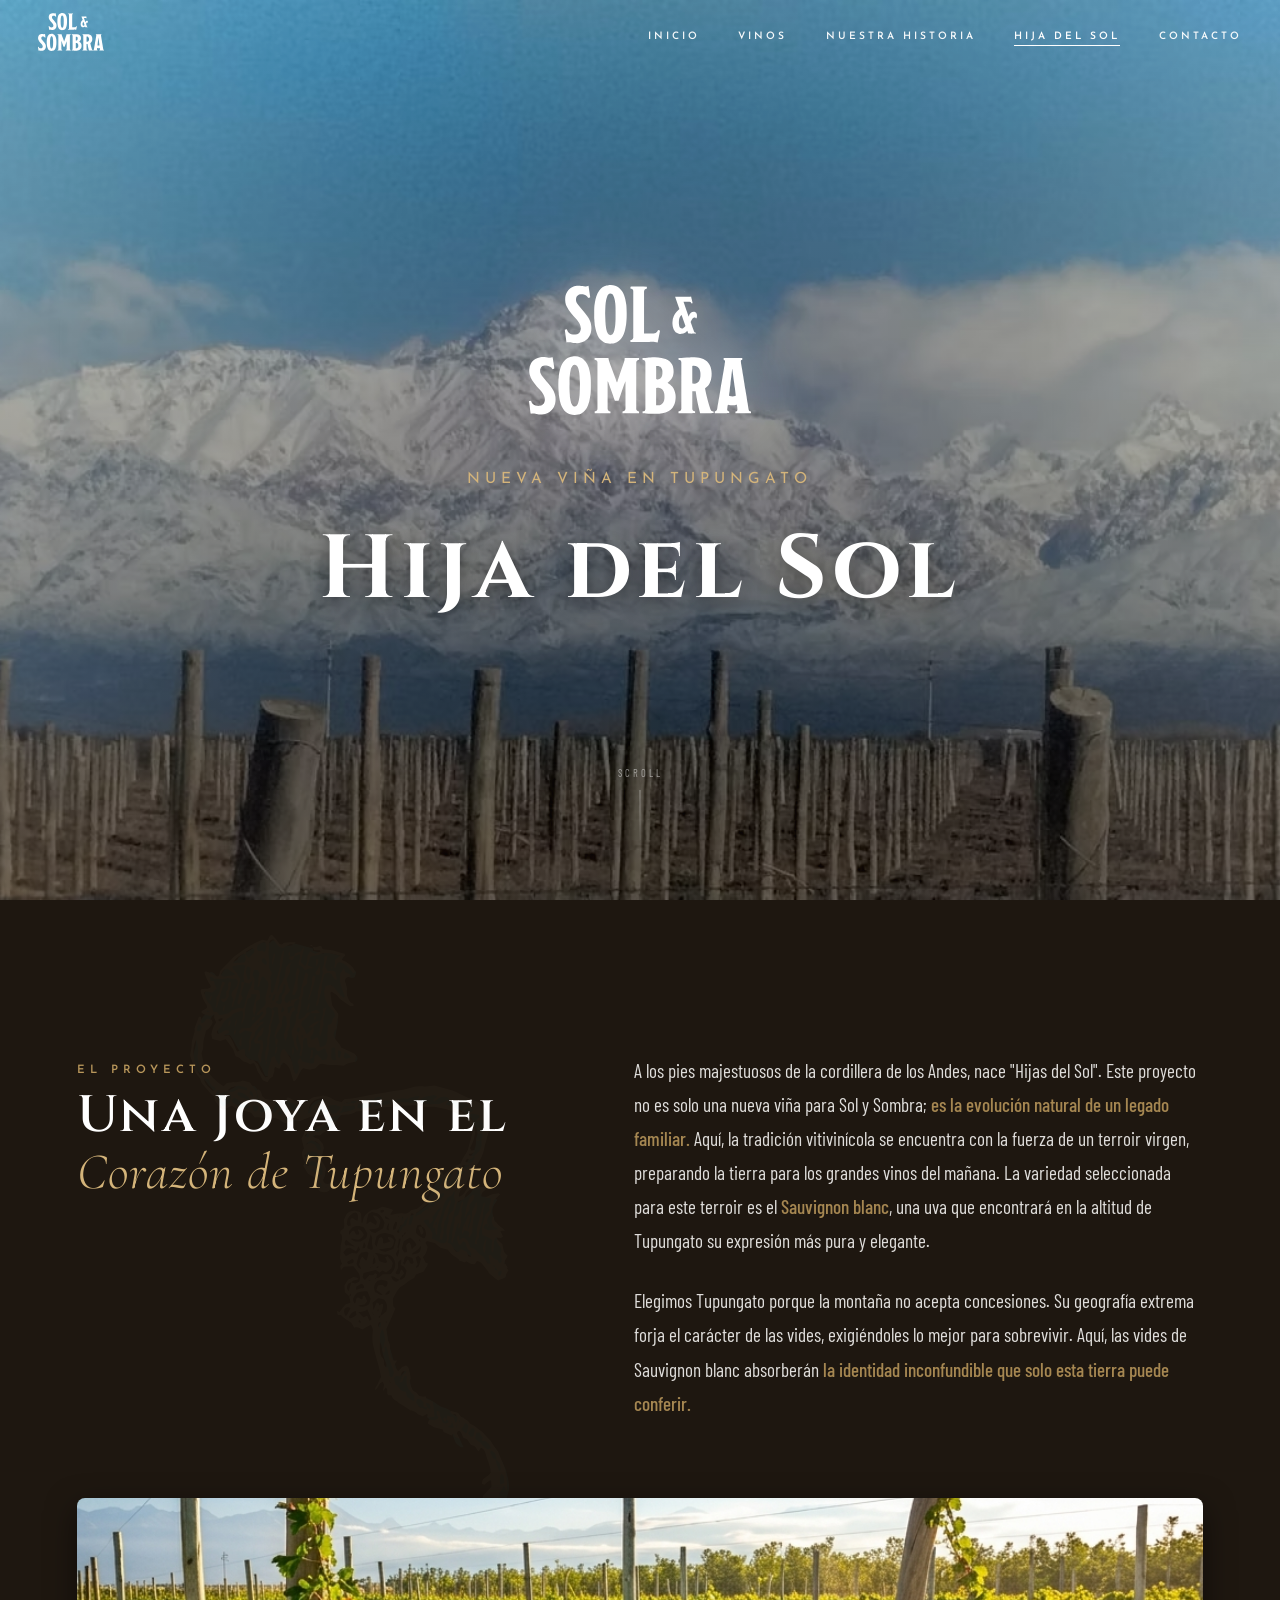
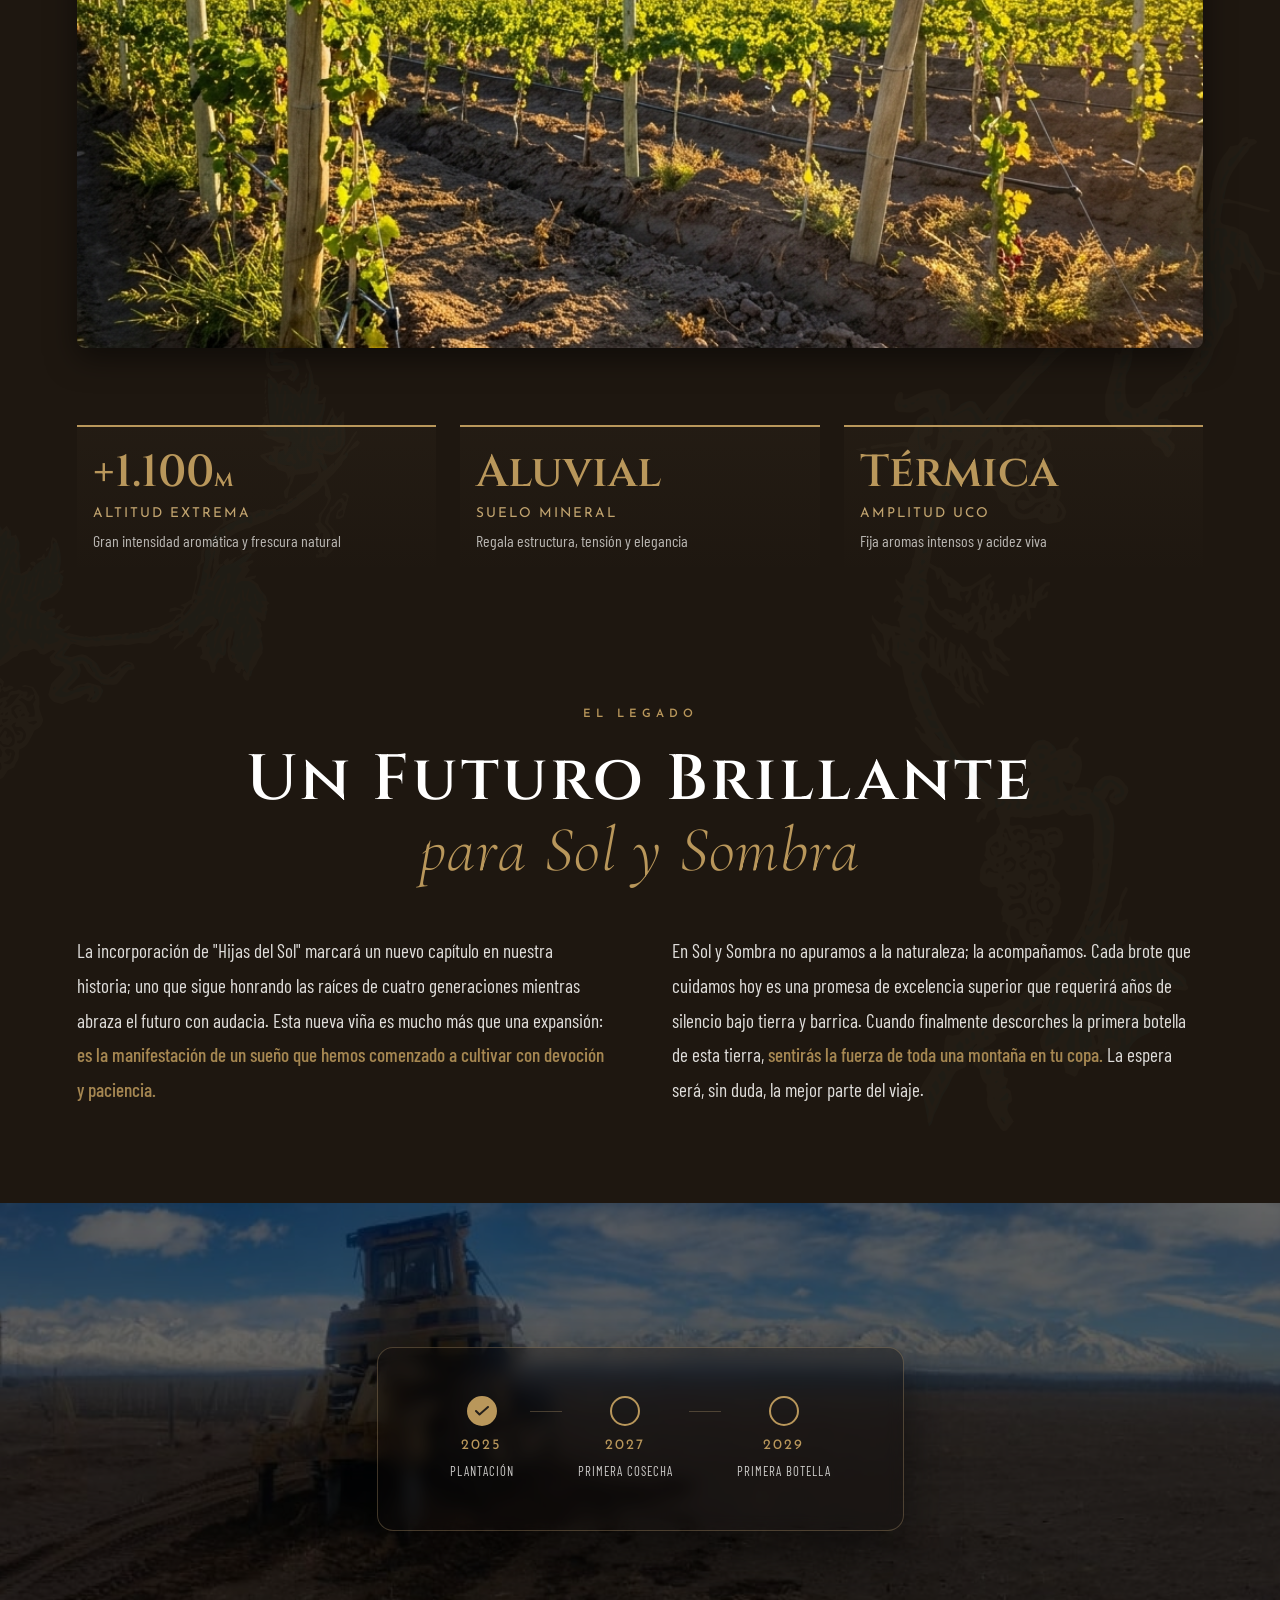
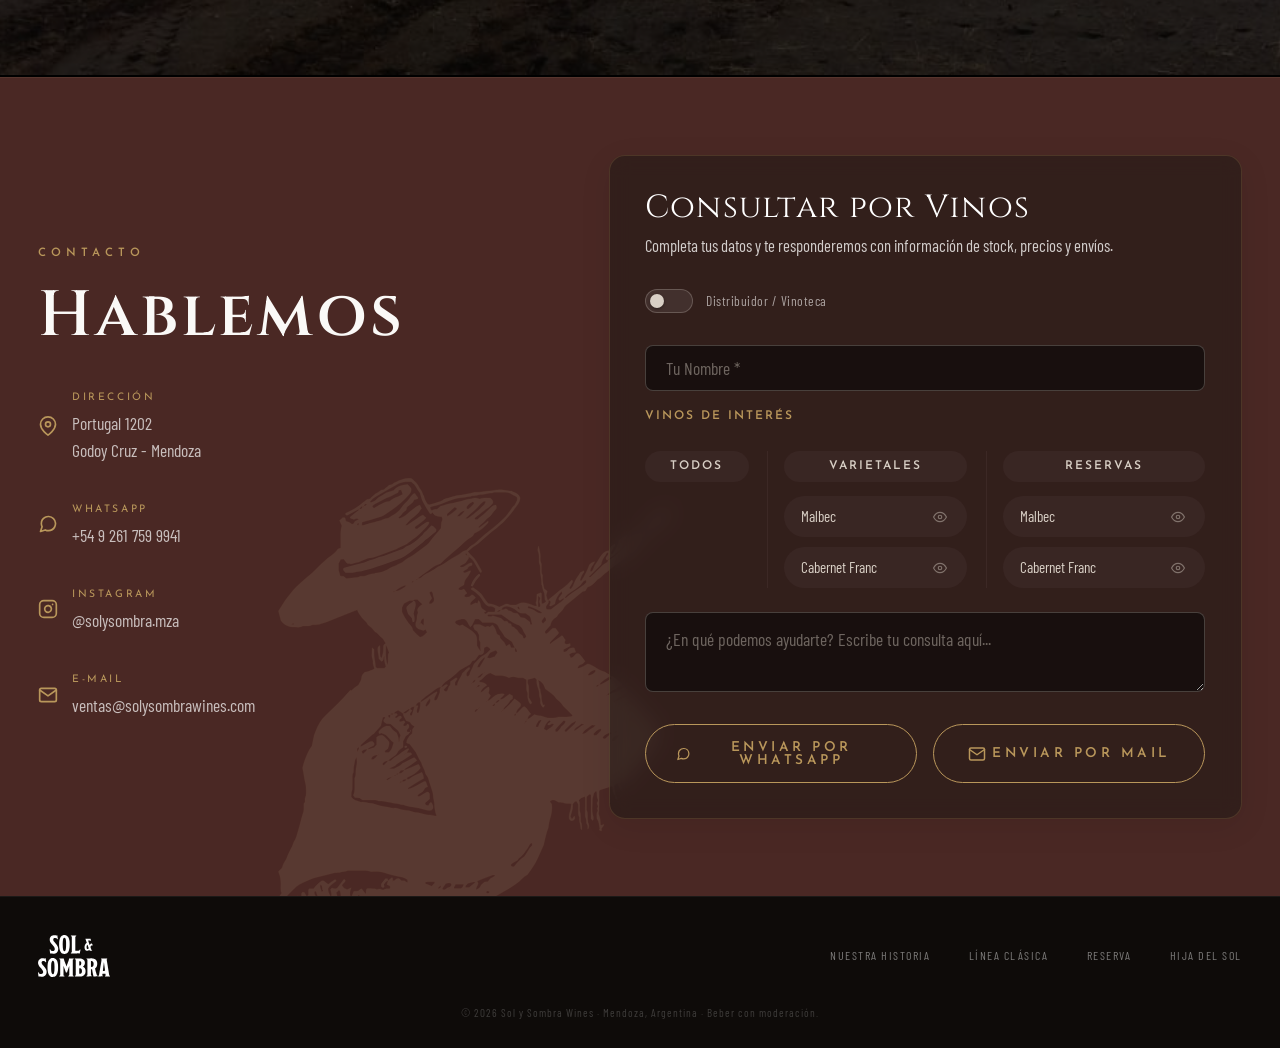
<file: hijadelsol.html>
<!DOCTYPE html>
<html lang="es">

<head>
    <meta charset="UTF-8">
    <meta name="viewport" content="width=device-width, initial-scale=1.0">
    <title>Hija del Sol — Sol y Sombra Wines</title>
    <meta name="description"
        content="El nuevo viñedo Hija del Sol en Tupungato. Un proyecto de Sol y Sombra Wines cultivando a más de 1200 metros de altura.">
    <link rel="canonical" href="https://solysombrawines.com/hijadelsol.html">

    <!-- Open Graph / Facebook -->
    <meta property="og:locale" content="es_ES">
    <meta property="og:type" content="article">
    <meta property="og:title" content="Hija del Sol — Sol y Sombra Wines">
    <meta property="og:description" content="El nuevo viñedo Hija del Sol en Tupungato. Un proyecto de Sol y Sombra Wines cultivando a más de 1200 metros de altura.">
    <meta property="og:url" content="https://solysombrawines.com/hijadelsol.html">
    <meta property="og:site_name" content="Sol y Sombra Wines">
    <meta property="og:image" content="https://solysombrawines.com/assets/img/hija-hero.avif">
    <meta property="og:image:width" content="1200">
    <meta property="og:image:height" content="630">
    <meta property="og:image:type" content="image/avif">

    <!-- Twitter -->
    <meta name="twitter:card" content="summary_large_image">
    <meta name="twitter:title" content="Hija del Sol — Sol y Sombra Wines">
    <meta name="twitter:description" content="El nuevo viñedo Hija del Sol en Tupungato. Un proyecto de Sol y Sombra Wines cultivando a más de 1200 metros de altura.">
    <meta name="twitter:image" content="https://solysombrawines.com/assets/img/hija-hero.avif">

    <link rel="icon" type="image/svg+xml" href="assets/img/favicon.svg">
    <link rel="preconnect" href="https://fonts.googleapis.com">
    <link rel="preconnect" href="https://fonts.gstatic.com" crossorigin>

    <!-- Google tag (gtag.js) -->
    <script async src="https://www.googletagmanager.com/gtag/js?id=G-Z711ZB0DZ3"></script>
    <script>
      window.dataLayer = window.dataLayer || [];
      function gtag(){dataLayer.push(arguments);}
      gtag('js', new Date());

      gtag('config', 'G-Z711ZB0DZ3');
    </script>

    <!-- Microsoft Clarity tag -->
    <script type="text/javascript">
        (function(c,l,a,r,i,t,y){
            c[a]=c[a]||function(){(c[a].q=c[a].q||[]).push(arguments)};
            t=l.createElement(r);t.async=1;t.src="https://www.clarity.ms/tag/"+i;
            y=l.getElementsByTagName(r)[0];y.parentNode.insertBefore(t,y);
        })(window, document, "clarity", "script", "x5ctvn483o");
    </script>

    <!-- Datos estructurados JSON-LD -->
    <script type="application/ld+json">
    {
      "@context": "https://schema.org",
      "@graph": [
        {
          "@type": "WebPage",
          "@id": "https://solysombrawines.com/hijadelsol.html#webpage",
          "url": "https://solysombrawines.com/hijadelsol.html",
          "name": "Hija del Sol — Sol y Sombra Wines",
          "description": "Descubre el proyecto Hija del Sol, un viñedo a más de 1100 metros en Tupungato, Valle de Uco, enfocado en el Sauvignon Blanc premium.",
          "isPartOf": {
            "@type": "WebSite",
            "@id": "https://solysombrawines.com/#website",
            "name": "Sol y Sombra Wines",
            "url": "https://solysombrawines.com/"
          }
        },
        {
          "@type": "Product",
          "@id": "https://solysombrawines.com/hijadelsol.html#product",
          "name": "Hija del Sol Sauvignon Blanc",
          "image": "https://solysombrawines.com/assets/img/hija-hero.avif",
          "description": "El futuro de Sol y Sombra Wines. Proyecto de viñedo de altura extrema en Tupungato a más de 1100 metros. Cuna de nuestro futuro Sauvignon Blanc con suelo aluvial y amplitud térmica extrema.",
          "category": "Wine",
          "brand": {
            "@type": "Brand",
            "name": "Sol y Sombra"
          },
          "manufacturer": {
            "@type": "Winery",
            "@id": "https://solysombrawines.com/#winery",
            "name": "Sol y Sombra Wines"
          },
          "additionalProperty": [
            {
              "@type": "PropertyValue",
              "name": "Variedad",
              "value": "Sauvignon Blanc"
            },
            {
              "@type": "PropertyValue",
              "name": "Origen",
              "value": "Tupungato, Valle de Uco, Mendoza, Argentina"
            },
            {
              "@type": "PropertyValue",
              "name": "Altitud",
              "value": "1100 m.s.n.m."
            },
            {
              "@type": "PropertyValue",
              "name": "Tipo de Suelo",
              "value": "Aluvial y Mineral"
            },
            {
              "@type": "PropertyValue",
              "name": "Hito - Plantación",
              "value": "Año 2025"
            },
            {
              "@type": "PropertyValue",
              "name": "Hito - Primera Cosecha",
              "value": "Año 2027"
            },
            {
              "@type": "PropertyValue",
              "name": "Hito - Primera Botella",
              "value": "Año 2029"
            }
          ]
        }
      ]
    }
    </script>
    <link
        href="https://fonts.googleapis.com/css2?family=Cinzel:wght@400;600;700&family=Cormorant+Garamond:ital,wght@0,300;0,400;1,300;1,400;1,600&family=Barlow+Condensed:wght@300;400;500;600&family=Josefin+Sans:wght@300;400;600&display=swap"
        rel="stylesheet">
    <link rel="stylesheet" href="styles.css">
    <style>
        /* ── HERO 100vh ── */
        .hija-hero {
            position: relative;
            height: 100vh;
            min-height: 600px;
            display: flex;
            align-items: center;
            justify-content: center;
            overflow: hidden;
            background: #0e0b09;
        }

        .hija-hero__bg {
            position: absolute;
            inset: 0;
            width: 100%;
            height: 100%;
            object-fit: cover;
            /* Suavizamos el oscurecimiento para mayor transparencia visual */
            filter: brightness(0.85) contrast(1.1);
            z-index: 0;
        }

        .hija-hero__overlay {
            position: absolute;
            inset: 0;
            background: linear-gradient(to bottom, rgba(14, 11, 9, 0.1) 0%, rgba(14, 11, 9, 0.5) 100%);
            z-index: 1;
        }

        .hija-hero__content {
            position: relative;
            z-index: 2;
            display: flex;
            flex-direction: column;
            align-items: center;
            text-align: center;
            gap: var(--sp-2);
            padding-inline: var(--sp-3);
        }



        /* El Logo sobre la imagen */
        .hija-hero__logo {
            height: clamp(80px, 14vw, 130px);
            width: auto;
            max-width: 80vw;
            margin-bottom: var(--sp-2);
            filter: drop-shadow(0 4px 30px rgba(0, 0, 0, 0.5)) brightness(0) invert(1);
        }

        /* Títulos */
        .hija-hero__subtitle {
            font-family: var(--ff-ui);
            font-size: clamp(0.9rem, 1.2vw, 1.1rem);
            letter-spacing: 5px;
            text-transform: uppercase;
            color: var(--clr-gold-pale);
            margin-bottom: 0.5rem;
        }

        .hija-hero__title {
            font-family: var(--ff-display);
            font-size: clamp(3rem, 7vw, 6rem);
            color: var(--clr-white);
            line-height: 1.0;
            text-shadow: 0 4px 20px rgba(0, 0, 0, 0.5);
        }

        /* ── NEW LAYOUT (Referencia) ── */
        .hija-content {
            background-color: var(--clr-dark-mid);
            color: var(--clr-white);
            padding: clamp(6rem, 12vw, 10rem) var(--sp-4) clamp(4rem, 8vw, 6rem);
        }

        .hija-container {
            max-width: 1140px;
            margin: 0 auto;
        }

        /* Título Principal de la sección */
        .hija-content__main-title {
            font-family: var(--ff-display);
            font-size: clamp(2.5rem, 5vw, 4.5rem);
            color: var(--clr-gold);
            line-height: 1.1;
            margin-bottom: var(--sp-4);
            font-weight: 400;
        }

        /* Wrapper para texto e imagen */
        .hija-content__grid {
            display: flex;
            flex-direction: column;
            gap: var(--sp-4);
        }

        @media (max-width: 900px) {
            .hija-content {
                padding: 2rem 1rem;
            }
        }

        /* Contenido de texto */
        .hija-content__text {
            display: grid;
            grid-template-columns: 1fr 1.25fr;
            gap: var(--sp-5);
            align-items: start;
        }

        @media (max-width: 900px) {
            .hija-content__text {
                grid-template-columns: 1fr;
                gap: var(--sp-3);
            }
        }



        .hija-content__subtitle {
            font-family: var(--ff-display);
            font-size: clamp(2.5rem, 4vw, 3.5rem);
            color: var(--clr-white);
            margin-bottom: var(--sp-2);
            font-weight: 600;
            line-height: 1.1;
        }

        .hija-content__subtitle em {
            font-family: var(--ff-serif);
            font-weight: 300;
            font-style: italic;
            color: var(--clr-gold-pale);
        }

        .hija-content__article p {
            color: var(--clr-off-white);
            font-size: clamp(1.1rem, 1.5vw, 1.25rem);
            line-height: 1.78;
            opacity: 0.88;
            margin-bottom: var(--sp-2);
        }

        .hija-content__article p strong,
        .hija-futuro__cols p strong {
            color: var(--clr-gold);
            font-weight: 500;
        }

        /* ── SECCIÓN FUTURO (Full Width) ── */
        .hija-futuro {
            margin-top: clamp(5rem, 10vw, 8rem);
        }

        .hija-futuro__title {
            font-family: var(--ff-display);
            font-size: clamp(2.5rem, 5vw, 4.5rem);
            color: var(--clr-white);
            font-weight: 600;
            text-align: center;
            margin-bottom: clamp(1.5rem, 4vw, 3rem);
            line-height: 1.1;
        }

        .hija-futuro__title em {
            font-family: var(--ff-serif);
            font-style: italic;
            font-weight: 300;
            color: var(--clr-gold);
        }

        .hija-futuro__cols {
            display: grid;
            grid-template-columns: 1fr 1fr;
            gap: clamp(2rem, 5vw, 4rem);
        }

        .hija-futuro__cols p {
            font-family: var(--ff-body);
            font-size: clamp(1.1rem, 1.5vw, 1.25rem);
            color: var(--clr-off-white);
            line-height: 1.8;
            opacity: 0.88;
        }

        @media (max-width: 768px) {
            .hija-futuro__cols {
                grid-template-columns: 1fr;
            }
        }

        .hija-content__divider {
            height: 1px;
            background: rgba(198, 168, 124, 0.3);
            /* clr-gold-pale con transparencia */
            margin-block: var(--sp-4);
            width: 100%;
        }

        .hija-content__conclusion {
            font-family: var(--ff-body);
            font-size: clamp(1.2rem, 1.8vw, 1.4rem);
            color: var(--clr-gold);
            line-height: 1.6;
        }

        /* Imagen Widescreen */
        .hija-content__img-wrapper {
            position: relative;
            width: 100%;
            height: clamp(380px, 50vh, 580px);
            border-radius: var(--radius-sm);
            overflow: hidden;
            box-shadow: 0 10px 30px rgba(0, 0, 0, 0.5);
        }

        .hija-content__img-wrapper img {
            width: 100%;
            height: 100%;
            object-fit: cover;
            object-position: center;
        }

        /* ── STATS (Tupungato) FRONTEND DESIGN ── */
        .hija-stats {
            display: grid;
            grid-template-columns: repeat(3, 1fr);
            gap: 1.5rem;
            margin-top: var(--sp-2);
            margin-bottom: var(--sp-2);
        }

        .hija-stat-badge {
            display: flex;
            flex-direction: column;
            align-items: flex-start;
            gap: 0.5rem;
            padding: 1.5rem 1rem;
            background: linear-gradient(180deg, rgba(198, 168, 124, 0.03) 0%, transparent 100%);
            border-top: 2px solid var(--clr-gold);
            position: relative;
            transition: all 0.4s cubic-bezier(0.16, 1, 0.3, 1);
        }

        .hija-stat-badge:hover {
            transform: translateY(-5px);
            background: linear-gradient(180deg, rgba(198, 168, 124, 0.08) 0%, transparent 100%);
            border-top-color: var(--clr-white);
        }

        .hija-stat-badge strong {
            color: var(--clr-gold);
            font-family: var(--ff-display);
            font-size: clamp(2.2rem, 3.5vw, 3rem);
            font-weight: 600;
            line-height: 1;
        }

        .hija-stat-badge strong span {
            font-size: 0.5em;
        }

        .hija-stat-content {
            display: flex;
            flex-direction: column;
        }

        .hija-stat-content span {
            color: var(--clr-gold-pale);
            font-size: 0.85rem;
            margin-bottom: 0.2rem;
            font-family: var(--ff-ui);
            text-transform: uppercase;
            letter-spacing: 2px;
            opacity: 0.9;
        }

        .hija-stat-content p {
            font-family: var(--ff-body);
            font-size: 1rem !important;
            color: var(--clr-off-white);
            opacity: 0.7;
            margin: 0 !important;
            line-height: 1.5 !important;
        }

        @media (max-width: 900px) {
            .hija-stats {
                grid-template-columns: 1fr;
            }

            .hija-stat-badge {
                flex-direction: row;
                align-items: center;
                gap: 1.5rem;
                padding: 1.5rem 1rem;
                background: linear-gradient(90deg, rgba(198, 168, 124, 0.03) 0%, transparent 100%);
                border-top: none;
                border-left: 2px solid var(--clr-gold);
            }

            .hija-stat-badge:hover {
                transform: translateX(10px);
                background: linear-gradient(90deg, rgba(198, 168, 124, 0.08) 0%, transparent 100%);
                border-left-color: var(--clr-white);
                border-top-color: transparent;
            }

            .hija-stat-badge strong {
                font-size: 2.5rem;
                min-width: 120px;
            }
        }

        @media (max-width: 600px) {
            .hija-stat-badge {
                flex-direction: column;
                align-items: flex-start;
                gap: 0.5rem;
            }
        }

        /* ── TIMELINE ── */
        .hija-timeline {
            position: relative;
            background-color: var(--clr-dark);
            padding: clamp(6rem, 12vw, 8rem) var(--sp-4);
            display: flex;
            justify-content: center;
            align-items: center;
            border-bottom: 2px solid #000;
            overflow: hidden;
            min-height: 50vh;
        }

        .hija-timeline__bg {
            position: absolute;
            inset: 0;
            width: 100%;
            height: 100%;
            object-fit: cover;
            object-position: center;
            z-index: 0;
            filter: brightness(0.4) saturate(1.2);
            /* Oscurecida para contrastar con el panel */
        }

        .hija-timeline__panel {
            position: relative;
            z-index: 2;
            background-color: rgba(14, 11, 9, 0.35);
            /* Fondo más transparente */
            backdrop-filter: blur(8px);
            border-radius: var(--radius-md);
            padding: clamp(2rem, 4vw, 3rem) clamp(2.5rem, 6vw, 4.5rem);
            /* Padding algo más compacto */
            margin: 1rem;
            /* Margen para asegurar que en móviles no toque los bordes */
            display: flex;
            justify-content: center;
            align-items: center;
            gap: clamp(2rem, 5vw, 4rem);
            flex-wrap: wrap;
            border: 1px solid rgba(198, 168, 124, 0.3);
            width: fit-content;
            /* Se adapta al contenido en lugar de forzar el máximo */
            max-width: 100%;
            box-shadow: 0 20px 50px rgba(0, 0, 0, 0.5);
        }

        .hija-timeline__step {
            display: flex;
            flex-direction: column;
            align-items: center;
            position: relative;
        }

        .hija-timeline__step:not(:last-child)::after {
            content: '';
            position: absolute;
            top: 15px;
            /* centro del círculo */
            left: calc(100% + 1rem);
            width: 2rem;
            height: 1px;
            background: rgba(198, 168, 124, 0.3);
        }

        @media (max-width: 768px) {
            .hija-timeline__step:not(:last-child)::after {
                display: none;
            }

            .hija-timeline__panel {
                flex-direction: column;
                gap: var(--sp-4);
                width: fit-content;
                /* Deja de forzar el anho y se adapta a su contenido */
                min-width: 150px;
                /* Asegurar un min-width para elegancia */
                padding: clamp(2.5rem, 5vw, 3rem) 2rem;
            }
        }

        .hija-timeline__circle {
            width: 30px;
            height: 30px;
            border-radius: 50%;
            border: 2px solid var(--clr-gold);
            margin-bottom: 0.5rem;
            display: flex;
            align-items: center;
            justify-content: center;
        }

        .hija-timeline__circle--active {
            background-color: var(--clr-gold);
        }



        .hija-timeline__year {
            font-family: var(--ff-ui);
            color: var(--clr-gold);
            font-size: 0.9rem;
            letter-spacing: 2px;
            margin-bottom: 0.2rem;
            text-align: center;
        }

        .hija-timeline__label {
            font-family: var(--ff-body);
            color: var(--clr-off-white);
            font-size: 0.8rem;
            text-transform: uppercase;
            letter-spacing: 1px;
            text-align: center;
            opacity: 0.8;
        }
    </style>
</head>

<body>

    <!-- ── HEADER ── -->
    <header class="site-header" id="site-header">
        <a href="index.html" class="header-logo" aria-label="Sol y Sombra – Inicio">
            <img src="assets/img/brand-logo.svg" alt="Sol y Sombra" class="logo-img">
        </a>
        <nav class="site-nav" id="site-nav">
            <ul>
                <li><a href="index.html#inicio">Inicio</a></li>
                <li><a href="index.html#vinos">Vinos</a></li>
                <li><a href="historia.html">Nuestra Historia</a></li>
                <li><a href="hijadelsol.html" class="active">Hija del Sol</a></li>
                <li><a href="index.html#contacto">Contacto</a></li>
            </ul>
        </nav>
        <button class="nav-toggle" id="nav-toggle" aria-label="Menú" aria-expanded="false">
            <span></span><span></span><span></span>
        </button>
        <div class="header-progress" aria-hidden="true">
            <div class="header-progress__bar" id="scroll-progress-bar"></div>
        </div>
    </header>

    <main>
        <!-- ── HERO: PANTALLA COMPLETA ── -->
        <section class="hija-hero">
            <!-- Background Image -->
            <img src="assets/img/hija-hero.avif" alt="Viñedo Hija del Sol" class="hija-hero__bg" loading="eager">
            <div class="hija-hero__overlay"></div>

            <div class="hija-hero__content">


                <!-- Logo sobre la imagen -->
                <img src="assets/img/brand-logo.svg" alt="Sol y Sombra Wines" class="hija-hero__logo">

                <!-- Título -->
                <p class="hija-hero__subtitle">Nueva Viña en Tupungato</p>
                <h1 class="hija-hero__title">Hija del Sol</h1>
            </div>

            <!-- Scroll Hint (Igual que el Index) -->
            <div class="hero__scroll-hint" aria-hidden="true">
                <span>Scroll</span>
                <div class="hero__scroll-line"></div>
            </div>
        </section>

        <!-- ── CONTENIDO PRINCIPAL (MAX 1140px) ── -->
        <section class="hija-content" style="position: relative; overflow: hidden;">
            <img src="assets/img/parra_1.svg" alt="" class="decor-illustration decor-illustration--gold"
                style="top: 2%; left: -5%; width: 500px; transform: rotate(15deg); opacity: 0.04;">
            <img src="assets/img/Parra_2.svg" alt="" class="decor-illustration decor-illustration--gold"
                style="bottom: 5%; right: -5%; width: 500px; transform: rotate(-10deg); opacity: 0.04;">
            <div class="hija-container">

                <div class="hija-content__grid">
                    <!-- Columna de Texto -->
                    <div class="hija-content__text">

                        <!-- Columna izquierda: Títulos -->
                        <article class="hija-content__article">
                            <span class="label label--gold" style="margin-bottom: 0.5rem; display: inline-block;">El Proyecto</span>
                            <h2 class="hija-content__subtitle" style="margin-bottom: 0;">Una Joya en el<br><em>Corazón de Tupungato</em></h2>
                        </article>

                        <!-- Columna derecha: Descripciones -->
                        <article class="hija-content__article">
                            <p>A los pies majestuosos de la cordillera de los Andes, nace "Hijas del Sol". Este proyecto
                                no es solo una nueva viña para Sol y Sombra; <strong>es la evolución natural de un
                                    legado
                                    familiar.</strong> Aquí, la tradición vitivinícola se encuentra con la fuerza de un
                                terroir
                                virgen, preparando la tierra para los grandes vinos del mañana. La variedad seleccionada para este terroir es el <strong>Sauvignon blanc</strong>, una uva que encontrará en la altitud de Tupungato su expresión más pura y elegante.</p>
                            <p style="margin-top: 1.5rem; margin-bottom: 0;">Elegimos Tupungato porque la montaña no acepta concesiones. Su geografía extrema forja el
                                carácter de las vides, exigiéndoles lo mejor para sobrevivir. Aquí, las vides de Sauvignon blanc absorberán
                                <strong>la identidad inconfundible que solo esta tierra puede conferir.</strong>
                            </p>
                        </article>

                    </div>

                    <!-- Columna de Imagen -->
                    <div class="hija-content__img-wrapper">
                        <img src="assets/img/hija-gallery-1.png" alt="Viñedo Hija del Sol en Tupungato" loading="lazy">
                    </div>
                </div>

                <!-- ── STATS / BADGES (Debajo de imagen y texto) ── -->
                <div class="hija-stats" style="margin-top: clamp(3rem, 6vw, 5rem);">
                    <div class="hija-stat-badge">
                        <strong>+1.100<span>m</span></strong>
                        <div class="hija-stat-content">
                            <span>Altitud Extrema</span>
                            <p>Gran intensidad aromática y frescura natural</p>
                        </div>
                    </div>
                    <div class="hija-stat-badge">
                        <strong>Aluvial</strong>
                        <div class="hija-stat-content">
                            <span>Suelo Mineral</span>
                            <p>Regala estructura, tensión y elegancia</p>
                        </div>
                    </div>
                    <div class="hija-stat-badge">
                        <strong>Térmica</strong>
                        <div class="hija-stat-content">
                            <span>Amplitud Uco</span>
                            <p>Fija aromas intensos y acidez viva</p>
                        </div>
                    </div>
                </div>

                <!-- SECCIÓN FUTURO (FULL WIDTH) -->
                <article class="hija-futuro">
                    <div style="display: flex; justify-content: center; margin-bottom: 0.5rem;">
                        <span class="label label--gold">El Legado</span>
                    </div>
                    <h2 class="hija-futuro__title">Un Futuro Brillante<br><em>para Sol y Sombra</em></h2>
                    <div class="hija-futuro__cols">
                        <p>La incorporación de "Hijas del Sol" marcará un nuevo capítulo en nuestra historia; uno que
                            sigue honrando las raíces de cuatro generaciones mientras abraza el futuro con audacia. Esta
                            nueva viña es mucho más que una expansión: <strong>es la manifestación de un sueño que hemos
                                comenzado a cultivar con devoción y paciencia.</strong></p>
                        <p>En Sol y Sombra no apuramos a la naturaleza; la acompañamos. Cada brote que cuidamos hoy es
                            una promesa de excelencia superior que requerirá años de silencio bajo tierra y barrica.
                            Cuando finalmente descorches la primera botella de esta tierra, <strong>sentirás la fuerza
                                de toda
                                una montaña en tu copa.</strong> La espera será, sin duda, la mejor parte del viaje.</p>
                    </div>
                </article>

            </div>
        </section>

        <!-- ── TIMELINE ── -->
        <section class="hija-timeline">
            <!-- Imagen de fondo -->
            <img src="assets/img/hija-gallery-2.jpg" alt="Viñedo Tupungato" class="hija-timeline__bg" loading="lazy">

            <div class="hija-timeline__panel">

                <div class="hija-timeline__step">
                    <div class="hija-timeline__circle hija-timeline__circle--active">
                        <svg width="14" height="10" viewBox="0 0 14 10" fill="none" xmlns="http://www.w3.org/2000/svg">
                            <path d="M1 5L4.5 8.5L13 1" stroke="#25201b" stroke-width="2" stroke-linecap="round"
                                stroke-linejoin="round" />
                        </svg>
                    </div>
                    <span class="hija-timeline__year">2025</span>
                    <span class="hija-timeline__label">PLANTACIÓN</span>
                </div>

                <div class="hija-timeline__step">
                    <div class="hija-timeline__circle"></div>
                    <span class="hija-timeline__year">2027</span>
                    <span class="hija-timeline__label">PRIMERA COSECHA</span>
                </div>

                <div class="hija-timeline__step">
                    <div class="hija-timeline__circle"></div>
                    <span class="hija-timeline__year">2029</span>
                    <span class="hija-timeline__label">PRIMERA BOTELLA</span>
                </div>

            </div>
        </section>

        <!-- ══════════════════════════════════════
             CONTACTO / NEWSLETTER
        ══════════════════════════════════════ -->
        <section class="contacto" id="contacto"
            style="border-top: 1px solid rgba(198,168,124,0.1); position: relative; overflow: hidden;">
            <img src="assets/img/man.svg" alt="" class="decor-illustration decor-illustration--gold decor-illustration--visible-mobile contacto__bg-image">
            <div class="container contacto__inner">

                <div class="contacto__info">
                    <span class="label label--gold">Contacto</span>
                    <h2 class="contacto__title">Hablemos</h2>
                    <div class="contacto__details">
                        <div class="contacto__item">
                            <div class="contacto__icon">
                                <svg xmlns="http://www.w3.org/2000/svg" width="20" height="20" viewBox="0 0 24 24" fill="none" stroke="currentColor" stroke-width="2" stroke-linecap="round" stroke-linejoin="round"><path d="M21 10c0 7-9 13-9 13s-9-6-9-13a9 9 0 0 1 18 0z"></path><circle cx="12" cy="10" r="3"></circle></svg>
                            </div>
                            <div class="contacto__item-content">
                                <em>Dirección</em>
                                <p>Portugal 1202<br>Godoy Cruz - Mendoza</p>
                            </div>
                        </div>
                        <div class="contacto__item">
                            <div class="contacto__icon">
                                <svg xmlns="http://www.w3.org/2000/svg" width="20" height="20" viewBox="0 0 24 24" fill="none" stroke="currentColor" stroke-width="2" stroke-linecap="round" stroke-linejoin="round"><path d="M21 11.5a8.38 8.38 0 0 1-.9 3.8 8.5 8.5 0 0 1-7.6 4.7 8.38 8.38 0 0 1-3.8-.9L3 21l1.9-5.7a8.38 8.38 0 0 1-.9-3.8 8.5 8.5 0 0 1 4.7-7.6 8.38 8.38 0 0 1 3.8-.9h.5a8.48 8.48 0 0 1 8 8v.5z"></path></svg>
                            </div>
                            <div class="contacto__item-content">
                                <em>WhatsApp</em>
                                <a href="https://wa.me/5492617599941" target="_blank">+54 9 261 759 9941</a>
                            </div>
                        </div>
                        <div class="contacto__item">
                            <div class="contacto__icon">
                                <svg xmlns="http://www.w3.org/2000/svg" width="20" height="20" viewBox="0 0 24 24" fill="none" stroke="currentColor" stroke-width="2" stroke-linecap="round" stroke-linejoin="round"><rect x="2" y="2" width="20" height="20" rx="5" ry="5"></rect><path d="M16 11.37A4 4 0 1 1 12.63 8 4 4 0 0 1 16 11.37z"></path><line x1="17.5" y1="6.5" x2="17.51" y2="6.5"></line></svg>
                            </div>
                            <div class="contacto__item-content">
                                <em>Instagram</em>
                                <a href="https://www.instagram.com/solysombra.mza?igsh=MXgwdmI1enU2NXRjdw==" target="_blank" class="contacto__instagram-link">@solysombra.mza</a>
                            </div>
                        </div>
                        <div class="contacto__item">
                            <div class="contacto__icon">
                                <svg xmlns="http://www.w3.org/2000/svg" width="20" height="20" viewBox="0 0 24 24" fill="none" stroke="currentColor" stroke-width="2" stroke-linecap="round" stroke-linejoin="round"><path d="M4 4h16c1.1 0 2 .9 2 2v12c0 1.1-.9 2-2 2H4c-1.1 0-2-.9-2-2V6c0-1.1.9-2 2-2z"></path><polyline points="22,6 12,13 2,6"></polyline></svg>
                            </div>
                            <div class="contacto__item-content">
                                <em>E-mail</em>
                                <a href="mailto:ventas@solysombrawines.com?subject=Consulta%20Sol%20y%20Sombra">ventas@solysombrawines.com</a>
                            </div>
                        </div>
                    </div>
                </div>

                <div class="contacto__form-container" id="contactoFormContainer">
                    <h3 class="contacto__form-title">Consultar por Vinos</h3>
                    <p class="contacto__form-desc">Completa tus datos y te responderemos con información de stock, precios y envíos.</p>
                    <form id="wineContactForm" class="contacto__form" novalidate>
                        <!-- Campo honeypot oculto para capturar bots de spam (Seguridad) -->
                        <div style="display:none;" aria-hidden="true">
                            <input type="text" id="formHoneypot" name="honey_pot" tabindex="-1" autocomplete="off">
                        </div>

                        <div class="form-row form-row--switch">
                            <div class="form-group form-group--switch">
                                <label class="switch-container">
                                    <input type="checkbox" id="formClientType" name="client_type" class="switch-input">
                                    <span class="switch-slider"></span>
                                    <span class="switch-label">Distribuidor / Vinoteca</span>
                                </label>
                            </div>
                            <!-- Campo condicional para Empresa o Negocio (B2B) -->
                            <div class="form-group" id="groupBusiness">
                                <input type="text" id="formBusiness" name="business" placeholder="Nombre de tu Empresa / Negocio">
                            </div>
                        </div>

                        <div class="form-group">
                            <input type="text" id="formName" name="name" placeholder="Tu Nombre *" required>
                        </div>

                        <div class="form-group">
                            <label class="multiselect-title">Vinos de Interés</label>
                            <div class="multiselect-grid">
                                <!-- Columna 1: Todos -->
                                <div class="multiselect-col">
                                    <button type="button" class="multiselect-header-btn" id="btn-select-all">Todos</button>
                                </div>
                                <!-- Columna 2: Varietales -->
                                <div class="multiselect-col">
                                    <button type="button" class="multiselect-header-btn" id="btn-select-varietales">Varietales</button>
                                    <div class="multiselect-list">
                                        <label class="wine-chip" for="wine-varietal-malbec">
                                            <input type="checkbox" id="wine-varietal-malbec" value="varietal-malbec" class="chip-input">
                                            <span class="chip-text">
                                                Malbec
                                                <button type="button" class="wine-chip-view js-view-wine" data-wine="varietal-malbec" title="Ver ficha técnica">
                                                    <svg xmlns="http://www.w3.org/2000/svg" width="14" height="14" viewBox="0 0 24 24" fill="none" stroke="currentColor" stroke-width="2" stroke-linecap="round" stroke-linejoin="round"><path d="M1 12s4-8 11-8 11 8 11 8-4 8-11 8-11-8-11-8z"></path><circle cx="12" cy="12" r="3"></circle></svg>
                                                </button>
                                            </span>
                                        </label>
                                        <label class="wine-chip" for="wine-varietal-cabernet">
                                            <input type="checkbox" id="wine-varietal-cabernet" value="varietal-cabernet" class="chip-input">
                                            <span class="chip-text">
                                                Cabernet Franc
                                                <button type="button" class="wine-chip-view js-view-wine" data-wine="varietal-cabernet" title="Ver ficha técnica">
                                                    <svg xmlns="http://www.w3.org/2000/svg" width="14" height="14" viewBox="0 0 24 24" fill="none" stroke="currentColor" stroke-width="2" stroke-linecap="round" stroke-linejoin="round"><path d="M1 12s4-8 11-8 11 8 11 8-4 8-11 8-11-8-11-8z"></path><circle cx="12" cy="12" r="3"></circle></svg>
                                                </button>
                                            </span>
                                        </label>
                                    </div>
                                </div>
                                <!-- Columna 3: Reservas -->
                                <div class="multiselect-col">
                                    <button type="button" class="multiselect-header-btn" id="btn-select-reservas">Reservas</button>
                                    <div class="multiselect-list">
                                        <label class="wine-chip" for="wine-reserva-malbec">
                                            <input type="checkbox" id="wine-reserva-malbec" value="reserva-malbec" class="chip-input">
                                            <span class="chip-text">
                                                Malbec
                                                <button type="button" class="wine-chip-view js-view-wine" data-wine="reserva-malbec" title="Ver ficha técnica">
                                                    <svg xmlns="http://www.w3.org/2000/svg" width="14" height="14" viewBox="0 0 24 24" fill="none" stroke="currentColor" stroke-width="2" stroke-linecap="round" stroke-linejoin="round"><path d="M1 12s4-8 11-8 11 8 11 8-4 8-11 8-11-8-11-8z"></path><circle cx="12" cy="12" r="3"></circle></svg>
                                                </button>
                                            </span>
                                        </label>
                                        <label class="wine-chip" for="wine-reserva-cabernet">
                                            <input type="checkbox" id="wine-reserva-cabernet" value="reserva-cabernet" class="chip-input">
                                            <span class="chip-text">
                                                Cabernet Franc
                                                <button type="button" class="wine-chip-view js-view-wine" data-wine="reserva-cabernet" title="Ver ficha técnica">
                                                    <svg xmlns="http://www.w3.org/2000/svg" width="14" height="14" viewBox="0 0 24 24" fill="none" stroke="currentColor" stroke-width="2" stroke-linecap="round" stroke-linejoin="round"><path d="M1 12s4-8 11-8 11 8 11 8-4 8-11 8-11-8-11-8z"></path><circle cx="12" cy="12" r="3"></circle></svg>
                                                </button>
                                            </span>
                                        </label>
                                    </div>
                                </div>
                            </div>
                        </div>

                        <div class="form-group">
                            <textarea id="formMessage" name="message" placeholder="¿En qué podemos ayudarte? Escribe tu consulta aquí..." rows="3"></textarea>
                        </div>
                        <div class="form-submit-row">
                            <button type="button" id="btnSubmitWhatsapp" class="btn btn--whatsapp-form">
                                <svg xmlns="http://www.w3.org/2000/svg" width="18" height="18" viewBox="0 0 24 24" fill="none" stroke="currentColor" stroke-width="2" stroke-linecap="round" stroke-linejoin="round" style="margin-right: 6px; vertical-align: middle;"><path d="M21 11.5a8.38 8.38 0 0 1-.9 3.8 8.5 8.5 0 0 1-7.6 4.7 8.38 8.38 0 0 1-3.8-.9L3 21l1.9-5.7a8.38 8.38 0 0 1-.9-3.8 8.5 8.5 0 0 1 4.7-7.6 8.38 8.38 0 0 1 3.8-.9h.5a8.48 8.48 0 0 1 8 8v.5z"></path></svg>
                                Enviar por WhatsApp
                            </button>
                            <button type="button" id="btnSubmitEmail" class="btn btn--email-form">
                                <svg xmlns="http://www.w3.org/2000/svg" width="18" height="18" viewBox="0 0 24 24" fill="none" stroke="currentColor" stroke-width="2" stroke-linecap="round" stroke-linejoin="round" style="margin-right: 6px; vertical-align: middle;"><path d="M4 4h16c1.1 0 2 .9 2 2v12c0 1.1-.9 2-2 2H4c-1.1 0-2-.9-2-2V6c0-1.1.9-2 2-2z"></path><polyline points="22,6 12,13 2,6"></polyline></svg>
                                Enviar por Mail
                            </button>
                        </div>
                    </form>
                </div>

            </div>
        </section>
    </main>

    <!-- ══════════════════════════════════════
         FOOTER
    ══════════════════════════════════════ -->
    <footer class="site-footer">
        <div class="container site-footer__inner">
            <img src="assets/img/brand-logo.svg" alt="Sol y Sombra" class="footer-logo"
                style="filter: brightness(0) invert(1);">
            <div class="footer-links">
                <a href="historia.html">Nuestra Historia</a>
                <a href="index.html#vinos">Línea Clásica</a>
                <a href="index.html#vinos">Reserva</a>
                <a href="hijadelsol.html" class="active">Hija del Sol</a>
            </div>
            <!-- <span class="footer-lang">ES · <span class="footer-lang--off">EN</span></span> -->
        </div>
        <p class="site-footer__legal">© 2026 Sol y Sombra Wines · Mendoza, Argentina · Beber con moderación.</p>
    </footer>

    <script src="script.js"></script>
</body>

</html>
</file>
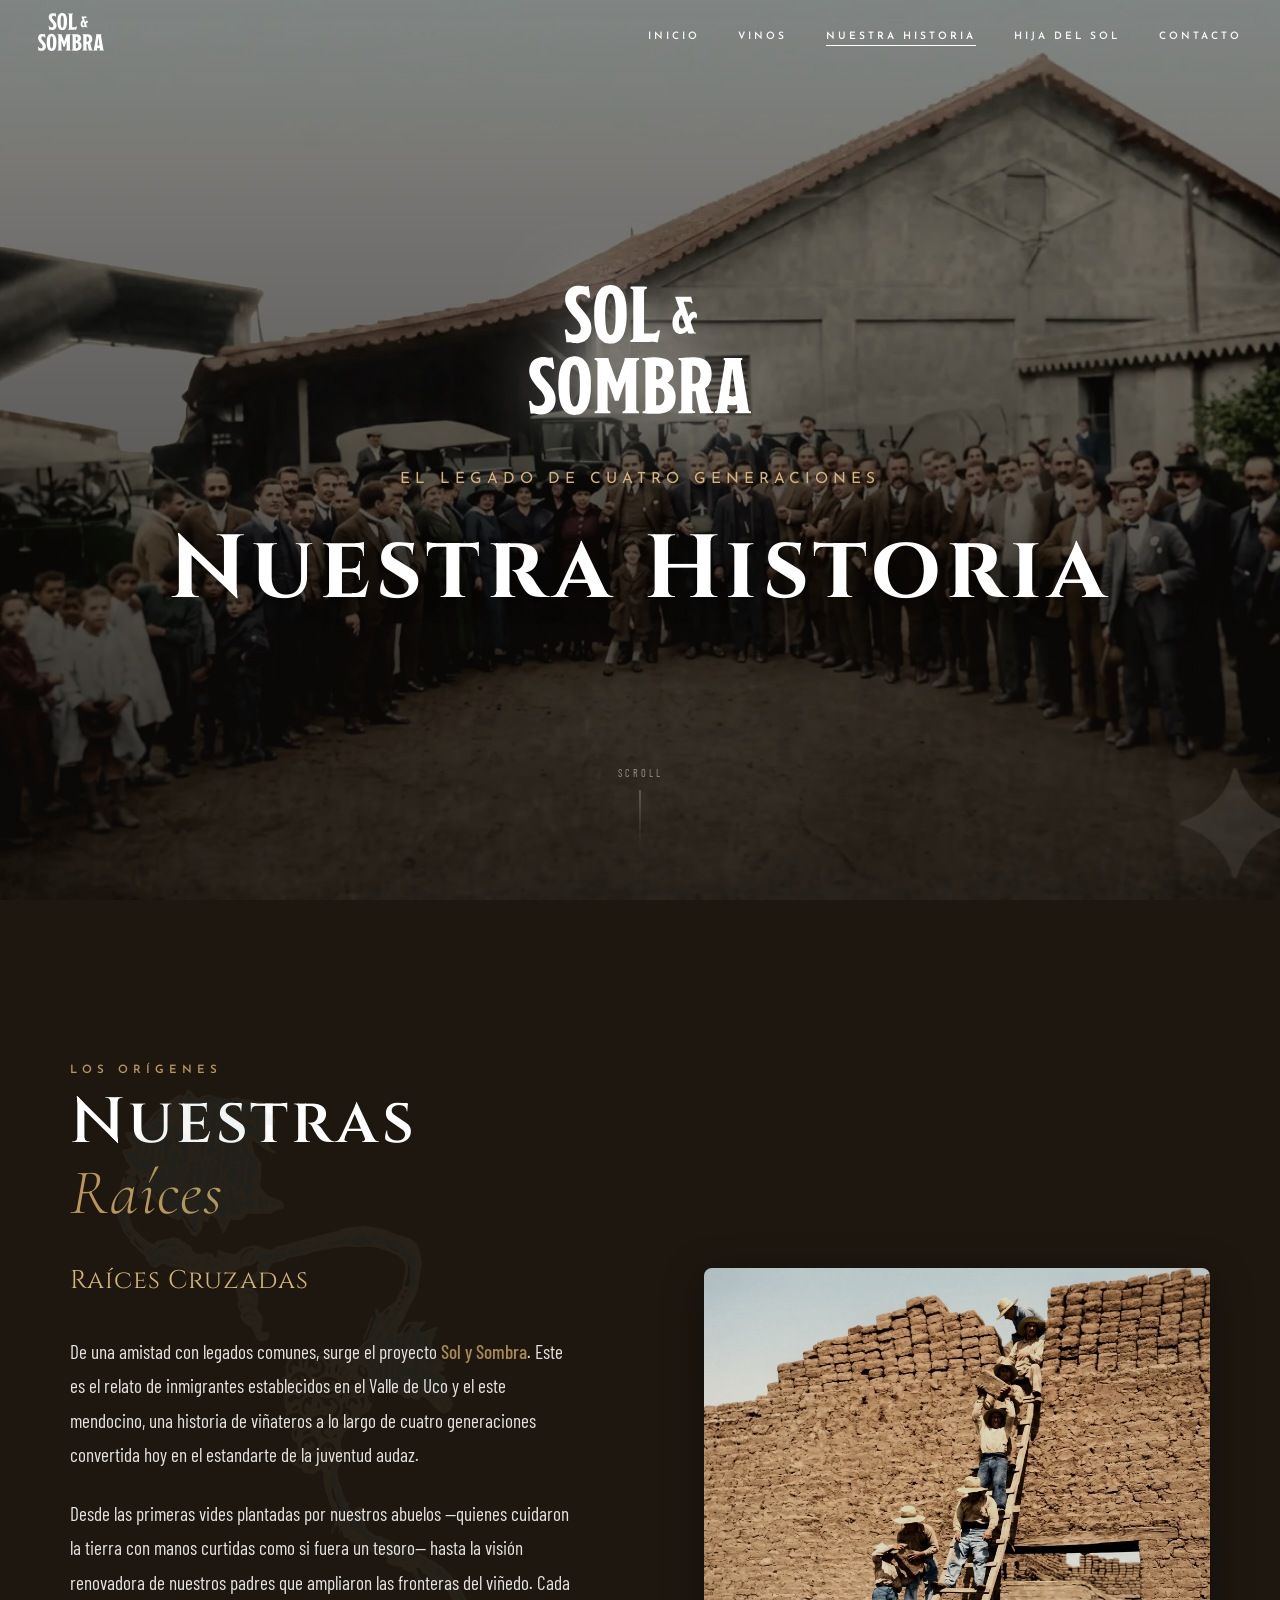
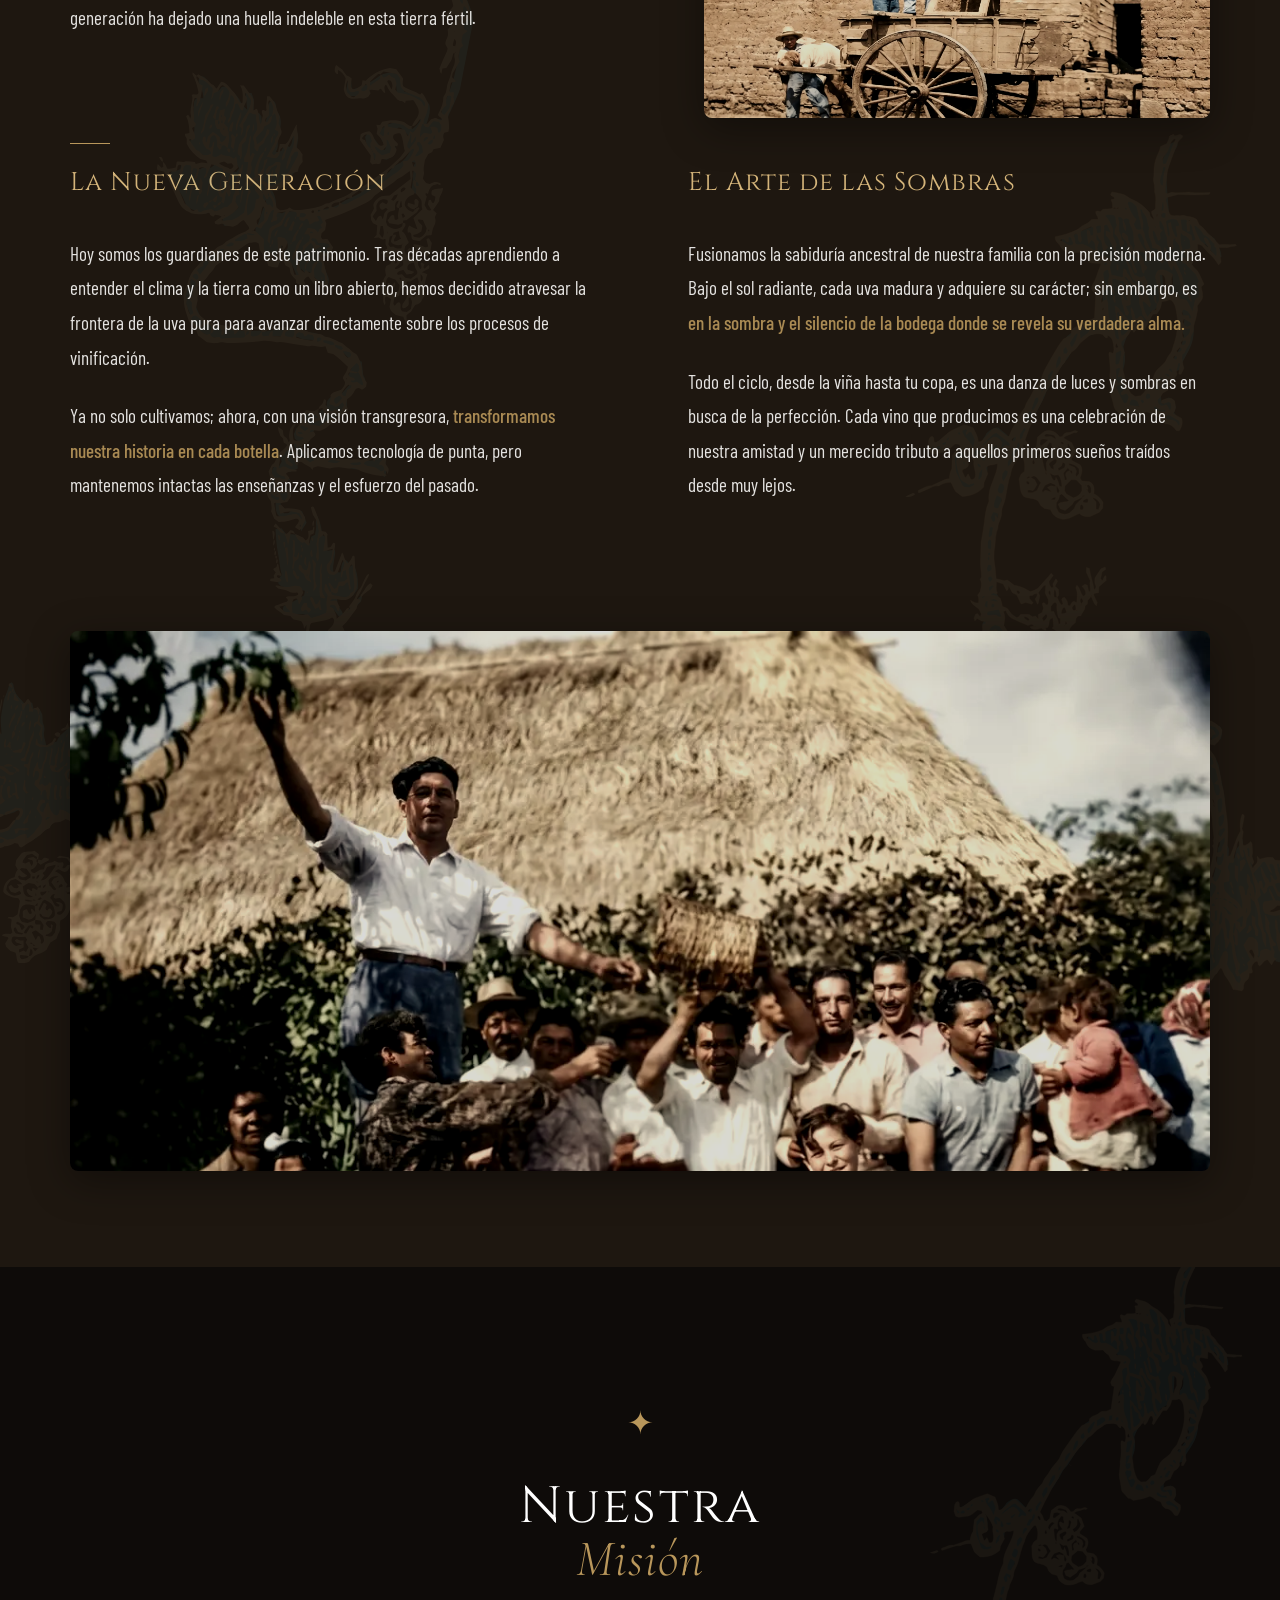
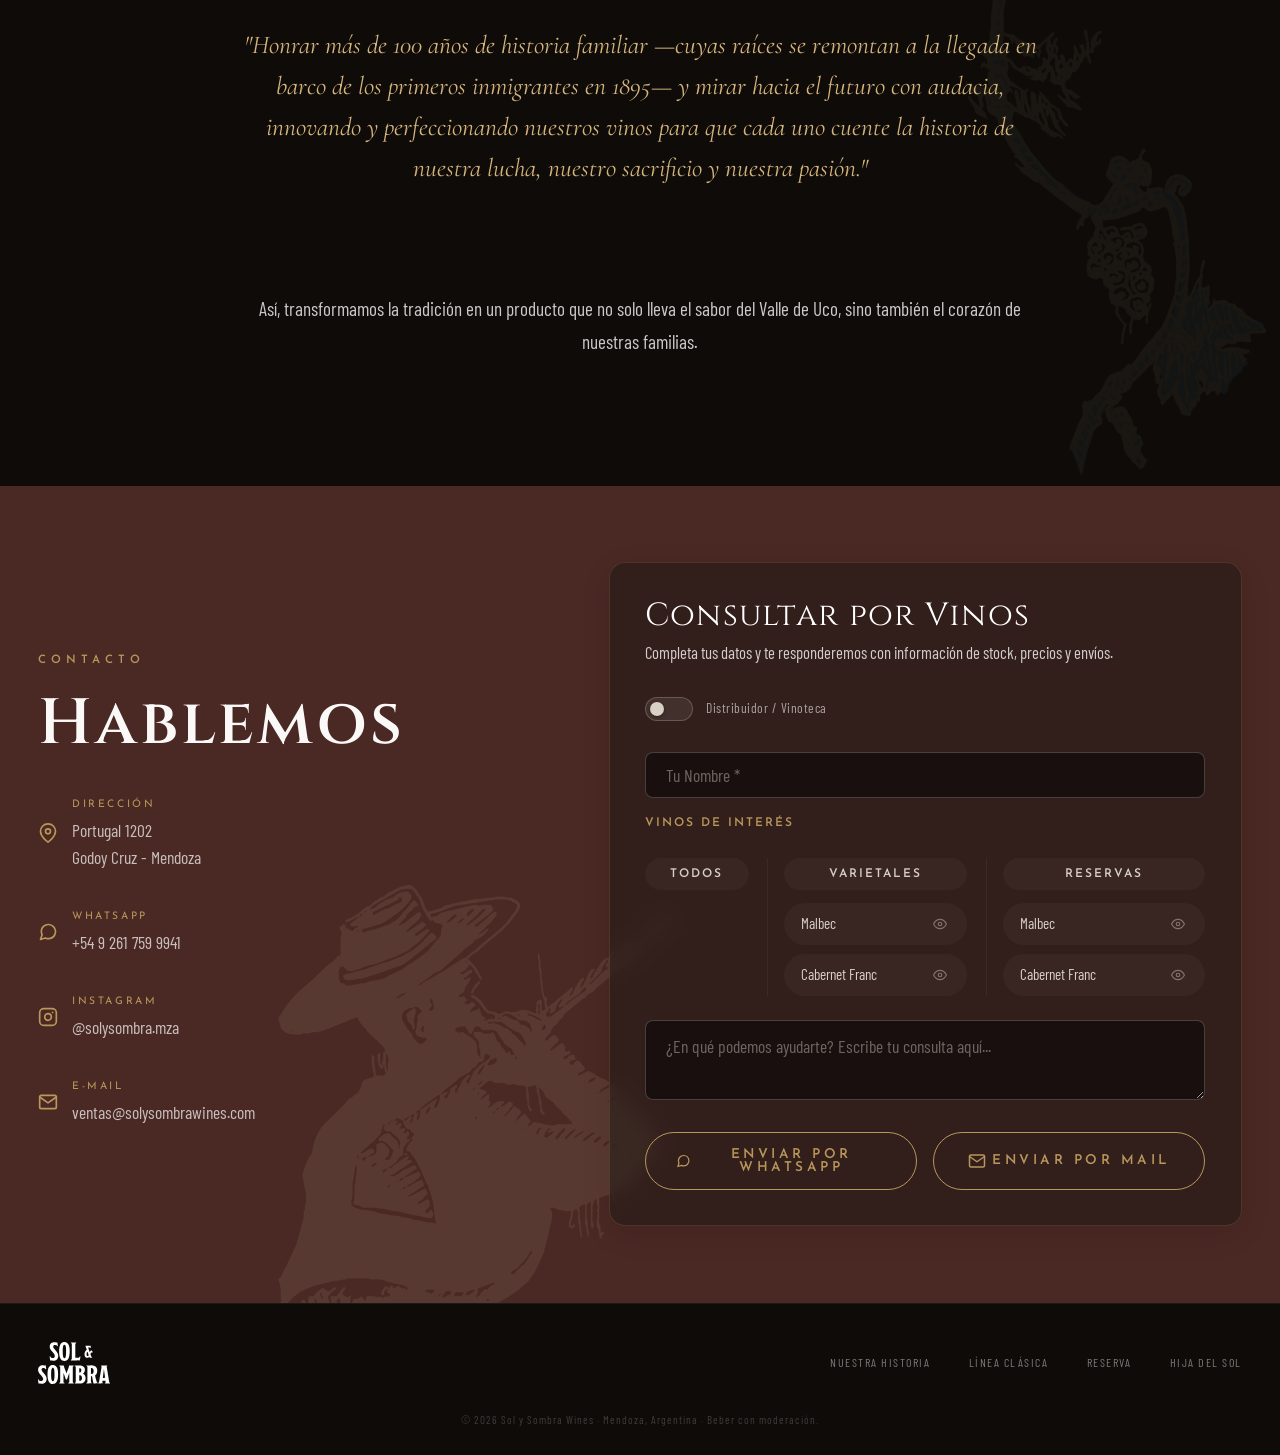
<file: historia.html>
<!DOCTYPE html>
<html lang="es">

<head>
    <meta charset="UTF-8">
    <meta name="viewport" content="width=device-width, initial-scale=1.0">
    <title>Nuestra Historia — Sol y Sombra Wines</title>
    <meta name="description"
        content="Conoce la historia de cuatro generaciones de viñateros convertida en vinos de excelencia en el corazón de Mendoza.">
    <link rel="canonical" href="https://solysombrawines.com/historia.html">

    <!-- Open Graph / Facebook -->
    <meta property="og:locale" content="es_ES">
    <meta property="og:type" content="article">
    <meta property="og:title" content="Nuestra Historia — Sol y Sombra Wines">
    <meta property="og:description" content="Conoce la historia de cuatro generaciones de viñateros convertida en vinos de excelencia en el corazón de Mendoza.">
    <meta property="og:url" content="https://solysombrawines.com/historia.html">
    <meta property="og:site_name" content="Sol y Sombra Wines">
    <meta property="og:image" content="https://solysombrawines.com/assets/img/historia-hero.webp">
    <meta property="og:image:width" content="1200">
    <meta property="og:image:height" content="630">
    <meta property="og:image:type" content="image/webp">

    <!-- Twitter -->
    <meta name="twitter:card" content="summary_large_image">
    <meta name="twitter:title" content="Nuestra Historia — Sol y Sombra Wines">
    <meta name="twitter:description" content="Conoce la historia de cuatro generaciones de viñateros convertida en vinos de excelencia en el corazón de Mendoza.">
    <meta name="twitter:image" content="https://solysombrawines.com/assets/img/historia-hero.webp">

    <link rel="icon" type="image/svg+xml" href="assets/img/favicon.svg">
    <!-- Google Fonts -->
    <link rel="preconnect" href="https://fonts.googleapis.com">
    <link rel="preconnect" href="https://fonts.gstatic.com" crossorigin>

    <!-- Google tag (gtag.js) -->
    <script async src="https://www.googletagmanager.com/gtag/js?id=G-Z711ZB0DZ3"></script>
    <script>
      window.dataLayer = window.dataLayer || [];
      function gtag(){dataLayer.push(arguments);}
      gtag('js', new Date());

      gtag('config', 'G-Z711ZB0DZ3');
    </script>

    <!-- Microsoft Clarity tag -->
    <script type="text/javascript">
        (function(c,l,a,r,i,t,y){
            c[a]=c[a]||function(){(c[a].q=c[a].q||[]).push(arguments)};
            t=l.createElement(r);t.async=1;t.src="https://www.clarity.ms/tag/"+i;
            y=l.getElementsByTagName(r)[0];y.parentNode.insertBefore(t,y);
        })(window, document, "clarity", "script", "x5ctvn483o");
    </script>

    <!-- Datos estructurados JSON-LD -->
    <script type="application/ld+json">
    {
      "@context": "https://schema.org",
      "@graph": [
        {
          "@type": "AboutPage",
          "@id": "https://solysombrawines.com/historia.html#webpage",
          "url": "https://solysombrawines.com/historia.html",
          "name": "Nuestra Historia — Sol y Sombra Wines",
          "description": "Conoce la historia de cuatro generaciones de viñateros convertida en vinos de excelencia en el corazón de Mendoza, de la mano de Ucumale SAS.",
          "isPartOf": {
            "@type": "WebSite",
            "@id": "https://solysombrawines.com/#website",
            "name": "Sol y Sombra Wines",
            "url": "https://solysombrawines.com/"
          },
          "about": {
            "@type": "Winery",
            "@id": "https://solysombrawines.com/#winery",
            "name": "Sol y Sombra Wines",
            "alternateName": "Ucumale SAS",
            "description": "Bodega familiar en Mendoza fundando sus orígenes en Tupungato y el este mendocino.",
            "telephone": "+5492617599941",
            "email": "ventas@solysombrawines.com",
            "address": {
              "@type": "PostalAddress",
              "streetAddress": "Portugal 1202",
              "addressLocality": "Godoy Cruz",
              "addressRegion": "Mendoza",
              "postalCode": "M5501",
              "addressCountry": "AR"
            }
          }
        }
      ]
    }
    </script>
    <link
        href="https://fonts.googleapis.com/css2?family=Cinzel:wght@400;600;700&family=Cormorant+Garamond:ital,wght@0,300;0,400;1,300;1,400;1,600&family=Barlow+Condensed:wght@300;400;500;600&family=Josefin+Sans:wght@300;400;600&display=swap"
        rel="stylesheet">
    <link rel="stylesheet" href="styles.css">
    <style>
        /* ── HERO 100vh ── */
        .historia-hero {
            position: relative;
            height: 100vh;
            min-height: 600px;
            display: flex;
            align-items: center;
            justify-content: center;
            overflow: hidden;
            background: var(--clr-dark);
        }

        .img-wrapper-nowmk {
            position: absolute;
            inset: 0;
            width: 100%;
            height: 100%;
            overflow: hidden;
            z-index: 0;
        }

        .img-nowmk {
            width: 100%;
            height: 100%;
            /* Extend height to crop bottom */
            object-fit: cover;
            object-position: center top;
            /* Push the bottom out of frame */
            filter: sepia(0.3) contrast(1.1) brightness(0.85);
            /* Dale un tono levemente cálido e histórico */
        }

        .historia-hero__overlay {
            position: absolute;
            inset: 0;
            background: linear-gradient(to bottom, rgba(14, 11, 9, 0.4) 0%, rgba(14, 11, 9, 0.8) 100%);
            z-index: 1;
        }

        .historia-hero__content {
            position: relative;
            z-index: 2;
            display: flex;
            flex-direction: column;
            align-items: center;
            text-align: center;
            gap: var(--sp-2);
            padding-inline: clamp(1.2rem, 4vw, var(--sp-3));
        }

        .historia-hero__logo {
            height: clamp(80px, 14vw, 130px);
            width: auto;
            max-width: 80vw;
            margin-bottom: var(--sp-2);
            filter: drop-shadow(0 4px 30px rgba(0, 0, 0, 0.5)) brightness(0) invert(1);
        }

        .historia-hero__subtitle {
            font-family: var(--ff-ui);
            font-size: clamp(0.9rem, 1.2vw, 1.1rem);
            letter-spacing: 5px;
            text-transform: uppercase;
            color: var(--clr-gold-pale);
            margin-bottom: 0.5rem;
        }

        .historia-hero__title {
            font-family: var(--ff-display);
            font-size: clamp(3rem, 7vw, 6rem);
            color: var(--clr-white);
            line-height: 1.0;
            text-shadow: 0 4px 20px rgba(0, 0, 0, 0.5);
        }

        /* ── SECTION: CONTENIDO PRINCIPAL ── */
        .historia-content {
            background-color: var(--clr-dark-mid);
            color: var(--clr-white);
            padding: clamp(6rem, 12vw, 10rem) clamp(1.2rem, 5vw, 4rem) clamp(4rem, 8vw, 6rem);
        }

        .historia-container {
            max-width: 1140px;
            margin: 0 auto;
        }

        /* Título Principal de la sección */
        .historia-title-wrap {
            margin-bottom: var(--sp-3);
        }

        .historia-title {
            font-family: var(--ff-display);
            font-size: clamp(3rem, 5vw, 4.5rem);
            color: var(--clr-white);
            line-height: 1.1;
            font-weight: 600;
        }

        .historia-title em {
            font-family: var(--ff-serif);
            font-weight: 300;
            font-style: italic;
            color: var(--clr-gold);
        }

        .historia-subtitle {
            font-family: var(--ff-display);
            font-size: clamp(1.5rem, 2vw, 2.5rem);
            color: var(--clr-gold-pale);
            margin-bottom: 1rem;
            font-weight: 400;
        }

        .historia-text-cols {
            display: grid;
            grid-template-columns: 1fr 1fr;
            gap: clamp(3rem, 8vw, 6rem);
            margin-bottom: var(--sp-6);
        }

        @media (max-width: 900px) {
            .historia-text-cols {
                grid-template-columns: 1fr;
                gap: var(--sp-4);
            }
        }

        .historia-img-full {
            position: relative;
            width: 100%;
            height: clamp(500px, 60vh, 800px);
            border-radius: var(--radius-sm);
            overflow: hidden;
            box-shadow: 0 10px 40px rgba(0, 0, 0, 0.4);
        }

        .historia-img-full:hover .img-nowmk {
            transform: scale(1.05);
            transition: transform 10s ease-out;
        }

        /* Wrapper 2 columnas */
        .historia-grid {
            display: grid;
            grid-template-columns: 1fr 1fr;
            gap: clamp(4rem, 10vw, 8rem);
            align-items: center;
        }

        @media (max-width: 900px) {
            .historia-grid {
                grid-template-columns: 1fr;
                gap: var(--sp-4);
            }
        }

        .historia-text {
            display: flex;
            flex-direction: column;
            gap: 1.5rem;
        }

        .historia-text p {
            font-family: var(--ff-body);
            font-size: clamp(1.15rem, 1.5vw, 1.35rem);
            line-height: 1.8;
            color: var(--clr-off-white);
            opacity: 0.9;
        }

        .historia-text p strong {
            color: var(--clr-gold);
            font-weight: 500;
        }

        /* Imágenes del contenido */
        .historia-img-wrapper {
            position: relative;
            width: 100%;
            height: clamp(400px, 50vh, 700px);
            border-radius: var(--radius-sm);
            overflow: hidden;
            box-shadow: 0 10px 40px rgba(0, 0, 0, 0.4);
        }

        /* Efecto sutil en la imagen al hacer hover */
        .historia-img-wrapper:hover .img-nowmk {
            transform: scale(1.05);
            transition: transform 10s ease-out;
        }

        .img-nowmk {
            transition: transform 0.6s ease-out;
        }


        /* ── SECTION: MISIÓN Y FUTURO ── */
        .historia-mission {
            background-color: var(--clr-dark);
            padding: clamp(6rem, 10vw, 8rem) clamp(1.2rem, 5vw, 4rem);
            text-align: center;
        }

        .historia-mission__inner {
            max-width: 800px;
            margin: 0 auto;
            position: relative;
        }

        .historia-mission__icon {
            color: var(--clr-gold);
            font-size: 2rem;
            margin-bottom: 2rem;
        }

        .historia-mission__title {
            font-family: var(--ff-display);
            font-size: clamp(2.5rem, 4vw, 3.5rem);
            color: var(--clr-white);
            margin-bottom: var(--sp-3);
        }

        .historia-mission__title em {
            font-family: var(--ff-serif);
            font-style: italic;
            font-weight: 300;
            color: var(--clr-gold);
        }

        .historia-mission__text {
            font-family: var(--ff-serif);
            font-size: clamp(1.4rem, 2vw, 2rem);
            line-height: 1.6;
            color: var(--clr-gold-pale);
            font-style: italic;
            margin-bottom: var(--sp-5);
        }

        .historia-mission__img {
            position: relative;
            width: 100%;
            max-width: 1140px;
            margin: 0 auto;
            height: clamp(300px, 40vh, 500px);
            border-radius: var(--radius-sm);
            overflow: hidden;
            box-shadow: 0 20px 50px rgba(0, 0, 0, 0.5);
        }
    </style>
</head>

<body>

    <!-- ── HEADER ── -->
    <header class="site-header" id="site-header">
        <a href="index.html" class="header-logo" aria-label="Sol y Sombra – Inicio">
            <img src="assets/img/brand-logo.svg" alt="Sol y Sombra" class="logo-img">
        </a>
        <nav class="site-nav" id="site-nav">
            <ul>
                <li><a href="index.html#inicio">Inicio</a></li>
                <li><a href="index.html#vinos">Vinos</a></li>
                <li><a href="historia.html" class="active">Nuestra Historia</a></li>
                <li><a href="hijadelsol.html">Hija del Sol</a></li>
                <li><a href="index.html#contacto">Contacto</a></li>
            </ul>
        </nav>
        <button class="nav-toggle" id="nav-toggle" aria-label="Menú" aria-expanded="false">
            <span></span><span></span><span></span>
        </button>
        <div class="header-progress" aria-hidden="true">
            <div class="header-progress__bar" id="scroll-progress-bar"></div>
        </div>
    </header>

    <main>
        <!-- ── HERO ── -->
        <section class="historia-hero">
            <div class="img-wrapper-nowmk">
                <img src="assets/img/historia-hero.webp"
                    alt="Legado Familiar Sol y Sombra" class="img-nowmk" loading="eager">
            </div>
            <div class="historia-hero__overlay"></div>

            <div class="historia-hero__content">
                <img src="assets/img/brand-logo.svg" alt="Sol y Sombra Wines" class="historia-hero__logo">
                <p class="historia-hero__subtitle">El Legado de cuatro generaciones</p>
                <h1 class="historia-hero__title">Nuestra Historia</h1>
            </div>

            <!-- Scroll Hint -->
            <div class="hero__scroll-hint" aria-hidden="true">
                <span>Scroll</span>
                <div class="hero__scroll-line"></div>
            </div>
        </section>

        <!-- ── CONTENIDO PRINCIPAL ── -->
        <section class="historia-content" style="position: relative; overflow: hidden;">
            <!-- Left-side parra: starts high (top: 10%), rotated, width 500px, slightly more visible at opacity 0.08 -->
            <img src="assets/img/parra_1.svg" alt="" class="decor-illustration decor-illustration--gold" style="top: 10%; left: -6%; width: 500px; transform: rotate(10deg); opacity: 0.08;">
            <!-- Staggered right-side parra: starts lower (top: 45%), rotated, width 450px, ends near the bottom, opacity 0.08 -->
            <img src="assets/img/Parra_2.svg" alt="" class="decor-illustration decor-illustration--gold" style="top: 45%; right: -8%; width: 450px; transform: rotate(-25deg); opacity: 0.08;">
            <div class="historia-container">

                <div class="historia-title-wrap">
                    <span class="label label--gold" style="margin-bottom: 0.5rem; display: inline-block;">Los
                        Orígenes</span>
                    <h2 class="historia-title">Nuestras<br><em>Raíces</em></h2>
                </div>

                <div class="historia-grid" style="align-items: start;">
                    <!-- Text Column -->
                    <div class="historia-text">
                        <h3 class="historia-subtitle">Raíces Cruzadas</h3>
                        <p>De una amistad con legados comunes, surge el proyecto <strong>Sol y Sombra</strong>. Este es el relato de inmigrantes establecidos en el Valle de Uco y el este mendocino, una historia de viñateros a lo largo de cuatro generaciones convertida hoy en el estandarte de la juventud audaz.</p>

                        <p>Desde las primeras vides plantadas por nuestros abuelos —quienes cuidaron la tierra con manos
                            curtidas como si fuera un tesoro— hasta la visión renovadora de nuestros padres que
                            ampliaron las fronteras del viñedo. Cada generación ha dejado una huella indeleble en esta
                            tierra fértil.</p>
                    </div>

                    <!-- Image Column -->
                    <div class="historia-img-wrapper">
                        <img src="assets/img/historia-harvest.webp" alt="Cosecha histórica"
                            class="img-nowmk" loading="lazy">
                    </div>
                </div>

                <div class="divider-gold"></div>

                <div class="historia-text-cols">
                    <div class="historia-text">
                        <h3 class="historia-subtitle">La Nueva Generación</h3>
                        <p>Hoy somos los guardianes de este patrimonio. Tras décadas aprendiendo a entender el clima y
                            la tierra como un libro abierto, hemos decidido atravesar la frontera de la uva pura para
                            avanzar directamente sobre los procesos de vinificación.</p>

                        <p>Ya no solo cultivamos; ahora, con una visión transgresora, <strong>transformamos nuestra
                                historia en cada botella</strong>. Aplicamos tecnología de punta, pero mantenemos
                            intactas las enseñanzas y el esfuerzo del pasado.</p>
                    </div>

                    <div class="historia-text">
                        <h3 class="historia-subtitle">El Arte de las Sombras</h3>
                        <p>Fusionamos la sabiduría ancestral de nuestra familia con la precisión moderna. Bajo el sol
                            radiante, cada uva madura y adquiere su carácter; sin embargo, es <strong>en la sombra y el
                                silencio de la bodega donde se revela su verdadera alma.</strong></p>

                        <p>Todo el ciclo, desde la viña hasta tu copa, es una danza de luces y sombras en busca de la perfección. Cada vino que
                            producimos es una celebración de nuestra amistad y un merecido tributo a aquellos primeros
                            sueños traídos desde muy lejos.</p>
                    </div>
                </div>

                <div class="historia-img-full">
                    <img src="assets/img/historia-vinedo.webp" alt="Viñedo ancho completo"
                        class="img-nowmk" loading="lazy">
                </div>

            </div>
        </section>

        <!-- ── MISIÓN ── -->
        <section class="historia-mission" style="position: relative; overflow: hidden;">
            <img src="assets/img/Parra_2.svg" alt="" class="decor-illustration decor-illustration--gold" style="bottom: 5%; right: -5%; width: 400px; transform: rotate(-20deg); opacity: 0.08;">
            <div class="container">
                <div class="historia-mission__inner">
                    <div class="historia-mission__icon">✦</div>
                    <h3 class="historia-mission__title">Nuestra<br><em>Misión</em></h3>
                    <p class="historia-mission__text">
                        "Honrar más de 100 años de historia familiar —cuyas raíces se remontan a la llegada en barco de los primeros inmigrantes en 1895— y mirar hacia el futuro con audacia, innovando y
                        perfeccionando nuestros vinos para que cada uno cuente la historia de nuestra lucha, nuestro
                        sacrificio y nuestra pasión."
                    </p>
                    <p
                        style="font-family: var(--ff-body); color: var(--clr-off-white); font-size: 1.2rem; opacity: 0.8;">
                        Así, transformamos la tradición en un producto que no solo lleva el sabor del Valle de Uco, sino
                        también el corazón de nuestras familias.
                    </p>
                </div>
            </div>
        </section>

        <!-- ══════════════════════════════════════
             CONTACTO / FOOTER
        ══════════════════════════════════════ -->
        <section class="contacto" id="contacto" style="position: relative; overflow: hidden;">
            <img src="assets/img/man.svg" alt="" class="decor-illustration decor-illustration--gold decor-illustration--visible-mobile contacto__bg-image">
            <div class="container contacto__inner">

                <div class="contacto__info">
                    <span class="label label--gold">Contacto</span>
                    <h2 class="contacto__title">Hablemos</h2>
                    <div class="contacto__details">
                        <div class="contacto__item">
                            <div class="contacto__icon">
                                <svg xmlns="http://www.w3.org/2000/svg" width="20" height="20" viewBox="0 0 24 24" fill="none" stroke="currentColor" stroke-width="2" stroke-linecap="round" stroke-linejoin="round"><path d="M21 10c0 7-9 13-9 13s-9-6-9-13a9 9 0 0 1 18 0z"></path><circle cx="12" cy="10" r="3"></circle></svg>
                            </div>
                            <div class="contacto__item-content">
                                <em>Dirección</em>
                                <p>Portugal 1202<br>Godoy Cruz - Mendoza</p>
                            </div>
                        </div>
                        <div class="contacto__item">
                            <div class="contacto__icon">
                                <svg xmlns="http://www.w3.org/2000/svg" width="20" height="20" viewBox="0 0 24 24" fill="none" stroke="currentColor" stroke-width="2" stroke-linecap="round" stroke-linejoin="round"><path d="M21 11.5a8.38 8.38 0 0 1-.9 3.8 8.5 8.5 0 0 1-7.6 4.7 8.38 8.38 0 0 1-3.8-.9L3 21l1.9-5.7a8.38 8.38 0 0 1-.9-3.8 8.5 8.5 0 0 1 4.7-7.6 8.38 8.38 0 0 1 3.8-.9h.5a8.48 8.48 0 0 1 8 8v.5z"></path></svg>
                            </div>
                            <div class="contacto__item-content">
                                <em>WhatsApp</em>
                                <a href="https://wa.me/5492617599941" target="_blank">+54 9 261 759 9941</a>
                            </div>
                        </div>
                        <div class="contacto__item">
                            <div class="contacto__icon">
                                <svg xmlns="http://www.w3.org/2000/svg" width="20" height="20" viewBox="0 0 24 24" fill="none" stroke="currentColor" stroke-width="2" stroke-linecap="round" stroke-linejoin="round"><rect x="2" y="2" width="20" height="20" rx="5" ry="5"></rect><path d="M16 11.37A4 4 0 1 1 12.63 8 4 4 0 0 1 16 11.37z"></path><line x1="17.5" y1="6.5" x2="17.51" y2="6.5"></line></svg>
                            </div>
                            <div class="contacto__item-content">
                                <em>Instagram</em>
                                <a href="https://www.instagram.com/solysombra.mza?igsh=MXgwdmI1enU2NXRjdw==" target="_blank" class="contacto__instagram-link">@solysombra.mza</a>
                            </div>
                        </div>
                        <div class="contacto__item">
                            <div class="contacto__icon">
                                <svg xmlns="http://www.w3.org/2000/svg" width="20" height="20" viewBox="0 0 24 24" fill="none" stroke="currentColor" stroke-width="2" stroke-linecap="round" stroke-linejoin="round"><path d="M4 4h16c1.1 0 2 .9 2 2v12c0 1.1-.9 2-2 2H4c-1.1 0-2-.9-2-2V6c0-1.1.9-2 2-2z"></path><polyline points="22,6 12,13 2,6"></polyline></svg>
                            </div>
                            <div class="contacto__item-content">
                                <em>E-mail</em>
                                <a href="mailto:ventas@solysombrawines.com?subject=Consulta%20Sol%20y%20Sombra">ventas@solysombrawines.com</a>
                            </div>
                        </div>
                    </div>
                </div>

                <div class="contacto__form-container" id="contactoFormContainer">
                    <h3 class="contacto__form-title">Consultar por Vinos</h3>
                    <p class="contacto__form-desc">Completa tus datos y te responderemos con información de stock, precios y envíos.</p>
                    <form id="wineContactForm" class="contacto__form" novalidate>
                        <!-- Campo honeypot oculto para capturar bots de spam (Seguridad) -->
                        <div style="display:none;" aria-hidden="true">
                            <input type="text" id="formHoneypot" name="honey_pot" tabindex="-1" autocomplete="off">
                        </div>

                        <div class="form-row form-row--switch">
                            <div class="form-group form-group--switch">
                                <label class="switch-container">
                                    <input type="checkbox" id="formClientType" name="client_type" class="switch-input">
                                    <span class="switch-slider"></span>
                                    <span class="switch-label">Distribuidor / Vinoteca</span>
                                </label>
                            </div>
                            <!-- Campo condicional para Empresa o Negocio (B2B) -->
                            <div class="form-group" id="groupBusiness">
                                <input type="text" id="formBusiness" name="business" placeholder="Nombre de tu Empresa / Negocio">
                            </div>
                        </div>

                        <div class="form-group">
                            <input type="text" id="formName" name="name" placeholder="Tu Nombre *" required>
                        </div>

                        <div class="form-group">
                            <label class="multiselect-title">Vinos de Interés</label>
                            <div class="multiselect-grid">
                                <!-- Columna 1: Todos -->
                                <div class="multiselect-col">
                                    <button type="button" class="multiselect-header-btn" id="btn-select-all">Todos</button>
                                </div>
                                <!-- Columna 2: Varietales -->
                                <div class="multiselect-col">
                                    <button type="button" class="multiselect-header-btn" id="btn-select-varietales">Varietales</button>
                                    <div class="multiselect-list">
                                        <label class="wine-chip" for="wine-varietal-malbec">
                                            <input type="checkbox" id="wine-varietal-malbec" value="varietal-malbec" class="chip-input">
                                            <span class="chip-text">
                                                Malbec
                                                <button type="button" class="wine-chip-view js-view-wine" data-wine="varietal-malbec" title="Ver ficha técnica">
                                                    <svg xmlns="http://www.w3.org/2000/svg" width="14" height="14" viewBox="0 0 24 24" fill="none" stroke="currentColor" stroke-width="2" stroke-linecap="round" stroke-linejoin="round"><path d="M1 12s4-8 11-8 11 8 11 8-4 8-11 8-11-8-11-8z"></path><circle cx="12" cy="12" r="3"></circle></svg>
                                                </button>
                                            </span>
                                        </label>
                                        <label class="wine-chip" for="wine-varietal-cabernet">
                                            <input type="checkbox" id="wine-varietal-cabernet" value="varietal-cabernet" class="chip-input">
                                            <span class="chip-text">
                                                Cabernet Franc
                                                <button type="button" class="wine-chip-view js-view-wine" data-wine="varietal-cabernet" title="Ver ficha técnica">
                                                    <svg xmlns="http://www.w3.org/2000/svg" width="14" height="14" viewBox="0 0 24 24" fill="none" stroke="currentColor" stroke-width="2" stroke-linecap="round" stroke-linejoin="round"><path d="M1 12s4-8 11-8 11 8 11 8-4 8-11 8-11-8-11-8z"></path><circle cx="12" cy="12" r="3"></circle></svg>
                                                </button>
                                            </span>
                                        </label>
                                    </div>
                                </div>
                                <!-- Columna 3: Reservas -->
                                <div class="multiselect-col">
                                    <button type="button" class="multiselect-header-btn" id="btn-select-reservas">Reservas</button>
                                    <div class="multiselect-list">
                                        <label class="wine-chip" for="wine-reserva-malbec">
                                            <input type="checkbox" id="wine-reserva-malbec" value="reserva-malbec" class="chip-input">
                                            <span class="chip-text">
                                                Malbec
                                                <button type="button" class="wine-chip-view js-view-wine" data-wine="reserva-malbec" title="Ver ficha técnica">
                                                    <svg xmlns="http://www.w3.org/2000/svg" width="14" height="14" viewBox="0 0 24 24" fill="none" stroke="currentColor" stroke-width="2" stroke-linecap="round" stroke-linejoin="round"><path d="M1 12s4-8 11-8 11 8 11 8-4 8-11 8-11-8-11-8z"></path><circle cx="12" cy="12" r="3"></circle></svg>
                                                </button>
                                            </span>
                                        </label>
                                        <label class="wine-chip" for="wine-reserva-cabernet">
                                            <input type="checkbox" id="wine-reserva-cabernet" value="reserva-cabernet" class="chip-input">
                                            <span class="chip-text">
                                                Cabernet Franc
                                                <button type="button" class="wine-chip-view js-view-wine" data-wine="reserva-cabernet" title="Ver ficha técnica">
                                                    <svg xmlns="http://www.w3.org/2000/svg" width="14" height="14" viewBox="0 0 24 24" fill="none" stroke="currentColor" stroke-width="2" stroke-linecap="round" stroke-linejoin="round"><path d="M1 12s4-8 11-8 11 8 11 8-4 8-11 8-11-8-11-8z"></path><circle cx="12" cy="12" r="3"></circle></svg>
                                                </button>
                                            </span>
                                        </label>
                                    </div>
                                </div>
                            </div>
                        </div>

                        <div class="form-group">
                            <textarea id="formMessage" name="message" placeholder="¿En qué podemos ayudarte? Escribe tu consulta aquí..." rows="3"></textarea>
                        </div>
                        <div class="form-submit-row">
                            <button type="button" id="btnSubmitWhatsapp" class="btn btn--whatsapp-form">
                                <svg xmlns="http://www.w3.org/2000/svg" width="18" height="18" viewBox="0 0 24 24" fill="none" stroke="currentColor" stroke-width="2" stroke-linecap="round" stroke-linejoin="round" style="margin-right: 6px; vertical-align: middle;"><path d="M21 11.5a8.38 8.38 0 0 1-.9 3.8 8.5 8.5 0 0 1-7.6 4.7 8.38 8.38 0 0 1-3.8-.9L3 21l1.9-5.7a8.38 8.38 0 0 1-.9-3.8 8.5 8.5 0 0 1 4.7-7.6 8.38 8.38 0 0 1 3.8-.9h.5a8.48 8.48 0 0 1 8 8v.5z"></path></svg>
                                Enviar por WhatsApp
                            </button>
                            <button type="button" id="btnSubmitEmail" class="btn btn--email-form">
                                <svg xmlns="http://www.w3.org/2000/svg" width="18" height="18" viewBox="0 0 24 24" fill="none" stroke="currentColor" stroke-width="2" stroke-linecap="round" stroke-linejoin="round" style="margin-right: 6px; vertical-align: middle;"><path d="M4 4h16c1.1 0 2 .9 2 2v12c0 1.1-.9 2-2 2H4c-1.1 0-2-.9-2-2V6c0-1.1.9-2 2-2z"></path><polyline points="22,6 12,13 2,6"></polyline></svg>
                                Enviar por Mail
                            </button>
                        </div>
                    </form>
                </div>

            </div>
        </section>
    </main>

    <!-- FOOTER -->
    <footer class="site-footer">
        <div class="container site-footer__inner">
            <img src="assets/img/brand-logo.svg" alt="Sol y Sombra" class="footer-logo"
                style="filter: brightness(0) invert(1);">
            <div class="footer-links">
                <a href="historia.html" class="active">Nuestra Historia</a>
                <a href="index.html#vinos">Línea Clásica</a>
                <a href="index.html#vinos">Reserva</a>
                <a href="hijadelsol.html">Hija del Sol</a>
            </div>
            <!-- <span class="footer-lang">ES · <span class="footer-lang--off">EN</span></span> -->
        </div>
        <p class="site-footer__legal">© 2026 Sol y Sombra Wines · Mendoza, Argentina · Beber con moderación.</p>
    </footer>

    <script src="script.js"></script>
</body>

</html>
</file>
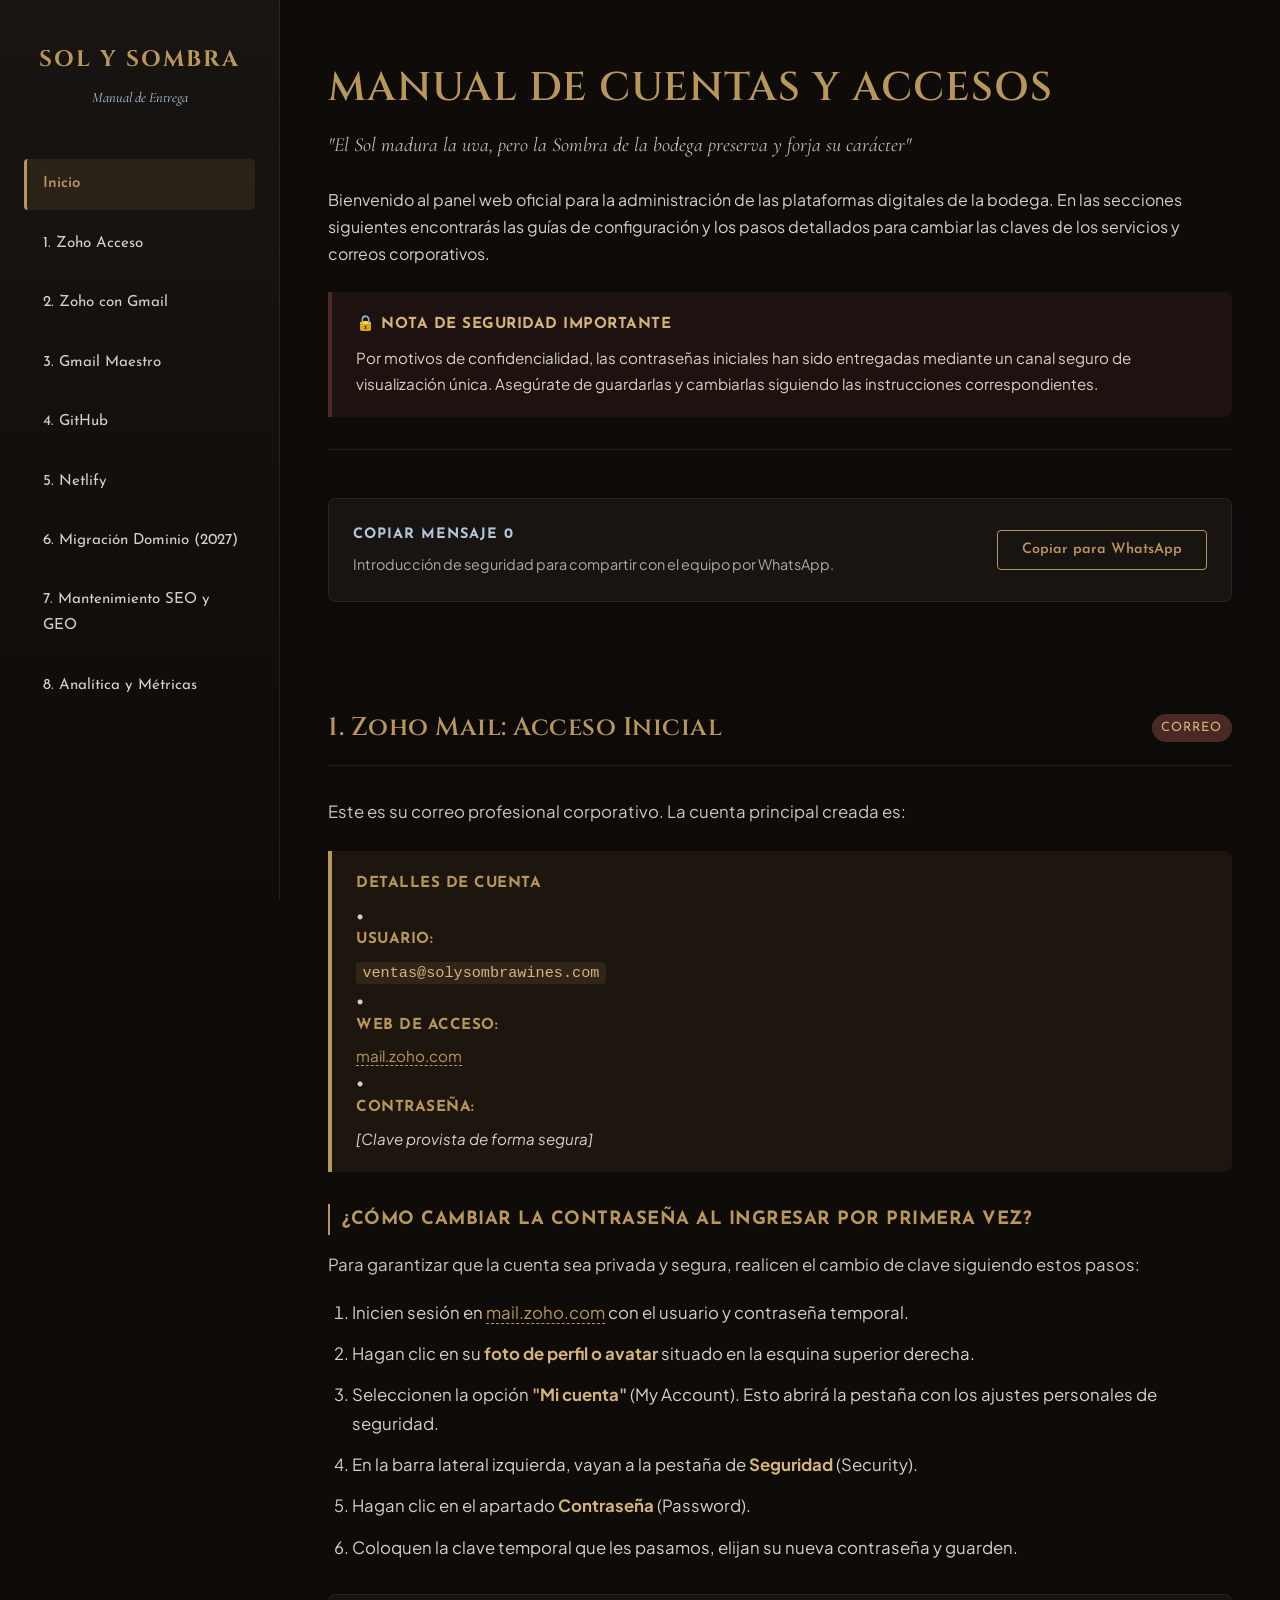
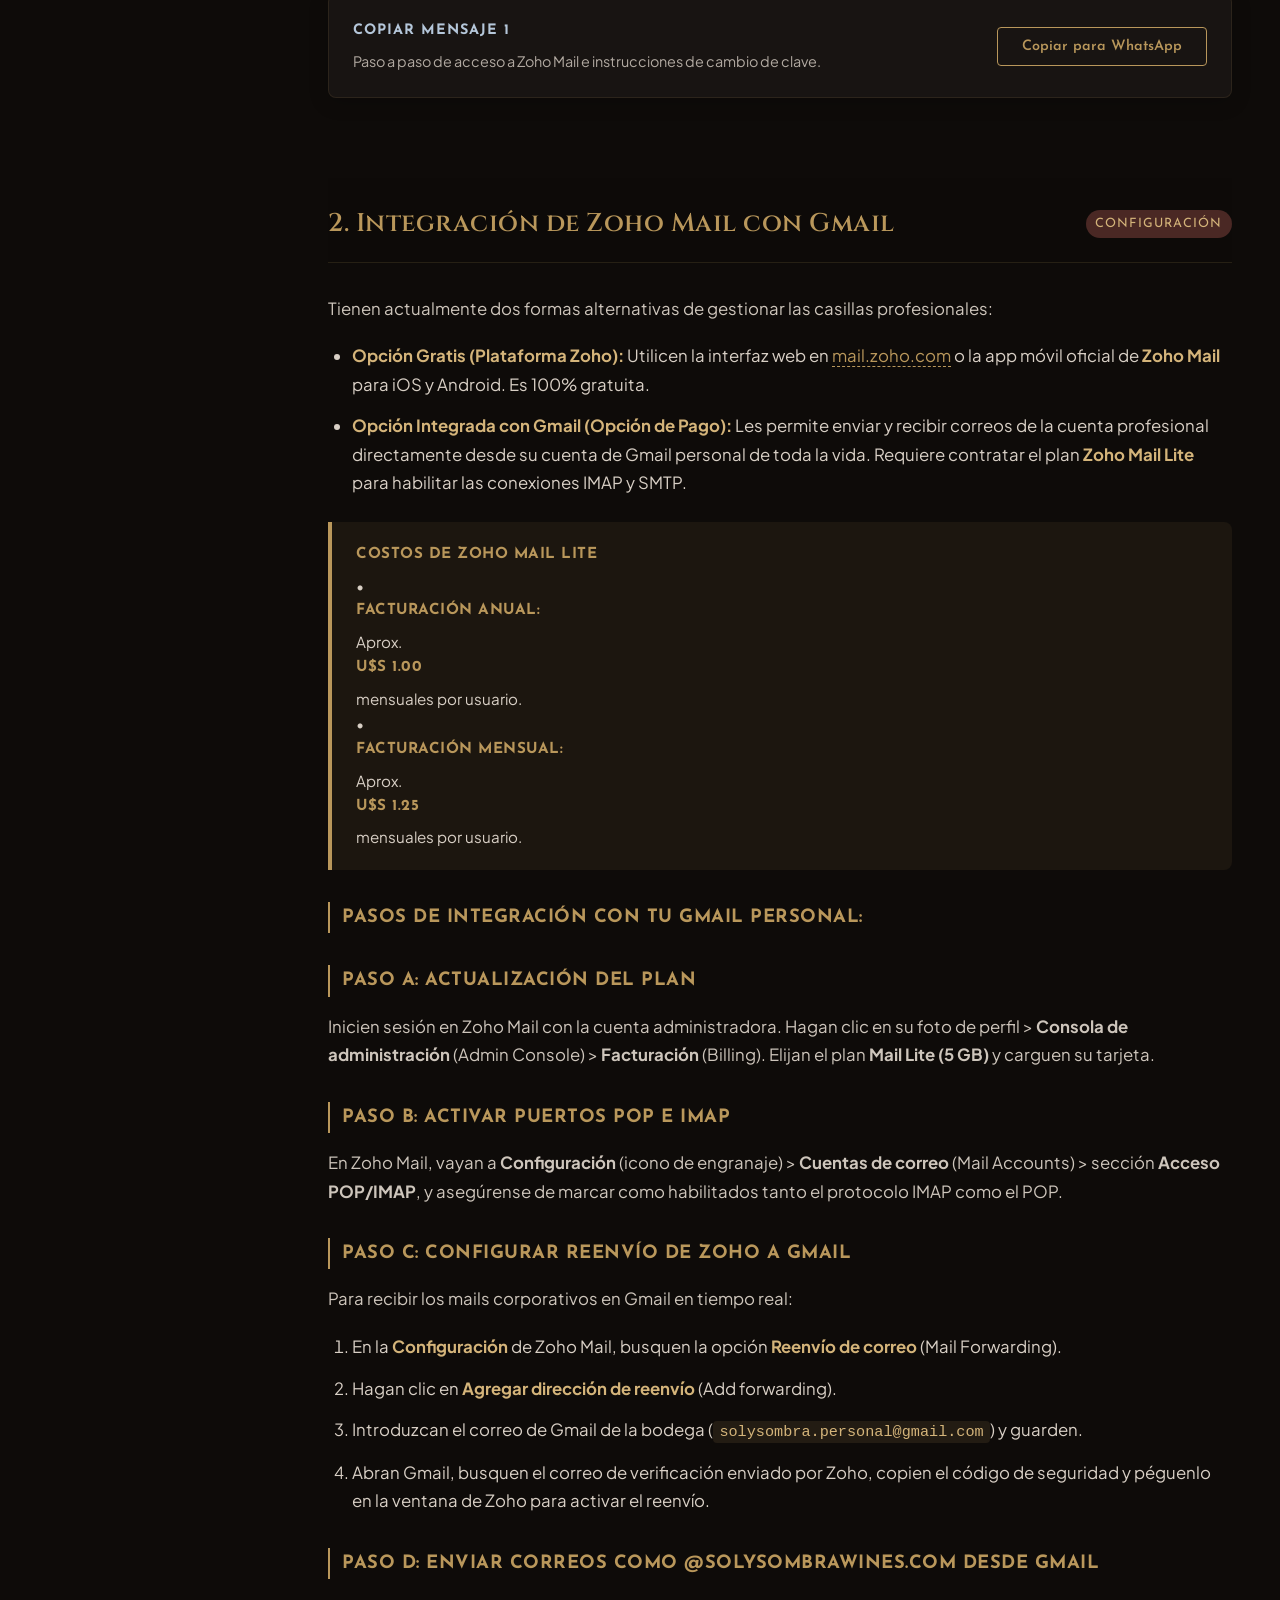
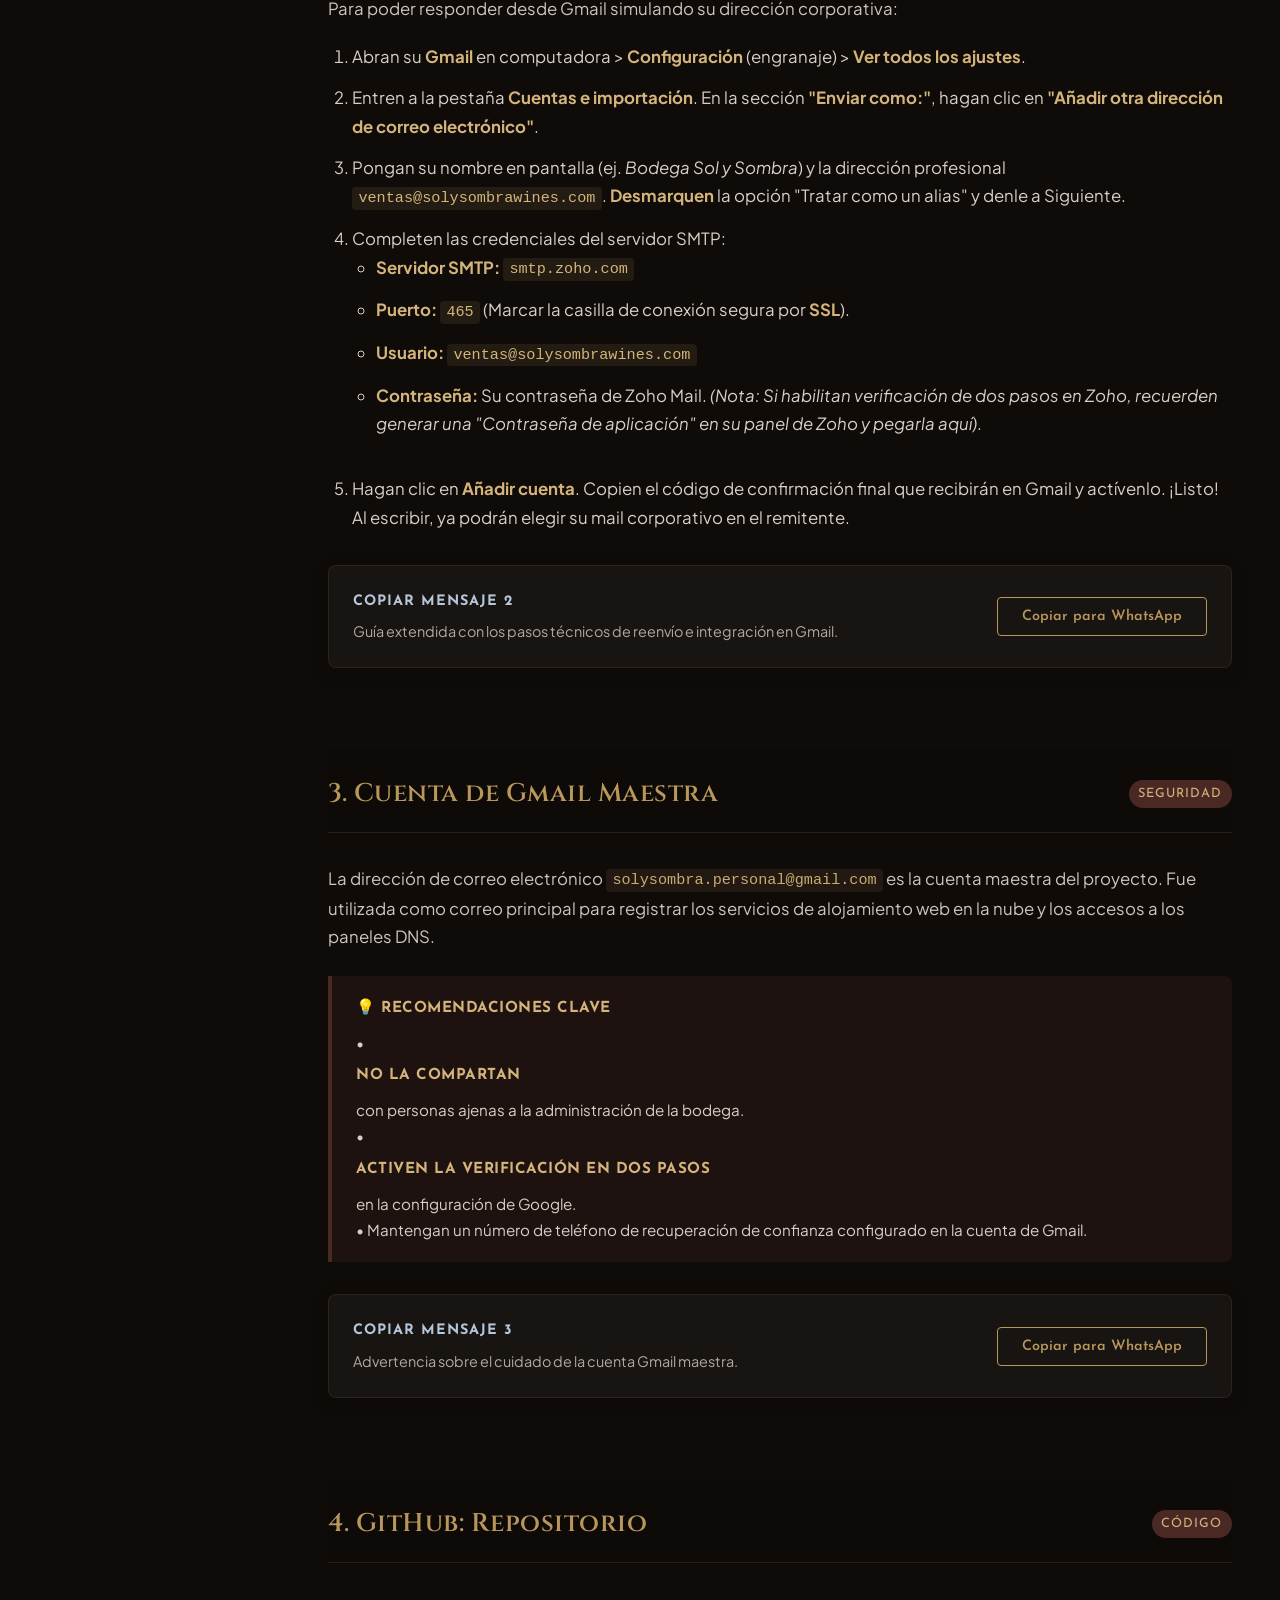
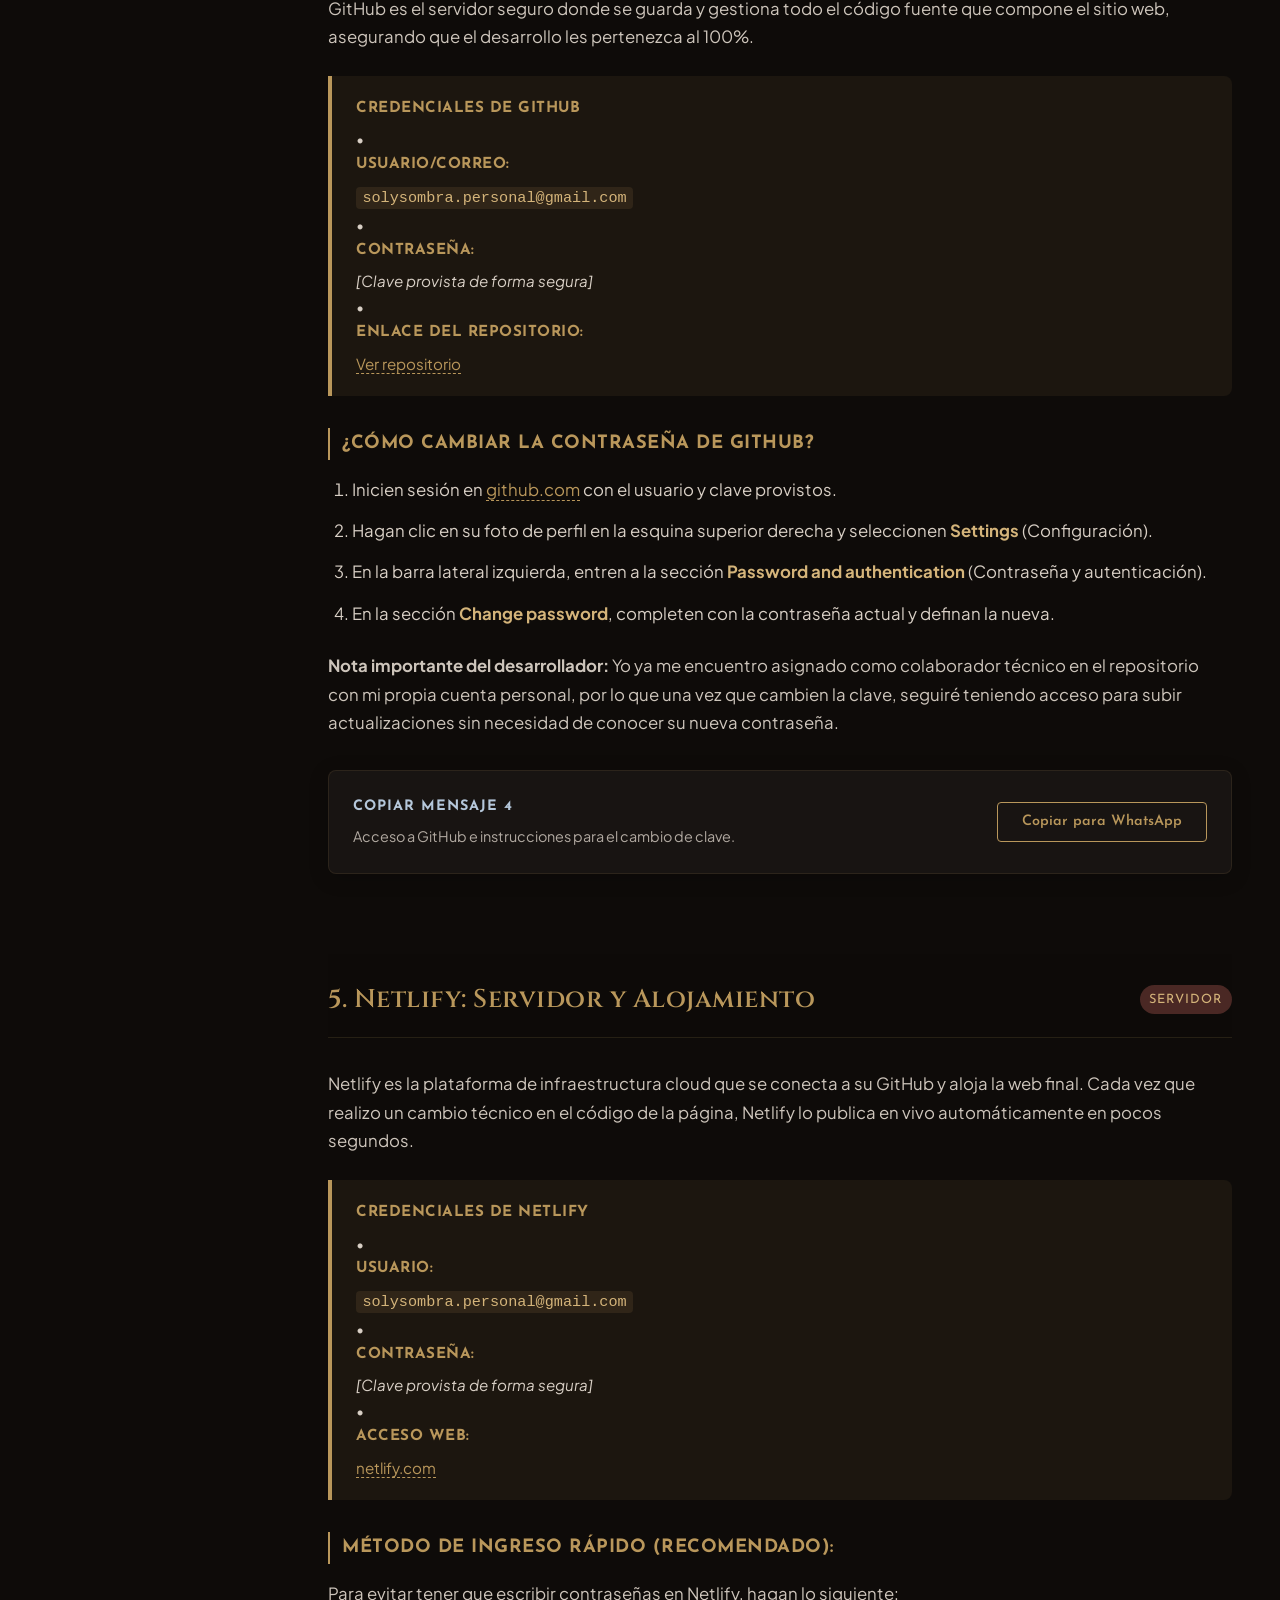
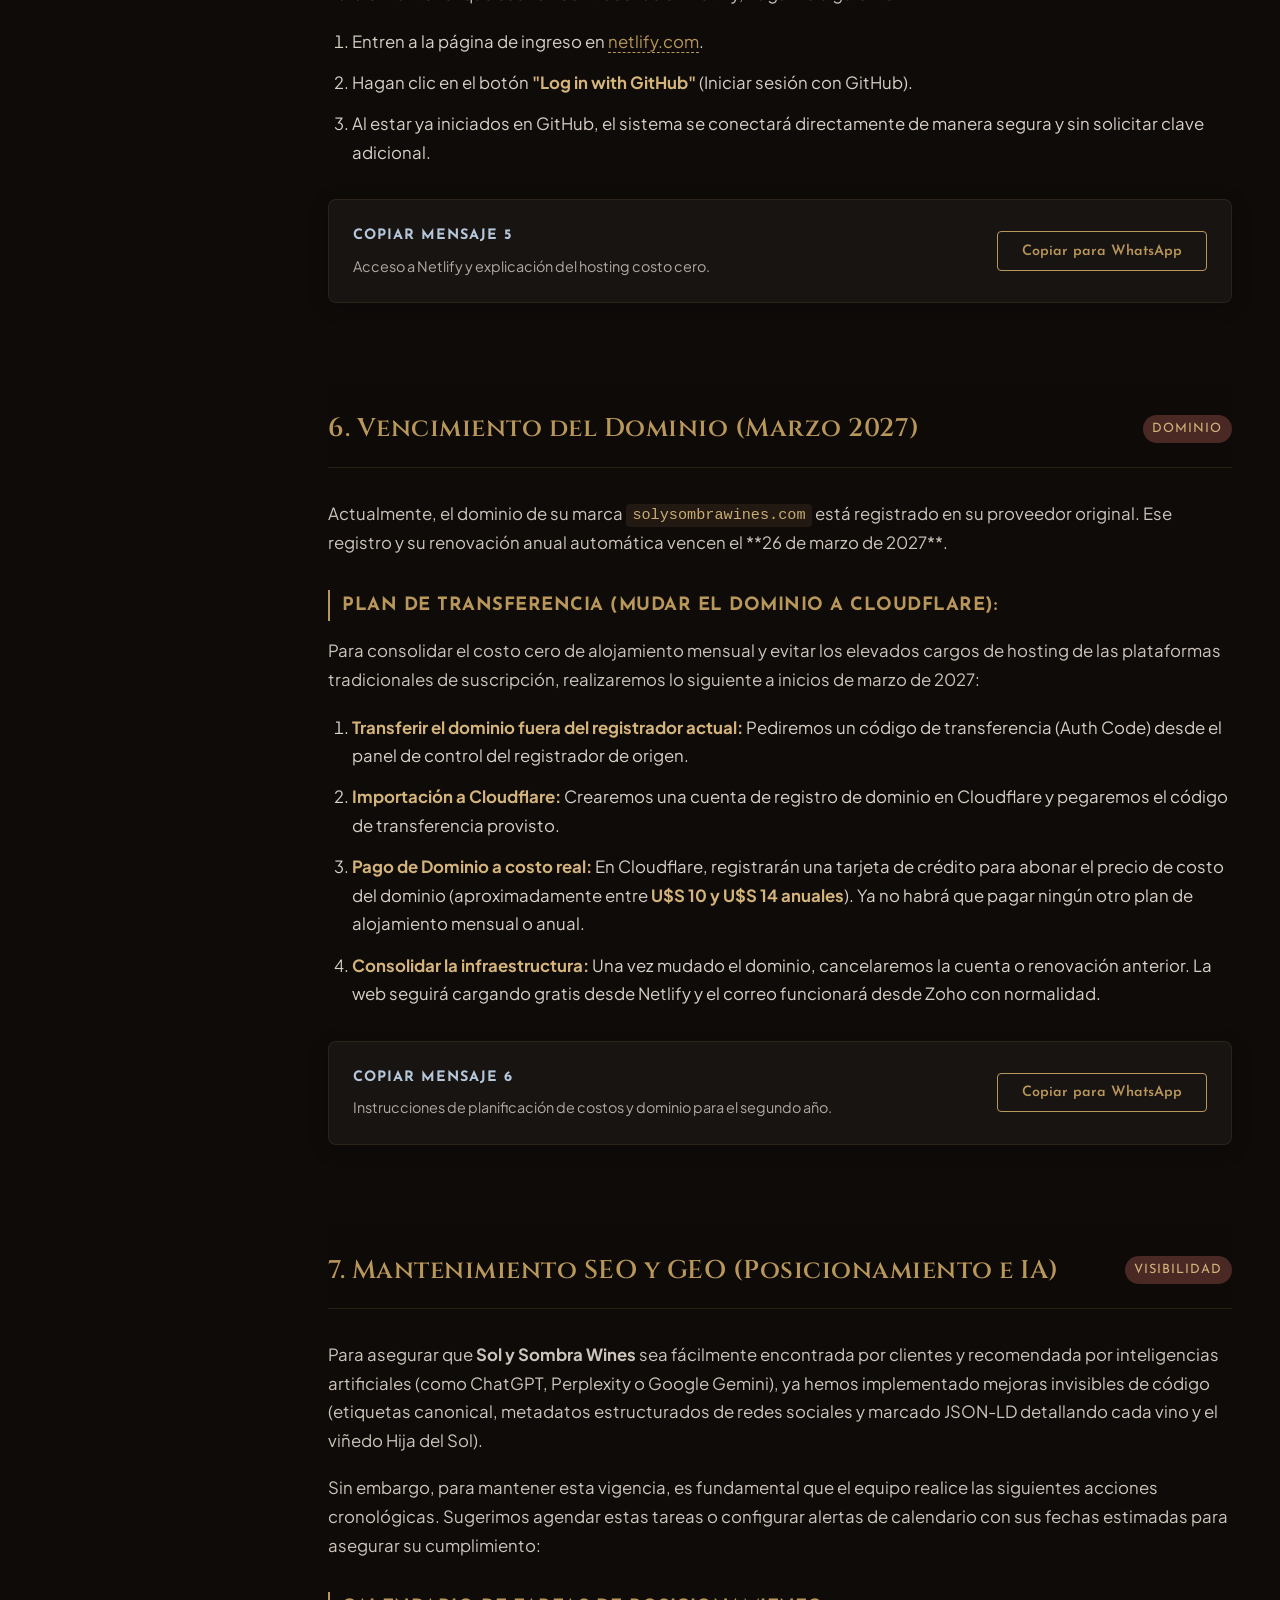
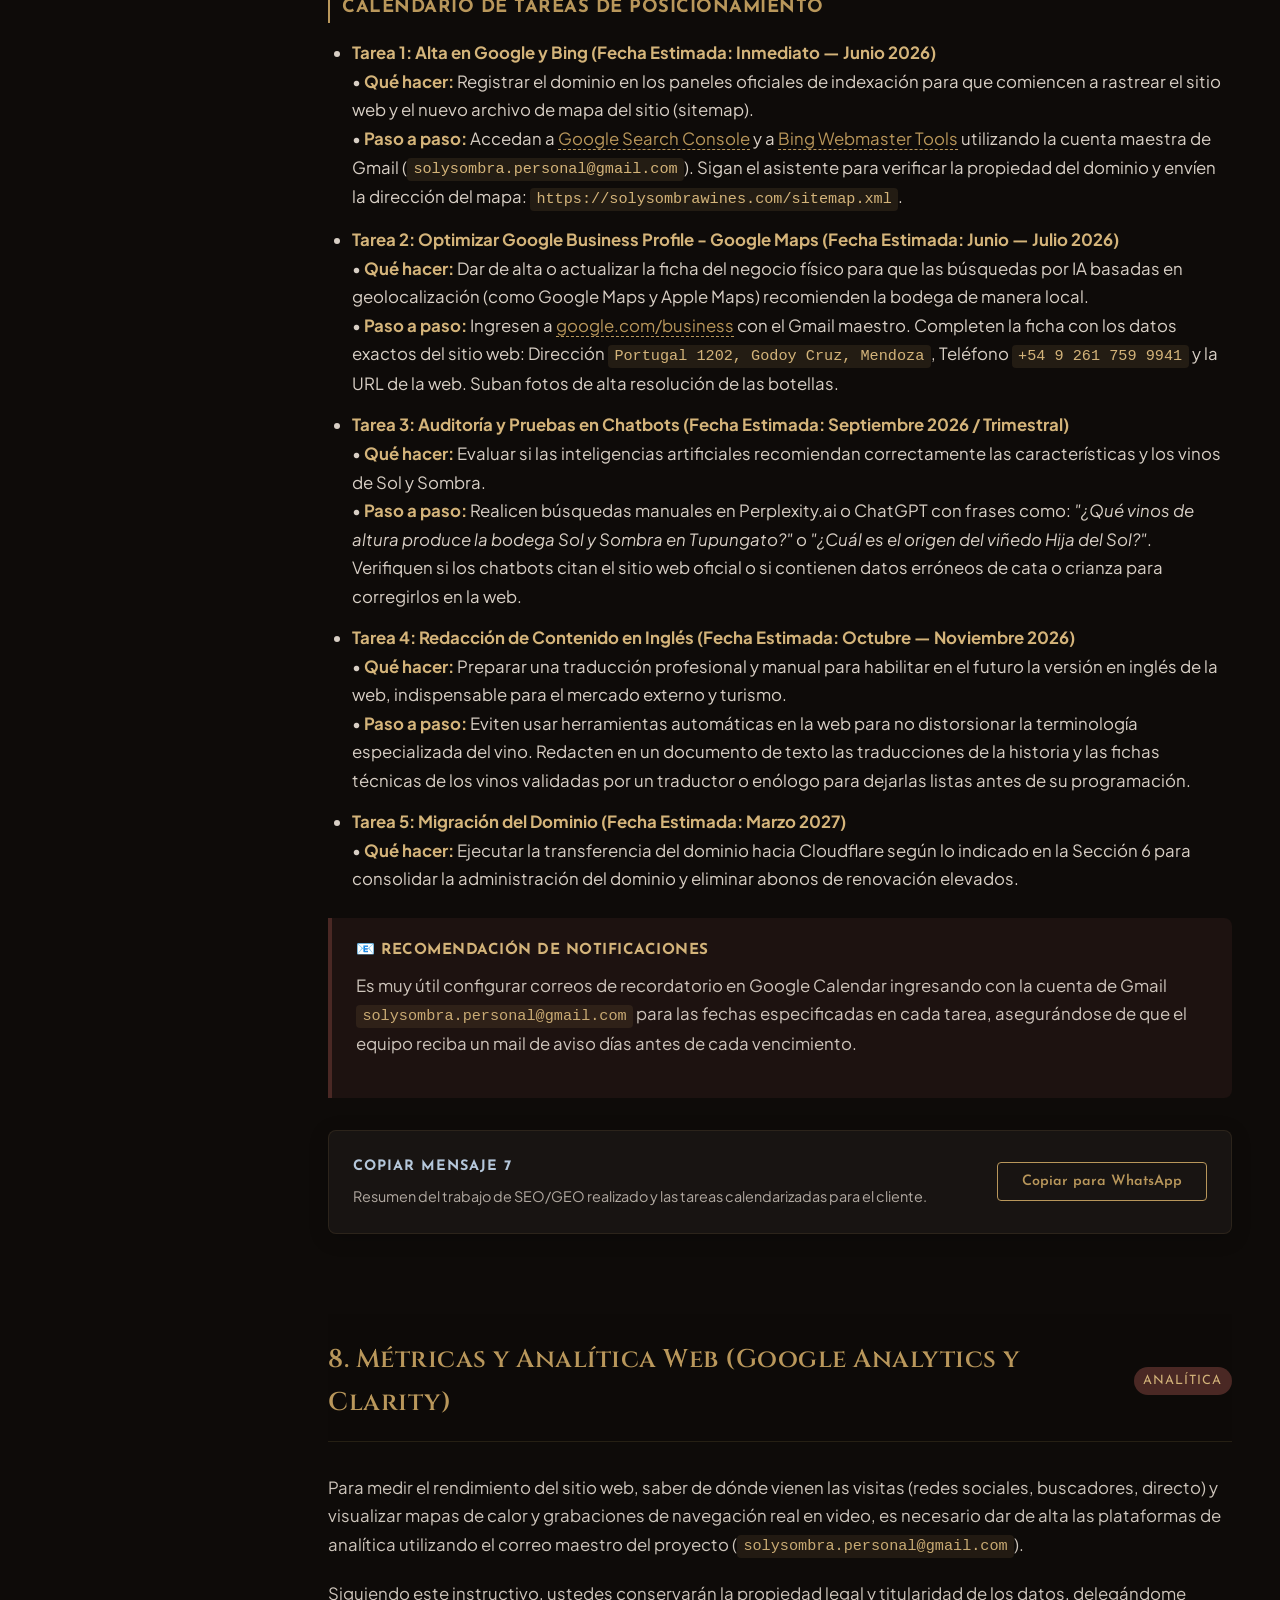
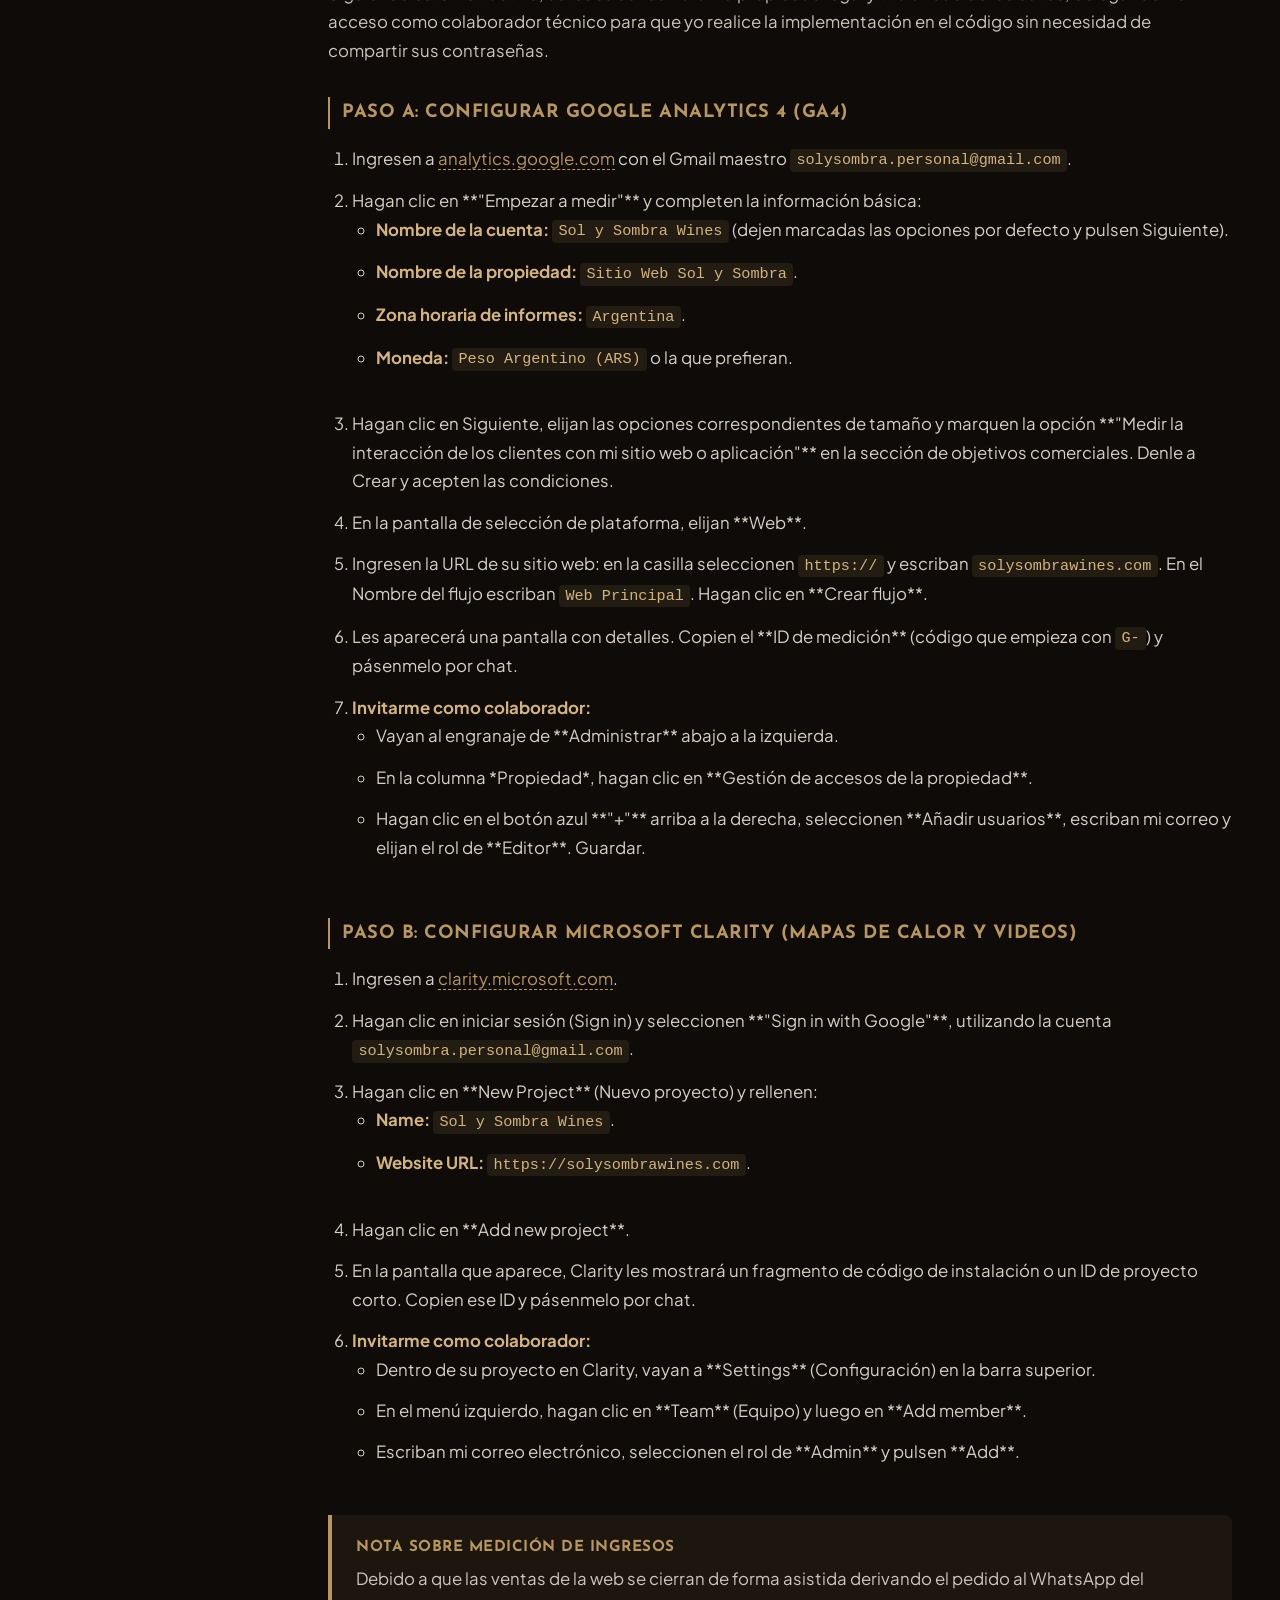
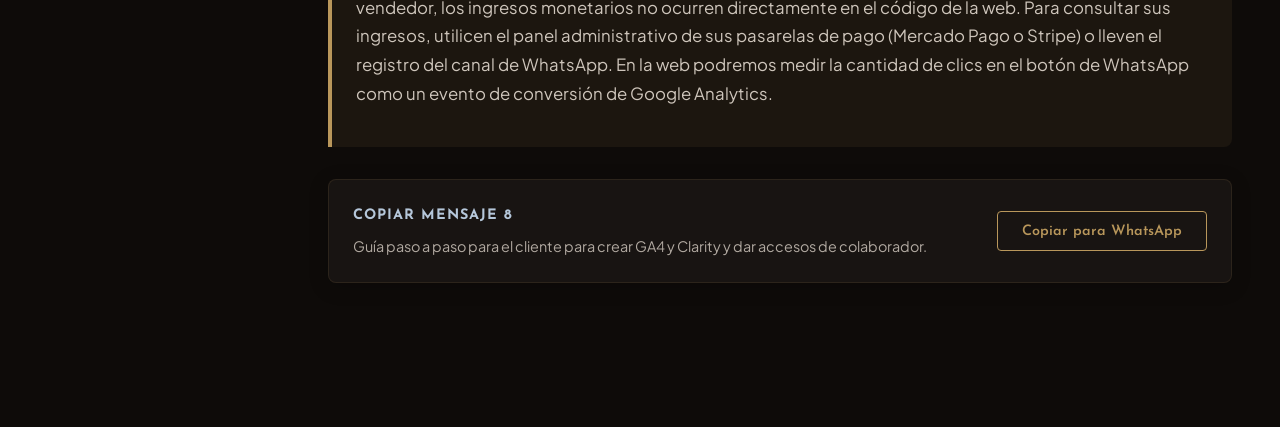
<file: instructivo.html>
<!DOCTYPE html>
<html lang="es">
<head>
  <meta charset="UTF-8">
  <meta name="viewport" content="width=device-width, initial-scale=1.0">
  <title>Instructivo de Configuración - Sol y Sombra Wines</title>
  
  <!-- Google Fonts -->
  <link rel="preconnect" href="https://fonts.googleapis.com">
  <link rel="preconnect" href="https://fonts.gstatic.com" crossorigin>
  <link href="https://fonts.googleapis.com/css2?family=Barlow+Condensed:wght@300;400;500;600&family=Cinzel:wght@400;600;700&family=Cormorant+Garamond:ital,wght@0,300;0,400;0,600;1,300;1,400&family=Josefin+Sans:wght@300;400;600&family=Plus+Jakarta+Sans:wght@300;400;500;600;700&display=swap" rel="stylesheet">

  <style>
    /* CSS Variables matching brand identity */
    :root {
      --clr-shadow:    #4a2824;  /* Pantone 478U — Borgoña oscuro cálido */
      --clr-bone:      #d8cfc5;  /* Pantone 481U 70% — Hueso / Taupe */
      --clr-sky:       #6e8db0;  /* Pantone 652U — Azul pizarra */
      --clr-sky-light: #b5c7da;  /* Pantone 651U 70% — Celeste claro */
      --clr-gold:      #b9975b;  /* Oro mate principal */
      --clr-gold-pale: #d4b47a;  /* Oro pálido hover */
      --clr-dark:      #0e0b09;  /* Fondo principal / Sombra profunda */
      --clr-dark-card: #181412;  /* Fondo de tarjetas */
      --clr-white:     #ffffff;
      --clr-success:   #4caf50;
      
      --ff-display: 'Cinzel', serif;
      --ff-serif:   'Cormorant Garamond', serif;
      --ff-body:    'Plus Jakarta Sans', sans-serif;
      --ff-body-cond: 'Barlow Condensed', sans-serif;
      --ff-ui:      'Josefin Sans', sans-serif;
      
      --sidebar-width: 280px;
      --transition-speed: 0.3s;
    }

    /* Reset & Base Styles */
    * {
      box-sizing: border-box;
      margin: 0;
      padding: 0;
    }

    html {
      scroll-behavior: smooth;
      background-color: var(--clr-dark);
      color: var(--clr-bone);
      font-family: var(--ff-body);
      font-size: 16px;
      line-height: 1.7;
    }

    body {
      min-height: 100vh;
      display: flex;
      flex-direction: column;
    }

    /* Selection Color */
    ::selection {
      background: var(--clr-shadow);
      color: var(--clr-gold);
    }

    /* Layout structure */
    .app-container {
      display: flex;
      min-height: 100vh;
      position: relative;
    }

    /* Navigation Sidebar (Desktop) */
    .sidebar {
      width: var(--sidebar-width);
      background: linear-gradient(180deg, var(--clr-dark-card) 0%, var(--clr-dark) 100%);
      border-right: 1px solid rgba(185, 151, 91, 0.15);
      position: fixed;
      top: 0;
      bottom: 0;
      left: 0;
      z-index: 100;
      display: flex;
      flex-direction: column;
      padding: 2.5rem 1.5rem;
      overflow-y: auto;
    }

    .brand-header {
      margin-bottom: 3rem;
      text-align: center;
    }

    .brand-logo {
      font-family: var(--ff-display);
      font-size: 1.4rem;
      color: var(--clr-gold);
      letter-spacing: 2px;
      text-transform: uppercase;
      font-weight: 700;
      text-decoration: none;
      display: block;
      margin-bottom: 0.5rem;
    }

    .brand-subtitle {
      font-family: var(--ff-serif);
      font-style: italic;
      font-size: 0.9rem;
      color: var(--clr-sky-light);
    }

    .nav-menu {
      list-style: none;
      display: flex;
      flex-direction: column;
      gap: 0.5rem;
    }

    .nav-item a {
      display: flex;
      align-items: center;
      padding: 0.8rem 1rem;
      color: var(--clr-bone);
      text-decoration: none;
      font-family: var(--ff-ui);
      font-weight: 400;
      font-size: 0.95rem;
      border-radius: 4px;
      transition: all var(--transition-speed) ease;
      border-left: 3px solid transparent;
    }

    .nav-item a:hover {
      background: rgba(185, 151, 91, 0.08);
      color: var(--clr-gold);
      padding-left: 1.25rem;
    }

    .nav-item.active a {
      background: rgba(185, 151, 91, 0.12);
      color: var(--clr-gold);
      border-left-color: var(--clr-gold);
      font-weight: 600;
    }

    /* Main Content Area */
    .content-area {
      flex: 1;
      margin-left: var(--sidebar-width);
      padding: 4rem 3rem;
      max-width: 1000px;
    }

    /* Page Title & Intro */
    .intro-section {
      margin-bottom: 3rem;
      border-bottom: 1px solid rgba(216, 207, 197, 0.1);
      padding-bottom: 2rem;
    }

    .page-title {
      font-family: var(--ff-display);
      font-size: 2.5rem;
      color: var(--clr-gold);
      font-weight: 600;
      line-height: 1.2;
      margin-bottom: 1rem;
      text-transform: uppercase;
      letter-spacing: 1px;
    }

    .page-description {
      font-family: var(--ff-serif);
      font-size: 1.25rem;
      color: var(--clr-bone);
      font-style: italic;
      margin-bottom: 1.5rem;
      opacity: 0.9;
    }

    /* Banners & Cards */
    .info-banner {
      background: rgba(74, 40, 36, 0.25);
      border-left: 4px solid var(--clr-shadow);
      padding: 1.25rem 1.5rem;
      border-radius: 0 8px 8px 0;
      font-size: 0.95rem;
      color: var(--clr-bone);
      margin-top: 1.5rem;
      display: flex;
      flex-direction: column;
      gap: 0.5rem;
    }

    .info-banner strong {
      color: var(--clr-gold-pale);
      font-family: var(--ff-ui);
      letter-spacing: 0.5px;
      text-transform: uppercase;
    }

    .warning-banner {
      background: rgba(185, 151, 91, 0.08);
      border-left: 4px solid var(--clr-gold);
      padding: 1.25rem 1.5rem;
      border-radius: 0 8px 8px 0;
      font-size: 0.95rem;
      color: var(--clr-bone);
      margin: 1.5rem 0;
    }

    .warning-banner strong {
      color: var(--clr-gold);
      font-family: var(--ff-ui);
      letter-spacing: 0.5px;
      text-transform: uppercase;
      display: block;
      margin-bottom: 0.3rem;
    }

    /* Guide Section Cards */
    .guide-section {
      margin-bottom: 5rem;
      scroll-margin-top: 2rem;
    }

    /* Sticky Header for each section */
    .section-header {
      position: sticky;
      top: 0;
      background: rgba(14, 11, 9, 0.92);
      backdrop-filter: blur(12px);
      -webkit-backdrop-filter: blur(12px);
      padding: 1.5rem 0 1rem 0;
      z-index: 10;
      border-bottom: 1px solid rgba(185, 151, 91, 0.15);
      margin-bottom: 2rem;
      display: flex;
      align-items: center;
      justify-content: space-between;
    }

    .section-title {
      font-family: var(--ff-display);
      font-size: 1.6rem;
      color: var(--clr-gold);
      font-weight: 600;
      letter-spacing: 0.5px;
    }

    .section-badge {
      font-family: var(--ff-ui);
      font-size: 0.8rem;
      background: var(--clr-shadow);
      color: var(--clr-gold-pale);
      padding: 0.2rem 0.6rem;
      border-radius: 20px;
      text-transform: uppercase;
      letter-spacing: 1px;
    }

    /* Content styling - Beautiful prose */
    .section-body {
      margin-bottom: 2rem;
    }

    .section-body p {
      margin-bottom: 1.2rem;
      color: var(--clr-bone);
      opacity: 0.95;
      font-size: 1.05rem;
    }

    .section-body h3 {
      font-family: var(--ff-ui);
      font-size: 1.15rem;
      color: var(--clr-gold);
      margin-top: 2rem;
      margin-bottom: 1rem;
      text-transform: uppercase;
      letter-spacing: 0.5px;
      border-left: 2px solid var(--clr-gold);
      padding-left: 0.75rem;
    }

    .section-body ul, .section-body ol {
      margin-left: 1.5rem;
      margin-bottom: 1.5rem;
      display: flex;
      flex-direction: column;
      gap: 0.8rem;
    }

    .section-body li {
      font-size: 1.05rem;
    }

    .section-body li strong {
      color: var(--clr-gold-pale);
    }

    .section-body code {
      font-family: 'Courier New', Courier, monospace;
      background: rgba(185, 151, 91, 0.12);
      color: var(--clr-gold-pale);
      padding: 0.15rem 0.4rem;
      border-radius: 4px;
      font-size: 0.95rem;
    }

    .section-body a {
      color: var(--clr-gold);
      text-decoration: none;
      border-bottom: 1px dashed var(--clr-gold);
      transition: all var(--transition-speed) ease;
    }

    .section-body a:hover {
      color: var(--clr-gold-pale);
      border-bottom-style: solid;
    }

    /* Action card to group visual guide and copy button */
    .action-panel {
      background: var(--clr-dark-card);
      border: 1px solid rgba(185, 151, 91, 0.12);
      border-radius: 8px;
      padding: 1.5rem;
      margin-top: 2rem;
      display: flex;
      justify-content: space-between;
      align-items: center;
      gap: 1.5rem;
      box-shadow: 0 4px 20px rgba(0,0,0,0.2);
    }

    .action-text {
      flex: 1;
    }

    .action-text h4 {
      font-family: var(--ff-ui);
      font-size: 0.9rem;
      color: var(--clr-sky-light);
      text-transform: uppercase;
      letter-spacing: 1px;
      margin-bottom: 0.3rem;
    }

    .action-text p {
      font-size: 0.9rem;
      opacity: 0.8;
      color: var(--clr-bone);
    }

    /* Copy Button styled as premium gold button */
    .btn-copy {
      font-family: var(--ff-ui);
      font-size: 0.9rem;
      font-weight: 600;
      background: transparent;
      color: var(--clr-gold);
      border: 1px solid var(--clr-gold);
      padding: 0.7rem 1.5rem;
      border-radius: 4px;
      cursor: pointer;
      display: inline-flex;
      align-items: center;
      gap: 0.6rem;
      transition: all var(--transition-speed) ease;
      white-space: nowrap;
    }

    .btn-copy:hover {
      background: var(--clr-gold);
      color: var(--clr-dark);
      box-shadow: 0 0 12px rgba(185, 151, 91, 0.3);
    }

    .btn-copy.copied {
      background: var(--clr-success);
      border-color: var(--clr-success);
      color: var(--clr-dark);
    }

    /* Hidden element for storing raw text to copy */
    .hidden-copy-data {
      display: none;
    }

    /* Mobile Header & Hamburger Menu Button */
    .mobile-bar {
      display: none;
      background-color: var(--clr-dark-card);
      border-bottom: 1px solid rgba(185, 151, 91, 0.15);
      position: fixed;
      top: 0;
      left: 0;
      right: 0;
      height: 60px;
      z-index: 110;
      padding: 0 1.5rem;
      align-items: center;
      justify-content: space-between;
    }

    .mobile-title {
      font-family: var(--ff-display);
      font-size: 1.1rem;
      color: var(--clr-gold);
      text-decoration: none;
      text-transform: uppercase;
      letter-spacing: 1px;
      font-weight: 700;
    }

    .menu-toggle {
      background: transparent;
      border: none;
      cursor: pointer;
      width: 40px;
      height: 40px;
      display: flex;
      flex-direction: column;
      justify-content: center;
      gap: 6px;
      z-index: 120;
    }

    .menu-toggle span {
      display: block;
      width: 26px;
      height: 2px;
      background-color: var(--clr-gold);
      transition: all var(--transition-speed) ease;
    }

    /* Hamburger Active Animation */
    .menu-toggle.active span:nth-child(1) {
      transform: translateY(8px) rotate(45deg);
    }
    .menu-toggle.active span:nth-child(2) {
      opacity: 0;
    }
    .menu-toggle.active span:nth-child(3) {
      transform: translateY(-8px) rotate(-45deg);
    }

    /* Mobile Menu Drawer Overlay */
    .mobile-drawer-overlay {
      display: none;
      position: fixed;
      top: 0;
      bottom: 0;
      left: 0;
      right: 0;
      background: rgba(0,0,0,0.8);
      z-index: 104;
      opacity: 0;
      transition: opacity var(--transition-speed) ease;
    }

    .mobile-drawer-overlay.active {
      display: block;
      opacity: 1;
    }

    /* Mobile Menu Drawer */
    .mobile-drawer {
      display: flex;
      flex-direction: column;
      position: fixed;
      top: 0;
      bottom: 0;
      right: -100%;
      width: 290px;
      background-color: var(--clr-dark-card);
      border-left: 1px solid rgba(185, 151, 91, 0.2);
      z-index: 105;
      padding: 5rem 2rem 2rem 2rem;
      transition: right var(--transition-speed) ease;
      overflow-y: auto;
    }

    .mobile-drawer.active {
      right: 0;
    }

    .mobile-drawer .nav-menu {
      gap: 1rem;
    }

    .mobile-drawer .nav-item a {
      font-size: 1.1rem;
      padding: 1rem;
    }

    /* Scrollspy target highlight effect */
    .target-highlight {
      animation: flash 1.5s ease-out;
    }

    @keyframes flash {
      0% { background-color: rgba(185, 151, 91, 0.1); }
      100% { background-color: transparent; }
    }

    /* Responsive Styles */
    @media (max-width: 900px) {
      .sidebar {
        display: none;
      }
      .mobile-bar {
        display: flex;
      }
      .content-area {
        margin-left: 0;
        padding: 6rem 1.5rem 3rem 1.5rem;
      }
      .page-title {
        font-size: 2rem;
      }
      .section-header {
        top: 60px; /* Offset for mobile bar */
        padding: 1rem 0;
        flex-direction: column;
        align-items: flex-start;
        gap: 0.5rem;
      }
      .section-title {
        font-size: 1.3rem;
        width: 100%;
      }
      .action-panel {
        flex-direction: column;
        align-items: stretch;
      }
      .btn-copy {
        justify-content: center;
      }
    }
  </style>
</head>
<body>

  <!-- Mobile Bar Header -->
  <div class="mobile-bar">
    <a href="#" class="mobile-title">Sol y Sombra</a>
    <button class="menu-toggle" id="menu-toggle-btn" aria-label="Abrir menú">
      <span></span>
      <span></span>
      <span></span>
    </button>
  </div>

  <!-- Mobile Drawer Overlay -->
  <div class="mobile-drawer-overlay" id="drawer-overlay"></div>

  <!-- Mobile Drawer Menu -->
  <div class="mobile-drawer" id="mobile-drawer">
    <ul class="nav-menu">
      <li class="nav-item" data-section="inicio"><a href="#inicio">Inicio</a></li>
      <li class="nav-item" data-section="zoho-acceso"><a href="#zoho-acceso">1. Zoho Acceso</a></li>
      <li class="nav-item" data-section="zoho-gmail"><a href="#zoho-gmail">2. Zoho con Gmail</a></li>
      <li class="nav-item" data-section="gmail-maestro"><a href="#gmail-maestro">3. Gmail Maestro</a></li>
      <li class="nav-item" data-section="github"><a href="#github">4. GitHub</a></li>
      <li class="nav-item" data-section="netlify"><a href="#netlify">5. Netlify</a></li>
      <li class="nav-item" data-section="dominio"><a href="#dominio">6. Migración Dominio (2027)</a></li>
      <li class="nav-item" data-section="seo-geo"><a href="#seo-geo">7. Mantenimiento SEO y GEO</a></li>
      <li class="nav-item" data-section="analitica"><a href="#analitica">8. Analítica y Métricas</a></li>
    </ul>
  </div>

  <div class="app-container">
    
    <!-- Navigation Sidebar (Desktop) -->
    <aside class="sidebar">
      <div class="brand-header">
        <a href="#" class="brand-logo">Sol y Sombra</a>
        <div class="brand-subtitle">Manual de Entrega</div>
      </div>
      <nav>
        <ul class="nav-menu">
          <li class="nav-item active" data-section="inicio"><a href="#inicio">Inicio</a></li>
          <li class="nav-item" data-section="zoho-acceso"><a href="#zoho-acceso">1. Zoho Acceso</a></li>
          <li class="nav-item" data-section="zoho-gmail"><a href="#zoho-gmail">2. Zoho con Gmail</a></li>
          <li class="nav-item" data-section="gmail-maestro"><a href="#gmail-maestro">3. Gmail Maestro</a></li>
          <li class="nav-item" data-section="github"><a href="#github">4. GitHub</a></li>
          <li class="nav-item" data-section="netlify"><a href="#netlify">5. Netlify</a></li>
          <li class="nav-item" data-section="dominio"><a href="#dominio">6. Migración Dominio (2027)</a></li>
          <li class="nav-item" data-section="seo-geo"><a href="#seo-geo">7. Mantenimiento SEO y GEO</a></li>
          <li class="nav-item" data-section="analitica"><a href="#analitica">8. Analítica y Métricas</a></li>
        </ul>
      </nav>
    </aside>

    <!-- Main Content Area -->
    <main class="content-area">
      
      <!-- Section: Inicio -->
      <section id="inicio" class="guide-section">
        <div class="intro-section">
          <h1 class="page-title">Manual de Cuentas y Accesos</h1>
          <p class="page-description">"El Sol madura la uva, pero la Sombra de la bodega preserva y forja su carácter"</p>
          <p>Bienvenido al panel web oficial para la administración de las plataformas digitales de la bodega. En las secciones siguientes encontrarás las guías de configuración y los pasos detallados para cambiar las claves de los servicios y correos corporativos.</p>
          
          <div class="info-banner">
            <strong>🔒 Nota de Seguridad Importante</strong>
            <p>Por motivos de confidencialidad, las contraseñas iniciales han sido entregadas mediante un canal seguro de visualización única. Asegúrate de guardarlas y cambiarlas siguiendo las instrucciones correspondientes.</p>
          </div>
        </div>

        <div class="action-panel">
          <div class="action-text">
            <h4>Copiar Mensaje 0</h4>
            <p>Introducción de seguridad para compartir con el equipo por WhatsApp.</p>
          </div>
          <button class="btn-copy" onclick="copyText('txt-msg0', this)">Copiar para WhatsApp</button>
        </div>
        <!-- Hidden text block for copying -->
        <div class="hidden-copy-data" id="txt-msg0">Chicos, ¡cómo están! Les escribo para dejarles toda la información de acceso y configuración de las cuentas oficiales de la web (*Zoho Mail, GitHub y Netlify*). 

Para proteger la seguridad de su proyecto, *les voy a pasar las contraseñas iniciales en una imagen de visualización única aquí por WhatsApp* (o mediante un enlace seguro temporal que se autodestruye al abrirse). De esta forma evitamos que las claves queden guardadas en texto plano en el historial del chat para siempre.

A continuación, les paso en mensajes separados el instructivo de qué es cada cuenta, cómo cambiar las claves al ingresar por primera vez y cómo configurar su correo corporativo.</div>
      </section>

      <!-- Section: Zoho Acceso -->
      <section id="zoho-acceso" class="guide-section">
        <header class="section-header">
          <h2 class="section-title">1. Zoho Mail: Acceso Inicial</h2>
          <span class="section-badge">Correo</span>
        </header>
        
        <div class="section-body">
          <p>Este es su correo profesional corporativo. La cuenta principal creada es:</p>
          
          <div class="warning-banner">
            <strong>Detalles de Cuenta</strong>
            • <strong>Usuario:</strong> <code>ventas@solysombrawines.com</code><br>
            • <strong>Web de acceso:</strong> <a href="https://mail.zoho.com" target="_blank">mail.zoho.com</a><br>
            • <strong>Contraseña:</strong> <em>[Clave provista de forma segura]</em>
          </div>

          <h3>¿Cómo cambiar la contraseña al ingresar por primera vez?</h3>
          <p>Para garantizar que la cuenta sea privada y segura, realicen el cambio de clave siguiendo estos pasos:</p>
          <ol>
            <li>Inicien sesión en <a href="https://mail.zoho.com" target="_blank">mail.zoho.com</a> con el usuario y contraseña temporal.</li>
            <li>Hagan clic en su <strong>foto de perfil o avatar</strong> situado en la esquina superior derecha.</li>
            <li>Seleccionen la opción <strong>"Mi cuenta"</strong> (My Account). Esto abrirá la pestaña con los ajustes personales de seguridad.</li>
            <li>En la barra lateral izquierda, vayan a la pestaña de <strong>Seguridad</strong> (Security).</li>
            <li>Hagan clic en el apartado <strong>Contraseña</strong> (Password).</li>
            <li>Coloquen la clave temporal que les pasamos, elijan su nueva contraseña y guarden.</li>
          </ol>
        </div>

        <div class="action-panel">
          <div class="action-text">
            <h4>Copiar Mensaje 1</h4>
            <p>Paso a paso de acceso a Zoho Mail e instrucciones de cambio de clave.</p>
          </div>
          <button class="btn-copy" onclick="copyText('txt-msg1', this)">Copiar para WhatsApp</button>
        </div>
        <!-- Hidden text block for copying -->
        <div class="hidden-copy-data" id="txt-msg1">*✉️ ZOHO MAIL - CORREO PROFESIONAL*

Este es su correo profesional corporativo. La cuenta principal que creamos es: *ventas@solysombrawines.com*.

*¿Cómo ingresar por primera vez?*
1. Entren a la web oficial: https://mail.zoho.com
2. Coloquen el usuario *ventas@solysombrawines.com* y la contraseña temporal que les pasé.

*¿Cómo cambiar la contraseña de Zoho Mail de inmediato?*
Para que la cuenta quede bajo su total control y seguridad, les sugerimos cambiar la clave en su primer ingreso:
1. Una vez dentro de Zoho Mail, hagan clic en su foto de perfil (arriba a la derecha).
2. Seleccionen la opción *"Mi cuenta"* (My Account). Se abrirá una pestaña nueva con el panel de seguridad de Zoho.
3. En el menú de la izquierda, vayan a *Seguridad* (Security).
4. Hagan clic en la sección *Contraseña* (Password).
5. Coloquen la contraseña temporal que les di, escriban su nueva contraseña segura y hagan clic en guardar.</div>
      </section>

      <!-- Section: Zoho con Gmail -->
      <section id="zoho-gmail" class="guide-section">
        <header class="section-header">
          <h2 class="section-title">2. Integración de Zoho Mail con Gmail</h2>
          <span class="section-badge">Configuración</span>
        </header>
        
        <div class="section-body">
          <p>Tienen actualmente dos formas alternativas de gestionar las casillas profesionales:</p>
          <ul>
            <li><strong>Opción Gratis (Plataforma Zoho):</strong> Utilicen la interfaz web en <a href="https://mail.zoho.com" target="_blank">mail.zoho.com</a> o la app móvil oficial de <strong>Zoho Mail</strong> para iOS y Android. Es 100% gratuita.</li>
            <li><strong>Opción Integrada con Gmail (Opción de Pago):</strong> Les permite enviar y recibir correos de la cuenta profesional directamente desde su cuenta de Gmail personal de toda la vida. Requiere contratar el plan <strong>Zoho Mail Lite</strong> para habilitar las conexiones IMAP y SMTP.</li>
          </ul>

          <div class="warning-banner">
            <strong>Costos de Zoho Mail Lite</strong>
            • <strong>Facturación anual:</strong> Aprox. <strong>U$S 1.00</strong> mensuales por usuario.<br>
            • <strong>Facturación mensual:</strong> Aprox. <strong>U$S 1.25</strong> mensuales por usuario.
          </div>

          <h3>Pasos de Integración con tu Gmail Personal:</h3>
          
          <h3>Paso A: Actualización del Plan</h3>
          <p>Inicien sesión en Zoho Mail con la cuenta administradora. Hagan clic en su foto de perfil > <strong>Consola de administración</strong> (Admin Console) > <strong>Facturación</strong> (Billing). Elijan el plan <strong>Mail Lite (5 GB)</strong> y carguen su tarjeta.</p>
          
          <h3>Paso B: Activar puertos POP e IMAP</h3>
          <p>En Zoho Mail, vayan a <strong>Configuración</strong> (icono de engranaje) > <strong>Cuentas de correo</strong> (Mail Accounts) > sección <strong>Acceso POP/IMAP</strong>, y asegúrense de marcar como habilitados tanto el protocolo IMAP como el POP.</p>

          <h3>Paso C: Configurar Reenvío de Zoho a Gmail</h3>
          <p>Para recibir los mails corporativos en Gmail en tiempo real:</p>
          <ol>
            <li>En la <strong>Configuración</strong> de Zoho Mail, busquen la opción <strong>Reenvío de correo</strong> (Mail Forwarding).</li>
            <li>Hagan clic en <strong>Agregar dirección de reenvío</strong> (Add forwarding).</li>
            <li>Introduzcan el correo de Gmail de la bodega (<code>solysombra.personal@gmail.com</code>) y guarden.</li>
            <li>Abran Gmail, busquen el correo de verificación enviado por Zoho, copien el código de seguridad y péguenlo en la ventana de Zoho para activar el reenvío.</li>
          </ol>

          <h3>Paso D: Enviar correos como @solysombrawines.com desde Gmail</h3>
          <p>Para poder responder desde Gmail simulando su dirección corporativa:</p>
          <ol>
            <li>Abran su <strong>Gmail</strong> en computadora > <strong>Configuración</strong> (engranaje) > <strong>Ver todos los ajustes</strong>.</li>
            <li>Entren a la pestaña <strong>Cuentas e importación</strong>. En la sección <strong>"Enviar como:"</strong>, hagan clic en <strong>"Añadir otra dirección de correo electrónico"</strong>.</li>
            <li>Pongan su nombre en pantalla (ej. <em>Bodega Sol y Sombra</em>) y la dirección profesional <code>ventas@solysombrawines.com</code>. <strong>Desmarquen</strong> la opción "Tratar como un alias" y denle a Siguiente.</li>
            <li>Completen las credenciales del servidor SMTP:
              <ul>
                <li><strong>Servidor SMTP:</strong> <code>smtp.zoho.com</code></li>
                <li><strong>Puerto:</strong> <code>465</code> (Marcar la casilla de conexión segura por <strong>SSL</strong>).</li>
                <li><strong>Usuario:</strong> <code>ventas@solysombrawines.com</code></li>
                <li><strong>Contraseña:</strong> Su contraseña de Zoho Mail. <em>(Nota: Si habilitan verificación de dos pasos en Zoho, recuerden generar una "Contraseña de aplicación" en su panel de Zoho y pegarla aquí)</em>.</li>
              </ul>
            </li>
            <li>Hagan clic en <strong>Añadir cuenta</strong>. Copien el código de confirmación final que recibirán en Gmail y actívenlo. ¡Listo! Al escribir, ya podrán elegir su mail corporativo en el remitente.</li>
          </ol>
        </div>

        <div class="action-panel">
          <div class="action-text">
            <h4>Copiar Mensaje 2</h4>
            <p>Guía extendida con los pasos técnicos de reenvío e integración en Gmail.</p>
          </div>
          <button class="btn-copy" onclick="copyText('txt-msg2', this)">Copiar para WhatsApp</button>
        </div>
        <!-- Hidden text block for copying -->
        <div class="hidden-copy-data" id="txt-msg2">*⚙️ OPCIONES Y CONFIGURACIÓN DE ZOHO CON GMAIL*

Tienen dos opciones para utilizar su correo *ventas@solysombrawines.com*:

*• Opción Gratis (Directo en Zoho):* Pueden descargar la aplicación oficial *Zoho Mail* en sus celulares (Android o iPhone) o usar la web *mail.zoho.com*. Es 100% gratis.

*• Opción Integrada con Gmail (De Pago):* Si prefieren recibir y responder todos los correos corporativos directamente desde su Gmail personal:
   - *Costo (Zoho Mail Lite):* Aproximadamente *U$S 1.00* al mes por casilla (si pagan el año entero) o *U$S 1.25* al mes (si pagan mes a mes).

Si deciden contratar el plan *Zoho Mail Lite* para usar Gmail, sigan estos pasos de configuración:

*Paso A: Comprar la licencia en Zoho*
1. Entren a Zoho Mail y vayan a su panel de administración (haciendo clic en su foto de perfil > *Consola de administración* o *Admin Console*).
2. Busquen la sección de *Facturación* (Billing) o el botón *Upgrade* (Actualizar).
3. Seleccionen el plan *Mail Lite (5 GB)* y realicen el pago con tarjeta de crédito.

*Paso B: Habilitar POP y IMAP en Zoho*
1. Dentro de su correo en Zoho Mail, vayan a *Configuración* (icono de engranaje en la esquina superior derecha).
2. Entren a *Cuentas de correo* (Mail Accounts) y vayan a la sección *Acceso POP/IMAP*.
3. Asegúrense de activar las casillas que dicen *Habilitar acceso IMAP* y *Habilitar acceso POP*.

*Paso C: Configurar el reenvío automático (Zoho a Gmail)*
1. En *Configuración* de Zoho Mail, vayan a *Reenvío de correo* (Mail Forwarding).
2. Hagan clic en *Agregar dirección de reenvío* (Add forwarding).
3. Escriban su Gmail de bodega (*solysombra.personal@gmail.com*) y guarden.
4. Les llegará un mail a su Gmail con un código de verificación. Copien ese código, péguenlo en la pantalla de Zoho Mail para confirmar y dejen el reenvío activo.

*Paso D: Configurar Gmail para "Enviar como" (El camino inverso)*
1. Abran su *Gmail* en una computadora.
2. Vayan a *Configuración* (icono de engranaje) > *Ver todos los ajustes*.
3. Entren a la pestaña *Cuentas e importación*.
4. En la sección *"Enviar como:"*, hagan clic en *"Añadir otra dirección de correo electrónico"*.
5. En la ventana emergente:
   • Pongan su Nombre (ej. *Bodega Sol y Sombra*) y su mail profesional (*ventas@solysombrawines.com*).
   • *Desmarquen* la casilla "Tratar como un alias" y hagan clic en *Siguiente paso*.
6. Rellenen los datos de conexión con Zoho:
   • *Servidor SMTP:* smtp.zoho.com
   • *Puerto:* 465 (con conexión segura SSL marcada abajo).
   • *Usuario:* ventas@solysombrawines.com
   • *Contraseña:* Su contraseña de Zoho Mail. *(Nota: Si tienen la verificación en dos pasos activa en Zoho, deberán ir a la seguridad de Zoho, crear una "Contraseña de aplicación" y usar esa clave generada aquí).*
   • Hagan clic en *Añadir cuenta*.
7. Les llegará un código de confirmación a su Gmail. Copien el código, colóquenlo en la casilla de configuración de Gmail y verifiquen.
8. ¡Listo! Ahora, al redactar un correo en Gmail, verán un menú desplegable en el campo "De:" para elegir con cuál dirección enviar.</div>
      </section>

      <!-- Section: Gmail Maestro -->
      <section id="gmail-maestro" class="guide-section">
        <header class="section-header">
          <h2 class="section-title">3. Cuenta de Gmail Maestra</h2>
          <span class="section-badge">Seguridad</span>
        </header>
        
        <div class="section-body">
          <p>La dirección de correo electrónico <code>solysombra.personal@gmail.com</code> es la cuenta maestra del proyecto. Fue utilizada como correo principal para registrar los servicios de alojamiento web en la nube y los accesos a los paneles DNS.</p>
          
          <div class="info-banner">
            <strong>💡 Recomendaciones Clave</strong>
            • <strong>No la compartan</strong> con personas ajenas a la administración de la bodega.<br>
            • <strong>Activen la verificación en dos pasos</strong> en la configuración de Google.<br>
            • Mantengan un número de teléfono de recuperación de confianza configurado en la cuenta de Gmail.
          </div>
        </div>

        <div class="action-panel">
          <div class="action-text">
            <h4>Copiar Mensaje 3</h4>
            <p>Advertencia sobre el cuidado de la cuenta Gmail maestra.</p>
          </div>
          <button class="btn-copy" onclick="copyText('txt-msg3', this)">Copiar para WhatsApp</button>
        </div>
        <!-- Hidden text block for copying -->
        <div class="hidden-copy-data" id="txt-msg3">*⚠️ IMPORTANTE: LA CUENTA DE GMAIL MAESTRA*

Un detalle sumamente importante:
La dirección de Gmail *solysombra.personal@gmail.com* es el correo "maestro" de todo el proyecto. Está asociada como dirección de recuperación en Zoho, y es el correo con el que registramos GitHub y Netlify.

*Por favor, asegúrense de cuidar esta cuenta:*
• No pierdan el acceso a ella.
• No compartan su contraseña con terceros ajenos al proyecto.
• De ser posible, activen la *Verificación en dos pasos* (con su celular) para mantenerla 100% protegida, ya que si alguien lograra entrar a ese Gmail, podría resetear las claves de toda la infraestructura de la web y el correo profesional.</div>
      </section>

      <!-- Section: GitHub -->
      <section id="github" class="guide-section">
        <header class="section-header">
          <h2 class="section-title">4. GitHub: Repositorio</h2>
          <span class="section-badge">Código</span>
        </header>
        
        <div class="section-body">
          <p>GitHub es el servidor seguro donde se guarda y gestiona todo el código fuente que compone el sitio web, asegurando que el desarrollo les pertenezca al 100%.</p>
          
          <div class="warning-banner">
            <strong>Credenciales de GitHub</strong>
            • <strong>Usuario/Correo:</strong> <code>solysombra.personal@gmail.com</code><br>
            • <strong>Contraseña:</strong> <em>[Clave provista de forma segura]</em><br>
            • <strong>Enlace del Repositorio:</strong> <a href="https://github.com/solysombrawines/sol-y-sombra-wines" target="_blank">Ver repositorio</a>
          </div>

          <h3>¿Cómo cambiar la contraseña de GitHub?</h3>
          <ol>
            <li>Inicien sesión en <a href="https://github.com" target="_blank">github.com</a> con el usuario y clave provistos.</li>
            <li>Hagan clic en su foto de perfil en la esquina superior derecha y seleccionen <strong>Settings</strong> (Configuración).</li>
            <li>En la barra lateral izquierda, entren a la sección <strong>Password and authentication</strong> (Contraseña y autenticación).</li>
            <li>En la sección <strong>Change password</strong>, completen con la contraseña actual y definan la nueva.</li>
          </ol>
          <p><strong>Nota importante del desarrollador:</strong> Yo ya me encuentro asignado como colaborador técnico en el repositorio con mi propia cuenta personal, por lo que una vez que cambien la clave, seguiré teniendo acceso para subir actualizaciones sin necesidad de conocer su nueva contraseña.</p>
        </div>

        <div class="action-panel">
          <div class="action-text">
            <h4>Copiar Mensaje 4</h4>
            <p>Acceso a GitHub e instrucciones para el cambio de clave.</p>
          </div>
          <button class="btn-copy" onclick="copyText('txt-msg4', this)">Copiar para WhatsApp</button>
        </div>
        <!-- Hidden text block for copying -->
        <div class="hidden-copy-data" id="txt-msg4">*📦 GITHUB - COFRE DIGITAL DE LA WEB*

GitHub es la plataforma en la nube donde se encuentra almacenado todo el código fuente, imágenes, estilos y archivos de diseño que dan vida a su página web.

• *Enlace de acceso:* https://github.com
• *Usuario:* solysombra.personal@gmail.com
• *Contraseña:* [Te la enviaré por un canal seguro]

*Cómo cambiar la contraseña de GitHub:*
1. Inicien sesión en https://github.com.
2. Hagan clic en su foto de perfil (arriba a la derecha) y entren a *Settings* (Configuración).
3. En la barra lateral izquierda, seleccionen *Password and authentication*.
4. En el primer apartado, introduzcan la clave actual que les di, configuren su nueva contraseña y guarden.

*Nota de tranquilidad:* No hace falta que me agreguen como colaborador ni que toquen nada más en esta sección. Yo ya quedé asociado externamente al proyecto como programador desde mi cuenta personal, por lo que puedo seguir realizando cambios y actualizaciones técnicas sin necesidad de conocer su nueva contraseña.</div>
      </section>

      <!-- Section: Netlify -->
      <section id="netlify" class="guide-section">
        <header class="section-header">
          <h2 class="section-title">5. Netlify: Servidor y Alojamiento</h2>
          <span class="section-badge">Servidor</span>
        </header>
        
        <div class="section-body">
          <p>Netlify es la plataforma de infraestructura cloud que se conecta a su GitHub y aloja la web final. Cada vez que realizo un cambio técnico en el código de la página, Netlify lo publica en vivo automáticamente en pocos segundos.</p>
          
          <div class="warning-banner">
            <strong>Credenciales de Netlify</strong>
            • <strong>Usuario:</strong> <code>solysombra.personal@gmail.com</code><br>
            • <strong>Contraseña:</strong> <em>[Clave provista de forma segura]</em><br>
            • <strong>Acceso web:</strong> <a href="https://netlify.com" target="_blank">netlify.com</a>
          </div>

          <h3>Método de ingreso rápido (Recomendado):</h3>
          <p>Para evitar tener que escribir contraseñas en Netlify, hagan lo siguiente:</p>
          <ol>
            <li>Entren a la página de ingreso en <a href="https://netlify.com" target="_blank">netlify.com</a>.</li>
            <li>Hagan clic en el botón <strong>"Log in with GitHub"</strong> (Iniciar sesión con GitHub).</li>
            <li>Al estar ya iniciados en GitHub, el sistema se conectará directamente de manera segura y sin solicitar clave adicional.</li>
          </ol>
        </div>

        <div class="action-panel">
          <div class="action-text">
            <h4>Copiar Mensaje 5</h4>
            <p>Acceso a Netlify y explicación del hosting costo cero.</p>
          </div>
          <button class="btn-copy" onclick="copyText('txt-msg5', this)">Copiar para WhatsApp</button>
        </div>
        <!-- Hidden text block for copying -->
        <div class="hidden-copy-data" id="txt-msg5">*🌐 NETLIFY - EL SERVIDOR DE LA WEB*

Netlify es el servidor en la nube que aloja su página web de cara al público y la mantiene en línea. Se conecta a su GitHub y, cada vez que yo realizo una actualización en el código, el servidor actualiza la web de forma automática en segundos. Además, el servicio es de *costo $0* de por vida para este tipo de sitios.

• *Enlace de acceso:* https://netlify.com
• *Cómo ingresar de forma rápida:* 
   1. En la pantalla de inicio de sesión de Netlify, hagan clic en el botón *"Log in with GitHub"* (Iniciar sesión con GitHub).
   2. Como ya iniciaron sesión en su cuenta de GitHub en el paso anterior, el sistema los reconocerá y los dejará entrar de forma automática sin tener que memorizar otra contraseña.
• *Usuario clásico:* solysombra.personal@gmail.com
• *Contraseña:* [Te la enviaré por un canal seguro]

*Cómo cambiar la contraseña clásica de Netlify:*
(Solo si prefieren entrar escribiendo la contraseña en vez de usar el botón de GitHub)
1. Inicien sesión en Netlify.
2. Hagan clic en su foto de perfil en la parte inferior izquierda de la pantalla y seleccionen *User settings* (Ajustes de usuario).
3. En la sección *Profile* (Perfil), busquen la opción para editar la contraseña, coloquen la actual, escriban la nueva y guarden.</div>
      </section>

      <!-- Section: Migración Dominio -->
      <section id="dominio" class="guide-section">
        <header class="section-header">
          <h2 class="section-title">6. Vencimiento del Dominio (Marzo 2027)</h2>
          <span class="section-badge">Dominio</span>
        </header>
        
        <div class="section-body">
          <p>Actualmente, el dominio de su marca <code>solysombrawines.com</code> está registrado en su proveedor original. Ese registro y su renovación anual automática vencen el **26 de marzo de 2027**.</p>
          
          <h3>Plan de Transferencia (Mudar el Dominio a Cloudflare):</h3>
          <p>Para consolidar el costo cero de alojamiento mensual y evitar los elevados cargos de hosting de las plataformas tradicionales de suscripción, realizaremos lo siguiente a inicios de marzo de 2027:</p>
          <ol>
            <li><strong>Transferir el dominio fuera del registrador actual:</strong> Pediremos un código de transferencia (Auth Code) desde el panel de control del registrador de origen.</li>
            <li><strong>Importación a Cloudflare:</strong> Crearemos una cuenta de registro de dominio en Cloudflare y pegaremos el código de transferencia provisto.</li>
            <li><strong>Pago de Dominio a costo real:</strong> En Cloudflare, registrarán una tarjeta de crédito para abonar el precio de costo del dominio (aproximadamente entre <strong>U$S 10 y U$S 14 anuales</strong>). Ya no habrá que pagar ningún otro plan de alojamiento mensual o anual.</li>
            <li><strong>Consolidar la infraestructura:</strong> Una vez mudado el dominio, cancelaremos la cuenta o renovación anterior. La web seguirá cargando gratis desde Netlify y el correo funcionará desde Zoho con normalidad.</li>
          </ol>
        </div>

        <div class="action-panel">
          <div class="action-text">
            <h4>Copiar Mensaje 6</h4>
            <p>Instrucciones de planificación de costos y dominio para el segundo año.</p>
          </div>
          <button class="btn-copy" onclick="copyText('txt-msg6', this)">Copiar para WhatsApp</button>
        </div>
        <!-- Hidden text block for copying -->
        <div class="hidden-copy-data" id="txt-msg6">*📅 EL DOMINIO EN EL AÑO 2 (Vencimiento del dominio en Marzo 2027)*

Actualmente, el dominio de su marca (*solysombrawines.com*) está registrado en su proveedor original. Ese registro vence el *26 de marzo de 2027*.

*¿Qué pasará en esa fecha y qué plan tenemos?*
Para que no tengan que pagar abonos de renovación elevados, a principios de marzo de 2027 haremos una migración del dominio:
 
1. *Mudar el dominio:* Transferiremos el dominio fuera del registrador de origen y lo traeremos a *Cloudflare* (un administrador de dominios global).
2. *El Ahorro:* Al hacer esto, consolidaremos todo de forma independiente. El alojamiento de su web seguirá siendo *costo $0* de por vida en Netlify/Cloudflare, y ustedes solo tendrán que pagar la renovación anual del dominio en Cloudflare a precio de costo (aproximadamente entre *U$S 10 y U$S 14 anuales*). 
3. *¿Qué tendrán que hacer ustedes en Marzo de 2027?*
   • Yo los guiaré en el paso a paso, pero básicamente entraremos al registrador de origen a pedir el "Código de Autorización de Transferencia" (Auth Code).
   • Entraremos a su cuenta de Cloudflare y realizarán el pago único anual de los U$S 12 del dominio para iniciar la transferencia.
   • La web y los correos de Zoho seguirán funcionando con total normalidad durante este proceso.</div>
      </section>

      <!-- Section: SEO y GEO -->
      <section id="seo-geo" class="guide-section">
        <header class="section-header">
          <h2 class="section-title">7. Mantenimiento SEO y GEO (Posicionamiento e IA)</h2>
          <span class="section-badge">Visibilidad</span>
        </header>
        
        <div class="section-body">
          <p>Para asegurar que <strong>Sol y Sombra Wines</strong> sea fácilmente encontrada por clientes y recomendada por inteligencias artificiales (como ChatGPT, Perplexity o Google Gemini), ya hemos implementado mejoras invisibles de código (etiquetas canonical, metadatos estructurados de redes sociales y marcado JSON-LD detallando cada vino y el viñedo Hija del Sol).</p>
          
          <p>Sin embargo, para mantener esta vigencia, es fundamental que el equipo realice las siguientes acciones cronológicas. Sugerimos agendar estas tareas o configurar alertas de calendario con sus fechas estimadas para asegurar su cumplimiento:</p>

          <h3>Calendario de Tareas de Posicionamiento</h3>

          <ul>
            <li>
              <strong>Tarea 1: Alta en Google y Bing (Fecha Estimada: Inmediato — Junio 2026)</strong>
              <br>• <strong>Qué hacer:</strong> Registrar el dominio en los paneles oficiales de indexación para que comiencen a rastrear el sitio web y el nuevo archivo de mapa del sitio (sitemap).
              <br>• <strong>Paso a paso:</strong> Accedan a <a href="https://search.google.com/search-console" target="_blank">Google Search Console</a> y a <a href="https://www.bing.com/webmasters" target="_blank">Bing Webmaster Tools</a> utilizando la cuenta maestra de Gmail (<code>solysombra.personal@gmail.com</code>). Sigan el asistente para verificar la propiedad del dominio y envíen la dirección del mapa: <code>https://solysombrawines.com/sitemap.xml</code>.
            </li>
            <li>
              <strong>Tarea 2: Optimizar Google Business Profile - Google Maps (Fecha Estimada: Junio — Julio 2026)</strong>
              <br>• <strong>Qué hacer:</strong> Dar de alta o actualizar la ficha del negocio físico para que las búsquedas por IA basadas en geolocalización (como Google Maps y Apple Maps) recomienden la bodega de manera local.
              <br>• <strong>Paso a paso:</strong> Ingresen a <a href="https://google.com/business" target="_blank">google.com/business</a> con el Gmail maestro. Completen la ficha con los datos exactos del sitio web: Dirección <code>Portugal 1202, Godoy Cruz, Mendoza</code>, Teléfono <code>+54 9 261 759 9941</code> y la URL de la web. Suban fotos de alta resolución de las botellas.
            </li>
            <li>
              <strong>Tarea 3: Auditoría y Pruebas en Chatbots (Fecha Estimada: Septiembre 2026 / Trimestral)</strong>
              <br>• <strong>Qué hacer:</strong> Evaluar si las inteligencias artificiales recomiendan correctamente las características y los vinos de Sol y Sombra.
              <br>• <strong>Paso a paso:</strong> Realicen búsquedas manuales en Perplexity.ai o ChatGPT con frases como: <em>"¿Qué vinos de altura produce la bodega Sol y Sombra en Tupungato?"</em> o <em>"¿Cuál es el origen del viñedo Hija del Sol?"</em>. Verifiquen si los chatbots citan el sitio web oficial o si contienen datos erróneos de cata o crianza para corregirlos en la web.
            </li>
            <li>
              <strong>Tarea 4: Redacción de Contenido en Inglés (Fecha Estimada: Octubre — Noviembre 2026)</strong>
              <br>• <strong>Qué hacer:</strong> Preparar una traducción profesional y manual para habilitar en el futuro la versión en inglés de la web, indispensable para el mercado externo y turismo.
              <br>• <strong>Paso a paso:</strong> Eviten usar herramientas automáticas en la web para no distorsionar la terminología especializada del vino. Redacten en un documento de texto las traducciones de la historia y las fichas técnicas de los vinos validadas por un traductor o enólogo para dejarlas listas antes de su programación.
            </li>
            <li>
              <strong>Tarea 5: Migración del Dominio (Fecha Estimada: Marzo 2027)</strong>
              <br>• <strong>Qué hacer:</strong> Ejecutar la transferencia del dominio hacia Cloudflare según lo indicado en la Sección 6 para consolidar la administración del dominio y eliminar abonos de renovación elevados.
            </li>
          </ul>

          <div class="info-banner">
            <strong>📧 Recomendación de Notificaciones</strong>
            <p>Es muy útil configurar correos de recordatorio en Google Calendar ingresando con la cuenta de Gmail <code>solysombra.personal@gmail.com</code> para las fechas especificadas en cada tarea, asegurándose de que el equipo reciba un mail de aviso días antes de cada vencimiento.</p>
          </div>
        </div>

        <div class="action-panel">
          <div class="action-text">
            <h4>Copiar Mensaje 7</h4>
            <p>Resumen del trabajo de SEO/GEO realizado y las tareas calendarizadas para el cliente.</p>
          </div>
          <button class="btn-copy" onclick="copyText('txt-msg7', this)">Copiar para WhatsApp</button>
        </div>
        <!-- Hidden text block for copying -->
        <div class="hidden-copy-data" id="txt-msg7">*🚀 TRABAJO COMPLETADO Y TAREAS DE SEO Y GEO (Buscadores e IA)*

Chicos, les paso un resumen del trabajo técnico de optimización que ya dejamos implementado en el código de la web (invisible al usuario pero clave para buscadores e IAs como ChatGPT, Perplexity y Gemini) y el cronograma de tareas recomendadas para ustedes para mantener el sitio vigente y bien posicionado:

*Lo que ya se hizo:*
1. *Canonical URLs:* Unificamos la autoridad de la web para evitar duplicados.
2. *Open Graph & Twitter Cards:* Optimizamos el diseño de las previsualizaciones al compartir enlaces por WhatsApp o redes.
3. *JSON-LD Estructurado:* Programamos el marcado de datos de la Bodega (Winery) y del catálogo con las notas de cata y altitudes de los 4 vinos, además de estructurar el proyecto de la nueva viña "Hija del Sol" (Sauvignon Blanc).
4. *Sitemap & Robots:* Creamos los mapas de indexación pública en el servidor, bloqueando las guías de administración internas para proteger su privacidad.

*Tareas cronológicas recomendadas para ustedes:*

• *Tarea 1: Alta en Buscadores (Inmediato — Junio 2026)*
   - *Qué hacer:* Dar de alta la web en los paneles de Google y Bing para que rastreen el mapa del sitio de inmediato.
   - *Paso a paso:* Entren a Google Search Console y Bing Webmaster Tools con la cuenta de Gmail (*solysombra.personal@gmail.com*), verifiquen el dominio y envíen la dirección del sitemap: https://solysombrawines.com/sitemap.xml.

• *Tarea 2: Optimización de Google Maps (Junio — Julio 2026)*
   - *Qué hacer:* Crear o actualizar la ficha de Google Business Profile (Google Maps) con los datos idénticos de la web (Dirección: Portugal 1202, Godoy Cruz; Teléfono: +54 9 261 759 9941 y la URL del sitio). Las búsquedas locales por IA dependen de esta concordancia.

• *Tarea 3: Auditoría en Chatbots (Septiembre 2026 y luego cada 3 meses)*
   - *Qué hacer:* Hacer preguntas en Perplexity.ai o ChatGPT como: "¿Qué vinos produce Sol y Sombra en Tupungato?" para verificar de dónde obtienen la información y si es correcta o cita nuestra web.

• *Tarea 4: Preparación del Inglés (Octubre — Noviembre 2026)*
   - *Qué hacer:* Preparar las traducciones manuales y profesionales del sitio. Eviten traductores automáticos integrados en la web para no dañar los términos enológicos y el diseño.

• *Tarea 5: Migración de Dominio (Marzo 2027)*
   - *Qué hacer:* Realizar la mudanza del dominio al nuevo registrador (explicado en el paso 6 de la guía) para consolidar la infraestructura de por vida.

*Tip de recordatorio:* Les sugiero agendar estas fechas en Google Calendar con la cuenta *solysombra.personal@gmail.com* y configurar avisos por correo electrónico para que el equipo reciba recordatorios automáticos de cada tarea.</div>
      </section>

      <!-- Section: Analítica y Métricas -->
      <section id="analitica" class="guide-section">
        <header class="section-header">
          <h2 class="section-title">8. Métricas y Analítica Web (Google Analytics y Clarity)</h2>
          <span class="section-badge">Analítica</span>
        </header>
        
        <div class="section-body">
          <p>Para medir el rendimiento del sitio web, saber de dónde vienen las visitas (redes sociales, buscadores, directo) y visualizar mapas de calor y grabaciones de navegación real en video, es necesario dar de alta las plataformas de analítica utilizando el correo maestro del proyecto (<code>solysombra.personal@gmail.com</code>).</p>
          
          <p>Siguiendo este instructivo, ustedes conservarán la propiedad legal y titularidad de los datos, delegándome acceso como colaborador técnico para que yo realice la implementación en el código sin necesidad de compartir sus contraseñas.</p>

          <h3>Paso A: Configurar Google Analytics 4 (GA4)</h3>
          <ol>
            <li>Ingresen a <a href="https://analytics.google.com/" target="_blank">analytics.google.com</a> con el Gmail maestro <code>solysombra.personal@gmail.com</code>.</li>
            <li>Hagan clic en **"Empezar a medir"** y completen la información básica:
              <ul>
                <li><strong>Nombre de la cuenta:</strong> <code>Sol y Sombra Wines</code> (dejen marcadas las opciones por defecto y pulsen Siguiente).</li>
                <li><strong>Nombre de la propiedad:</strong> <code>Sitio Web Sol y Sombra</code>.</li>
                <li><strong>Zona horaria de informes:</strong> <code>Argentina</code>.</li>
                <li><strong>Moneda:</strong> <code>Peso Argentino (ARS)</code> o la que prefieran.</li>
              </ul>
            </li>
            <li>Hagan clic en Siguiente, elijan las opciones correspondientes de tamaño y marquen la opción **"Medir la interacción de los clientes con mi sitio web o aplicación"** en la sección de objetivos comerciales. Denle a Crear y acepten las condiciones.</li>
            <li>En la pantalla de selección de plataforma, elijan **Web**.</li>
            <li>Ingresen la URL de su sitio web: en la casilla seleccionen <code>https://</code> y escriban <code>solysombrawines.com</code>. En el Nombre del flujo escriban <code>Web Principal</code>. Hagan clic en **Crear flujo**.</li>
            <li>Les aparecerá una pantalla con detalles. Copien el **ID de medición** (código que empieza con <code>G-</code>) y pásenmelo por chat.</li>
            <li><strong>Invitarme como colaborador:</strong>
              <ul>
                <li>Vayan al engranaje de **Administrar** abajo a la izquierda.</li>
                <li>En la columna *Propiedad*, hagan clic en **Gestión de accesos de la propiedad**.</li>
                <li>Hagan clic en el botón azul **"+"** arriba a la derecha, seleccionen **Añadir usuarios**, escriban mi correo y elijan el rol de **Editor**. Guardar.</li>
              </ul>
            </li>
          </ol>

          <h3>Paso B: Configurar Microsoft Clarity (Mapas de Calor y Videos)</h3>
          <ol>
            <li>Ingresen a <a href="https://clarity.microsoft.com/" target="_blank">clarity.microsoft.com</a>.</li>
            <li>Hagan clic en iniciar sesión (Sign in) y seleccionen **"Sign in with Google"**, utilizando la cuenta <code>solysombra.personal@gmail.com</code>.</li>
            <li>Hagan clic en **New Project** (Nuevo proyecto) y rellenen:
              <ul>
                <li><strong>Name:</strong> <code>Sol y Sombra Wines</code>.</li>
                <li><strong>Website URL:</strong> <code>https://solysombrawines.com</code>.</li>
              </ul>
            </li>
            <li>Hagan clic en **Add new project**.</li>
            <li>En la pantalla que aparece, Clarity les mostrará un fragmento de código de instalación o un ID de proyecto corto. Copien ese ID y pásenmelo por chat.</li>
            <li><strong>Invitarme como colaborador:</strong>
              <ul>
                <li>Dentro de su proyecto en Clarity, vayan a **Settings** (Configuración) en la barra superior.</li>
                <li>En el menú izquierdo, hagan clic en **Team** (Equipo) y luego en **Add member**.</li>
                <li>Escriban mi correo electrónico, seleccionen el rol de **Admin** y pulsen **Add**.</li>
              </ul>
            </li>
          </ol>

          <div class="warning-banner">
            <strong>Nota sobre Medición de Ingresos</strong>
            <p>Debido a que las ventas de la web se cierran de forma asistida derivando el pedido al WhatsApp del vendedor, los ingresos monetarios no ocurren directamente en el código de la web. Para consultar sus ingresos, utilicen el panel administrativo de sus pasarelas de pago (Mercado Pago o Stripe) o lleven el registro del canal de WhatsApp. En la web podremos medir la cantidad de clics en el botón de WhatsApp como un evento de conversión de Google Analytics.</p>
          </div>
        </div>

        <div class="action-panel">
          <div class="action-text">
            <h4>Copiar Mensaje 8</h4>
            <p>Guía paso a paso para el cliente para crear GA4 y Clarity y dar accesos de colaborador.</p>
          </div>
          <button class="btn-copy" onclick="copyText('txt-msg8', this)">Copiar para WhatsApp</button>
        </div>
        <!-- Hidden text block for copying -->
        <div class="hidden-copy-data" id="txt-msg8">*📈 CONFIGURACIÓN DE MÉTRICAS Y ANALÍTICA WEB (Google Analytics y Clarity)*

Chicos, les paso las instrucciones para dar de alta las herramientas de analítica. Con esto podremos ver cuánta gente nos visita, desde qué redes llegan y ver grabaciones en video y mapas de calor (dónde hacen clic exactamente) de los usuarios navegando por la web. 

La idea es que ustedes sean los dueños de las cuentas usando el mail maestro (*solysombra.personal@gmail.com*), y me den acceso de colaborador técnico para que yo las instale:

*Paso 1: Configurar Google Analytics 4 (Para visitas y procedencia)*
1. Entren a: https://analytics.google.com con la cuenta *solysombra.personal@gmail.com*.
2. Hagan clic en *"Empezar a medir"*.
   - Nombre de cuenta: *Sol y Sombra Wines* (Denle a Siguiente).
   - Nombre de propiedad: *Sitio Web Sol y Sombra*.
   - Zona horaria: *Argentina*. Moneda: *Peso Argentino*.
3. Avancen de pantalla, acepten términos y en el selector de plataforma elijan *Web*.
   - URL del sitio: escriban *solysombrawines.com* (asegúrense de que a la izquierda diga *https://*).
   - Nombre de flujo: *Web Principal*.
4. Hagan clic en *Crear flujo*. Les saldrá una pantalla con detalles. Copien el *ID de medición* (el código que empieza con *G-*) y pásenmelo por chat.
5. *Darme acceso:* Vayan a *Administrar* (engranaje abajo a la izquierda) > *Gestión de accesos de la propiedad*. Denle al botón *"+"* arriba a la derecha > *Añadir usuarios*, pongan mi correo y asígnenme el rol de *Editor*.

*Paso 2: Configurar Microsoft Clarity (Para zonas de calor y videos de navegación)*
1. Entren a: https://clarity.microsoft.com e inicien sesión seleccionando *"Sign in with Google"* usando el mail *solysombra.personal@gmail.com*.
2. Hagan clic en *New Project* (Nuevo proyecto):
   - Name: *Sol y Sombra Wines*
   - Website URL: https://solysombrawines.com
3. Hagan clic en *Add new project*. Les saldrá un código o un ID corto de proyecto en pantalla. Copien ese ID y pásenmelo por chat.
4. *Darme acceso:* Vayan a *Settings* (arriba) > *Team* (menú de la izquierda) > *Add member*. Escriban mi correo, elijan el rol de *Admin* y denle a *Add*.

Una vez que completen estos pasos y me pasen los códigos, yo me encargo de insertarlos en el servidor para que todo empiece a medir en tiempo real.</div>
      </section>

    </main>
  </div>

  <!-- JavaScript for Navigation, Hamburger Menu and Scrollspy -->
  <script>
    document.addEventListener('DOMContentLoaded', () => {
      
      // Elements
      const menuToggle = document.getElementById('menu-toggle-btn');
      const mobileDrawer = document.getElementById('mobile-drawer');
      const drawerOverlay = document.getElementById('drawer-overlay');
      const mobileNavLinks = document.querySelectorAll('.mobile-drawer .nav-item a');
      const desktopNavItems = document.querySelectorAll('.sidebar .nav-item');
      const mobileNavItems = document.querySelectorAll('.mobile-drawer .nav-item');
      const sections = document.querySelectorAll('section.guide-section');
      
      // Mobile Drawer Toggle logic
      const toggleDrawer = () => {
        menuToggle.classList.toggle('active');
        mobileDrawer.classList.toggle('active');
        drawerOverlay.classList.toggle('active');
        document.body.style.overflow = mobileDrawer.classList.contains('active') ? 'hidden' : '';
      };

      menuToggle.addEventListener('click', toggleDrawer);
      drawerOverlay.addEventListener('click', toggleDrawer);

      // Close drawer when link clicked
      mobileNavLinks.forEach(link => {
        link.addEventListener('click', () => {
          if(mobileDrawer.classList.contains('active')) {
            toggleDrawer();
          }
        });
      });

      // Smooth scroll target highlight
      const highlightTarget = (id) => {
        const targetElement = document.getElementById(id);
        if (targetElement) {
          targetElement.classList.add('target-highlight');
          setTimeout(() => {
            targetElement.classList.remove('target-highlight');
          }, 1500);
        }
      };

      // Handle custom clicks on links
      document.querySelectorAll('a[href^="#"]').forEach(anchor => {
        anchor.addEventListener('click', function (e) {
          const targetId = this.getAttribute('href').substring(1);
          if(targetId) {
            e.preventDefault();
            const targetElement = document.getElementById(targetId);
            if (targetElement) {
              const offset = window.innerWidth <= 900 ? 75 : 20;
              const elementPosition = targetElement.getBoundingClientRect().top + window.scrollY;
              const offsetPosition = elementPosition - offset;
              
              window.scrollTo({
                top: offsetPosition,
                behavior: 'smooth'
              });
              
              // Push history state
              history.pushState(null, null, '#' + targetId);
              highlightTarget(targetId);
            }
          }
        });
      });

      // Scrollspy Logic (Intersection Observer)
      const observerOptions = {
        root: null,
        rootMargin: '-10% 0px -70% 0px', // Adjust margins to trigger active when header/top of section enters
        threshold: 0
      };

      const observerCallback = (entries) => {
        entries.forEach(entry => {
          if (entry.isIntersecting) {
            const sectionId = entry.target.id;
            
            // Update Desktop Nav
            desktopNavItems.forEach(item => {
              if (item.getAttribute('data-section') === sectionId) {
                item.classList.add('active');
              } else {
                item.classList.remove('active');
              }
            });
            
            // Update Mobile Nav
            mobileNavItems.forEach(item => {
              if (item.getAttribute('data-section') === sectionId) {
                item.classList.add('active');
              } else {
                item.classList.remove('active');
              }
            });
          }
        });
      };

      const observer = new IntersectionObserver(observerCallback, observerOptions);
      sections.forEach(section => observer.observe(section));

      // Handle load with anchor in URL
      if (window.location.hash) {
        const hashId = window.location.hash.substring(1);
        setTimeout(() => {
          const targetElement = document.getElementById(hashId);
          if (targetElement) {
            const offset = window.innerWidth <= 900 ? 75 : 20;
            const elementPosition = targetElement.getBoundingClientRect().top + window.scrollY;
            window.scrollTo({
              top: elementPosition - offset,
              behavior: 'smooth'
            });
            highlightTarget(hashId);
          }
        }, 100);
      }
    });

    // Copy to clipboard function
    function copyText(elementId, btnElement) {
      const textToCopy = document.getElementById(elementId).innerText;
      
      navigator.clipboard.writeText(textToCopy).then(() => {
        // Change button styling temporarily
        const originalText = btnElement.innerText;
        btnElement.innerText = "¡Copiado!";
        btnElement.classList.add('copied');
        
        setTimeout(() => {
          btnElement.innerText = originalText;
          btnElement.classList.remove('copied');
        }, 2000);
      }).catch(err => {
        console.error('Error al copiar el texto: ', err);
        alert('No se pudo copiar automáticamente. Por favor, selecciona el texto y cópialo manualmente.');
      });
    }
  </script>
</body>
</html>
</file>
<file: styles.css>
/*
 * ═══════════════════════════════════════════════
 *  Sol y Sombra Wines — styles-v2.css
 *  Alternativa editorial full-responsive, 4K-ready
 *  Paleta: Pantone 478U | 481U-70 | 652U | 651U-70 | Oro Mate
 * ═══════════════════════════════════════════════
 */

/* ── Design Tokens ──────────────────────────── */
:root {
    /* Pantone Oficiales (aproximaciones hex verificadas) */
    --clr-shadow: #4a2824;
    /* Pantone 478U  — borgoña oscuro cálido */
    --clr-bone: #d8cfc5;
    /* Pantone 481U 70% — hueso/taupe */
    --clr-sky: #6e8db0;
    /* Pantone 652U  — azul pizarra */
    --clr-sky-light: #b5c7da;
    /* Pantone 651U 70% — celeste claro */
    --clr-gold: #b9975b;
    /* Oro mate */
    --clr-gold-pale: #d4b47a;
    /* Oro pálido (hover) */

    /* Neutros */
    --clr-white: #ffffff;
    --clr-off-white: #faf9f7;
    --clr-dark: #0e0b09;
    --clr-dark-mid: #1e1710;
    --clr-dark-card: rgba(30, 23, 16, 0.96);
    --clr-mid: #3a3028;
    --clr-text: #2c2218;
    --clr-text-muted: #7a6e64;

    /* ── Sistema Tipográfico Sol & Sombra ────────────────
        
       Refleja la dualidad de la marca:
       Tradición viticultora (gen. 3ª/4ª) + Tecnología moderna + Oscuridad artesanal
       ─────────────────────────────────────────────
       ff-display   Cinzel               → HERENCIA
                    Letras romanas gravadas, como Copperplate.
                    Autoridad, permanencia, antiguo.
                    Uso: h1 hero, h2 secciones, nombre vino.
       ─────────────────────────────────────────────
       ff-serif     Cormorant Garamond   → ARTESANAL / SOMBRA
                    Fina, itálica, romántica.
                    La dimensión poética y misteriosa del vino.
                    Uso: citas, subtextos épicos, itálicas en h1/h2.
       ─────────────────────────────────────────────
       ff-body      Barlow Condensed     → TECNOLOGÍA / PRECISIÓN
                    Condensado, limpio, técnico.
                    Evoca Helvetica Neue Condensed.
                    Uso: body text, fichas técnicas, descripciones.
       ─────────────────────────────────────────────
       ff-ui        Josefin Sans         → ETIQUETA / UI
                    Geométrico, espaciado, contemporáneo.
                    Evoca Blair ITC. Ideal para identificadores pequeños.
                    Uso: nav, labels, CTA, keys de datos.
       ───────────────────────────────────────────── */
    --ff-display: 'Cinzel', 'Trajan Pro', 'Times New Roman', serif;
    --ff-serif: 'Cormorant Garamond', Georgia, 'Times New Roman', serif;
    --ff-body: 'Barlow Condensed', 'Helvetica Neue', Arial, sans-serif;
    --ff-ui: 'Josefin Sans', 'Gill Sans', system-ui, sans-serif;

    /* Espaciados — escala relativa para 4K */
    --sp-1: clamp(0.5rem, 1vw, 1rem);
    --sp-2: clamp(1rem, 2vw, 2rem);
    --sp-3: clamp(2rem, 3vw, 4rem);
    --sp-4: clamp(4rem, 6vw, 8rem);
    --sp-5: clamp(6rem, 8vw, 12rem);
    --sp-6: clamp(8rem, 10vw, 16rem);

    /* Máximo ancho del contenido */
    --container-max: 1440px;

    /* Radios */
    --radius-sm: 8px;
    --radius-md: 16px;
    --radius-lg: 28px;
    --radius-pill: 999px;

    /* Transiciones */
    --ease-out: cubic-bezier(0.16, 1, 0.3, 1);
}

/* ── Reset ──────────────────────────────────── */
*,
*::before,
*::after {
    box-sizing: border-box;
    margin: 0;
    padding: 0;
}

html {
    scroll-behavior: smooth;
    font-size: 16px;
    -webkit-text-size-adjust: 100%;
}

body {
    font-family: var(--ff-body);
    color: var(--clr-text);
    background: var(--clr-dark);
    line-height: 1.65;
    overflow-x: hidden;
}

img {
    display: block;
    max-width: 100%;
}

a {
    text-decoration: none;
    color: inherit;
}

ul {
    list-style: none;
}

/* ── Contenedor global ──────────────────────── */
.container {
    width: min(var(--container-max), 100% - var(--sp-4));
    margin-inline: auto;
}

/* ── Tipografía base ─────────────────────────*/
h1,
h2,
h3,
h4 {
    font-family: var(--ff-display);
    /* Cinzel — herencia, autoridad */
    font-weight: 600;
    line-height: 1.05;
    letter-spacing: 0.04em;
}

/* h1: display puro. Impacto máximo. */
h1 {
    font-size: clamp(3rem, 6vw, 8rem);
    font-weight: 700;
    letter-spacing: 0.06em;
}

/* h2: secciones. Autoridad. */
h2 {
    font-size: clamp(2.2rem, 4vw, 5rem);
    font-weight: 600;
    letter-spacing: 0.05em;
}

/* h3: títulos de lineas de vino. */
h3 {
    font-size: clamp(1.6rem, 2.5vw, 3rem);
    font-weight: 400;
    letter-spacing: 0.04em;
}

/* h4: nombres de vinos individuales — mezcla Cinzel display + Cormorant para el itálico */
h4 {
    font-size: clamp(1.2rem, 1.8vw, 2rem);
    font-weight: 400;
}

/* Itálica dentro de headings: tono artesanal/poético (Cormorant) */
h1 em,
h2 em,
h3 em {
    font-family: var(--ff-serif);
    font-weight: 300;
    font-style: italic;
    letter-spacing: 0.02em;
}

/* Textos de cuerpo: Barlow Condensed — precisión técnica */
p,
li {
    font-family: var(--ff-body);
    font-weight: 400;
    font-size: clamp(1.1rem, 1.6vw, 1.35rem);
    line-height: 1.72;
}

/* Labels y UI: Josefin Sans — etiqueta, contemporáneo */
.label {
    display: block;
    font-family: var(--ff-ui);
    font-size: clamp(0.6rem, 0.9vw, 0.75rem);
    text-transform: uppercase;
    letter-spacing: 5px;
    font-weight: 600;
    color: var(--clr-text-muted);
    margin-bottom: var(--sp-1);
}

.label--light {
    color: rgba(255, 255, 255, .4);
}

.label--gold {
    color: var(--clr-gold);
}

em {
    font-family: var(--ff-serif);
    font-style: italic;
}

.divider-gold {
    width: 40px;
    height: 1px;
    background: var(--clr-gold);
    margin-block: var(--sp-2);
}

.section-header {
    text-align: center;
    margin-bottom: var(--sp-3);
}

.section-title {
    color: var(--clr-off-white);
}

.section-title--light {
    color: var(--clr-off-white);
}

/* ── Decoraciones (Tramas) ──────────────────── */
.decor-illustration {
    position: absolute;
    z-index: 0;
    pointer-events: none;
    user-select: none;
    display: none;
    /* Hidden on mobile by default to keep it clean */
}

/* Modifier para forzar visualización en mobile cuando se desee */
.decor-illustration--visible-mobile {
    display: block !important;
}

@media (min-width: 1024px) {
    .decor-illustration {
        display: block;
    }
}

.decor-illustration--light {
    filter: brightness(0) invert(1);
    opacity: 0.07;
    /* Incremented slightly from 0.04 for more presence while keeping it elegant */
}

.decor-illustration--dark {
    filter: brightness(0);
    opacity: 0.05;
    /* Incremented slightly from 0.03 */
}

.decor-illustration--gold {
    filter: invert(72%) sepia(21%) saturate(692%) hue-rotate(1deg) brightness(84%) contrast(85%);
    opacity: 0.09;
    /* Incremented slightly from 0.06 for a clear but premium golden trace */
}

.btn {
    display: inline-block;
    font-family: var(--ff-ui);
    /* Josefin Sans — etiqueta UI */
    font-size: clamp(0.6rem, 0.9vw, 0.75rem);
    letter-spacing: 3.5px;
    text-transform: uppercase;
    font-weight: 600;
    padding: 0.9em 2.2em;
    border-radius: var(--radius-pill);
    border: 1px solid transparent;
    transition: background .3s var(--ease-out), color .3s, border-color .3s, transform .2s;
    cursor: pointer;
    width: fit-content;
}

.btn:hover {
    transform: translateY(-2px);
}

.btn--ghost {
    color: var(--clr-white);
    border-color: rgba(255, 255, 255, .45);
    background: transparent;
}

.btn--ghost:hover {
    background: rgba(255, 255, 255, .12);
    border-color: var(--clr-white);
}

.btn--gold {
    background: var(--clr-gold);
    color: var(--clr-dark);
    border-color: var(--clr-gold);
}

.btn--gold:hover {
    background: var(--clr-gold-pale);
}

.btn--outline-dark {
    color: var(--clr-text);
    border-color: var(--clr-text);
    background: transparent;
}

.btn--outline-dark:hover {
    background: var(--clr-text);
    color: var(--clr-white);
}

.btn--outline-light {
    color: rgba(255, 255, 255, .8);
    border-color: rgba(255, 255, 255, .4);
    background: transparent;
}

.btn--outline-light:hover {
    background: rgba(255, 255, 255, .12);
    color: var(--clr-white);
}

.btn--outline-gold {
    color: var(--clr-gold);
    border-color: var(--clr-gold);
    background: transparent;
}

.btn--outline-gold:hover {
    background: var(--clr-gold);
    color: var(--clr-dark);
}

.btn--sm {
    font-size: 0.72rem;
    padding: 0.65em 1.4em;
}

/* ══════════════════════════════════════════════
   HEADER
══════════════════════════════════════════════ */
.site-header {
    position: fixed;
    top: 0;
    inset-inline: 0;
    z-index: 200;
    display: flex;
    align-items: center;
    justify-content: space-between;
    padding: var(--sp-1) var(--sp-3);
    background: rgba(14, 11, 9, 0);
    border-bottom: 1px solid rgba(255, 255, 255, 0);
    transition: background 0.4s, border-color 0.4s;
}

.site-header.scrolled {
    background: rgba(14, 11, 9, 0.94);
    border-color: rgba(255, 255, 255, 0.06);
    backdrop-filter: blur(12px);
}

/* Fix CSS: Backdrop-filter acts as a boundary for fixed elements. Disable it when menu opens */
.site-header.menu-open {
    backdrop-filter: none;
    background: rgba(14, 11, 9, 0.99);
    /* Force solid so blurred background is not missed */
}

/* ── Scroll Progress Bar debajo del header ── */
.header-progress {
    position: absolute;
    bottom: -1px;
    /* Montado en el límite del borde */
    left: 0;
    width: 100%;
    height: 3px;
    background: transparent;
    z-index: 10;
}

.header-progress__bar {
    height: 100%;
    width: 0%;
    /* Inicia en 0, actualizado por JS */
    background: var(--clr-gold);
    will-change: width;
    transition: width 0.1s ease-out;
    /* Suaviza el paso a paso */
}

.header-logo {
    display: flex;
}

.logo-img {
    height: clamp(28px, 3vw, 44px);
    filter: brightness(0) invert(1);
}

.site-nav>ul {
    display: flex;
    gap: var(--sp-3);
}

.site-nav a {
    position: relative;
    font-family: var(--ff-ui);
    /* Josefin Sans — UI / etiqueta */
    font-size: clamp(0.55rem, 0.8vw, 0.7rem);
    letter-spacing: 3px;
    text-transform: uppercase;
    font-weight: 600;
    color: rgba(255, 255, 255, 0.95);
    transition: color .25s;
    padding-bottom: 4px;
}

.site-nav a::after {
    content: '';
    position: absolute;
    bottom: 0;
    left: 50%;
    transform: translateX(-50%);
    width: 0%;
    height: 1px;
    background: var(--clr-white);
    transition: width 0.3s var(--ease-out);
}

.site-nav a:hover::after,
.site-nav a.active::after {
    width: 100%;
}

.site-nav a:hover,
.site-nav a.active {
    color: var(--clr-white);
}

/* Hamburguesa — animación a × al abrirse */
.nav-toggle {
    display: none;
    flex-direction: column;
    gap: 5px;
    background: none;
    border: none;
    cursor: pointer;
    padding: 6px;
    z-index: 300;
    /* sobre el nav overlay */
}

.nav-toggle span {
    display: block;
    width: 26px;
    height: 1.5px;
    background: var(--clr-white);
    transition: transform .35s, opacity .25s;
    transform-origin: center;
}

/* Estado abierto: lineas 1 y 3 forman una × */
.nav-toggle.is-open span:nth-child(1) {
    transform: translateY(6px) rotate(45deg);
}

.nav-toggle.is-open span:nth-child(2) {
    opacity: 0;
    transform: scaleX(0);
}

.nav-toggle.is-open span:nth-child(3) {
    transform: translateY(-6px) rotate(-45deg);
}

@media (max-width: 768px) {
    .nav-toggle {
        display: flex;
    }

    .site-nav {
        /* Overlay fullscreen — siempre por encima del contenido */
        display: none;
        position: fixed;
        inset: 0;
        background: rgba(14, 11, 9, 0.97);
        flex-direction: column;
        align-items: center;
        justify-content: center;
        z-index: 250;
        /* por debajo del toggle (300) */
        backdrop-filter: blur(12px);
    }

    .site-nav.open {
        display: flex;
    }

    .site-nav ul {
        flex-direction: column;
        align-items: center;
        gap: var(--sp-2);
    }

    .site-nav a {
        font-size: 1.1rem;
        letter-spacing: 3px;
    }

    /* Submenú mobile: estilo lista simple, sin posicionamiento absoluto */
    .sub-nav {
        position: static;
        transform: none;
        background: transparent;
        border: none;
        backdrop-filter: none;
        padding: var(--sp-1) 0 0;
        min-width: auto;
    }

    .sub-nav.sub-open {
        display: flex;
        flex-direction: column;
        align-items: center;
        gap: 4px;
    }

    .sub-nav a {
        font-size: 0.85rem;
        opacity: 0.6;
    }

    .sub-nav a:hover {
        opacity: 1;
        background: transparent;
    }
}

/* ══════════════════════════════════════════════
   HERO — LUZ → SOMBRA
══════════════════════════════════════════════ */
.hero {
    position: relative;
    min-height: 200vh;
    /* Dos alturas: luz + sombra */
    overflow: hidden;
    background: var(--clr-dark);
}

/* Capa luminosa (superior, 100vh) */
.hero__light {
    position: sticky;
    top: 0;
    height: 100vh;
    z-index: 1;
}

.hero__bg-img {
    position: absolute;
    inset: 0;
    width: 100%;
    height: 100%;
    object-fit: cover;
}

.hero__light-grad {
    position: absolute;
    inset: 0;
    background: linear-gradient(to bottom,
            rgba(0, 0, 0, 0.12) 0%,
            rgba(14, 11, 9, 0.5) 75%,
            var(--clr-dark) 100%);
}

/* Máscara de ola/fluido SVG */
.hero__mask {
    position: absolute;
    bottom: 100%;
    left: 0;
    width: 100%;
    margin-bottom: -2px;
    /* Evita gap de subpíxel */
    z-index: 2;
    line-height: 0;
    pointer-events: none;
    overflow: hidden;
}

.hero__mask svg {
    display: block;
    width: 100%;
    min-width: 1200px;
    /* Evita que la curva se aplane demasiado en móviles */
    height: auto;
    margin-left: 50%;
    transform: translateX(-50%);
}

.hero__mask path {
    fill: var(--clr-dark);
}

/* Capa oscura (sótano, barricas) — ahora con contenido real */
.hero__dark {
    position: relative;
    min-height: 100vh;
    z-index: 2;
    display: flex;
    align-items: center;
    justify-content: center;
}

.hero__bg-img--dark {
    z-index: 0;
}

.hero__dark-grad {
    position: absolute;
    inset: 0;
    z-index: 1;
    background: linear-gradient(to bottom,
            var(--clr-dark) 0%,
            rgba(14, 11, 9, 0.80) 35%,
            rgba(14, 11, 9, 0.88) 100%);
}

/* Texto/Contenido superpuesto en la zona de barricas */
.hero__dark-content {
    position: relative;
    z-index: 3;
    text-align: center;
    color: var(--clr-off-white);
    padding: var(--sp-4) var(--sp-3);
    max-width: 820px;
    display: flex;
    flex-direction: column;
    align-items: center;
    gap: var(--sp-2);
}

.hero__dark-title {
    /* Cinzel como todos los h2, pero sobre oscuro */
    color: var(--clr-off-white);
    font-size: clamp(2.5rem, 5vw, 6rem);
    text-shadow: 0 4px 40px rgba(0, 0, 0, 0.8);
    margin-bottom: var(--sp-1);
}

.hero__dark-title em {
    color: var(--clr-gold);
}

.hero__dark-text {
    /* Barlow Condensed — preciso, legible */
    font-family: var(--ff-body);
    font-size: clamp(1rem, 1.4vw, 1.2rem);
    line-height: 1.8;
    opacity: 0.85;
    max-width: 64ch;
}

.hero__dark-quote {
    /* Cormorant Italic — frase poética de cierre */
    font-family: var(--ff-serif);
    font-size: clamp(1.5rem, 2.8vw, 2.8rem);
    font-style: italic;
    font-weight: 300;
    color: var(--clr-gold);
    border-left: 2px solid var(--clr-gold);
    padding-left: var(--sp-2);
    text-align: left;
    line-height: 1.3;
    margin-top: var(--sp-1);
}

/* Texto del Hero (centrado absoluto en la primera mitad) */
.hero__content {
    position: absolute;
    top: 0;
    inset-inline: 0;
    height: 100vh;
    display: flex;
    flex-direction: column;
    align-items: center;
    justify-content: center;
    text-align: center;
    padding: var(--sp-4) var(--sp-3);
    z-index: 10;
    color: var(--clr-white);
}

/* Logo grande en hero (zona luz) */
.hero__logo-wrap {
    margin-block: var(--sp-1) var(--sp-2);
}

.hero__logo {
    height: clamp(80px, 14vw, 200px);
    /* Logo significativamente más grande en ambas vistas */
    width: auto;
    /* Quitamos brightness(0) invert(1) para mantener el color original, solo dejamos la sombra */
    filter: drop-shadow(0 4px 30px rgba(0, 0, 0, 0.5));
}

.hero__eyebrow {
    font-family: var(--ff-ui);
    font-size: clamp(0.6rem, 0.9vw, 0.75rem);
    letter-spacing: 5px;
    text-transform: uppercase;
    font-weight: 600;
    opacity: 0.6;
    margin-bottom: 0;
    /* el logo toma el espacio */
}

.hero__subtitle {
    font-family: var(--ff-serif);
    font-size: clamp(1.1rem, 2vw, 1.8rem);
    font-weight: 300;
    font-style: italic;
    opacity: 0.9;
    max-width: 42ch;
    margin-bottom: var(--sp-3);
    line-height: 1.5;
    letter-spacing: 0.01em;
}

.hero__cta {
    margin-top: var(--sp-1);
}

.hero__scroll-hint {
    position: absolute;
    /* top referenciado a viewport para que siempre se vea en pantalla sin scrollear */
    top: 85vh;
    left: 50%;
    transform: translateX(-50%);
    display: flex;
    flex-direction: column;
    align-items: center;
    gap: 8px;
    color: rgba(255, 255, 255, .5);
    font-size: 0.65rem;
    letter-spacing: 3px;
    text-transform: uppercase;
    z-index: 11;
}

.hero__scroll-line {
    width: 1px;
    height: 56px;
    background: linear-gradient(to bottom, rgba(255, 255, 255, 0.4), transparent);
}

/* ══════════════════════════════════════════════
   ARTE DE LAS SOMBRAS
══════════════════════════════════════════════ */
.arte {
    background: var(--clr-off-white);
    padding-block: var(--sp-5);
}

.arte__inner {
    display: grid;
    grid-template-columns: 1fr 1fr;
    gap: var(--sp-4);
    align-items: center;
}

@media (max-width: 860px) {
    .arte__inner {
        grid-template-columns: 1fr;
    }

    .arte__visual {
        order: -1;
    }
}

.arte__text .label {
    color: var(--clr-text-muted);
}

.arte__title {
    color: var(--clr-shadow);
    margin-bottom: 0;
}

.arte__text p {
    color: var(--clr-mid);
    font-size: clamp(1.1rem, 1.4vw, 1.25rem);
    /* Aumentado */
    max-width: 52ch;
    line-height: 1.75;
}

.arte__quote {
    /* Cormorant itálico: la voz poética de la bodega */
    font-family: var(--ff-serif);
    font-size: clamp(1.6rem, 2.8vw, 2.6rem);
    font-style: italic;
    font-weight: 300;
    color: var(--clr-gold);
    margin-top: var(--sp-3);
    border-left: 2px solid var(--clr-gold);
    padding-left: var(--sp-2);
    line-height: 1.3;
    letter-spacing: 0.01em;
}

.arte__img-frame {
    position: relative;
    border-radius: var(--radius-md);
    overflow: hidden;
    aspect-ratio: 3/4;
    box-shadow: 0 30px 80px rgba(0, 0, 0, 0.2);
}

.arte__img-frame img {
    width: 100%;
    height: 100%;
    object-fit: cover;
}

.arte__img-accent {
    position: absolute;
    inset: 0;
    border: 1px solid rgba(185, 151, 91, 0.3);
    border-radius: var(--radius-md);
    margin: 12px;
    pointer-events: none;
}

.arte__stat-pill {
    position: absolute;
    bottom: var(--sp-2);
    left: -var(--sp-2);
    background: var(--clr-dark-card);
    color: var(--clr-white);
    padding: var(--sp-1) var(--sp-2);
    border-radius: var(--radius-pill);
    display: flex;
    flex-direction: column;
    border: 1px solid rgba(255, 255, 255, .07);
    backdrop-filter: blur(10px);
    margin-left: calc(-1 * var(--sp-2));
}

.arte__visual {
    position: relative;
}

.arte__stat-pill strong {
    font-family: var(--ff-display);
    font-size: 1.5rem;
    color: var(--clr-gold);
}

.arte__stat-pill span {
    font-size: 0.7rem;
    letter-spacing: 2px;
    text-transform: uppercase;
    opacity: 0.6;
}

/* ══════════════════════════════════════════════
   NUESTROS VINOS — Sección oscura, cards flotantes
══════════════════════════════════════════════ */

/* Sección: fondo oscuro uniforme + haz de luz decorativo */
.vinos {
    background: var(--clr-dark);
    position: relative;
    overflow: hidden;
    padding-bottom: var(--sp-5);
}

/* Haz de luz tipo bodega — spotlight diagonal cálido */
.vinos::before {
    content: '';
    position: absolute;
    inset: 0;
    /* Haz principal: desde esquina superior izquierda, cálido dorado-ámbar */
    background:
        radial-gradient(ellipse 60% 55% at 5% 15%,
            rgba(200, 160, 80, 0.10) 0%,
            rgba(200, 140, 60, 0.06) 35%,
            transparent 70%),
        /* Segundo haz tenue desde el centro-derecha */
        radial-gradient(ellipse 40% 60% at 95% 60%,
            rgba(180, 130, 60, 0.05) 0%,
            transparent 65%);
    pointer-events: none;
    z-index: 0;
}

/* Rayo de luz: línea diagonal estrecha de mayor brillo (como en la foto del Malbec) */
.vinos::after {
    content: '';
    position: absolute;
    top: -20%;
    left: -5%;
    width: 45%;
    height: 130%;
    background: linear-gradient(105deg,
            transparent 0%,
            transparent 38%,
            rgba(220, 175, 90, 0.045) 42%,
            rgba(220, 175, 90, 0.07) 46%,
            rgba(220, 175, 90, 0.045) 50%,
            transparent 54%,
            transparent 100%);
    pointer-events: none;
    z-index: 0;
}


/* Header de sección — zona oscura */
.vinos__header {
    display: flex;
    align-items: flex-end;
    justify-content: space-between;
    flex-wrap: wrap;
    gap: var(--sp-2);
    padding-block: var(--sp-5) var(--sp-3);
    border-bottom: 1px solid rgba(185, 151, 91, 0.1);
    position: relative;
    z-index: 1;
}

.vinos__title {
    color: var(--clr-off-white);
    margin-bottom: 0;
}

.vinos__intro {
    font-family: var(--ff-serif);
    font-size: clamp(1rem, 1.4vw, 1.25rem);
    font-style: italic;
    color: rgba(255, 255, 255, .4);
    max-width: 42ch;
    line-height: 1.5;
}

/* Sub-label de línea — separador horizontal + label visible */
.vinos__line-label {
    padding-block: var(--sp-3) var(--sp-2);
    display: flex;
    flex-direction: column;
    gap: 6px;
    position: relative;
    z-index: 1;
    padding-top: var(--sp-2);
}

/* Label de línea: Josefin Sans a tamaño legible, no de display */
.vinos__line-label .label {
    font-family: var(--ff-ui);
    font-size: clamp(0.7rem, 1.1vw, 0.9rem);
    letter-spacing: 7px;
    text-transform: uppercase;
    font-weight: 700;
    color: var(--clr-off-white);
    opacity: 0.9;
    margin-bottom: 0;
}

.vinos__line-label .label--gold {
    color: var(--clr-gold);
    opacity: 1;
}

.vinos__line-concept {
    font-family: var(--ff-body);
    font-size: clamp(1.1rem, 1.5vw, 1.2rem);
    color: rgba(255, 255, 255, .6);
    letter-spacing: 0.3px;
    line-height: 1.5;
}

.vinos__line-concept--light {
    color: rgba(185, 151, 91, 0.8);
}

/* Zonas — ahora ambas transparentes sobre el oscuro global */
.vinos__line--varietal,
.vinos__line--reserva {
    background: transparent;
    position: relative;
    z-index: 1;
}

.vinos__line--reserva {
    padding-bottom: var(--sp-2);
}

/* ── Divisor entre líneas ── */
.vinos__divisor {
    display: flex;
    align-items: center;
    gap: var(--sp-2);
    padding-block: var(--sp-2);
    padding-inline: var(--sp-3);
    position: relative;
    z-index: 1;
}

.vinos__divisor-line {
    flex: 1;
    height: 1px;
    background: linear-gradient(to right, transparent, rgba(185, 151, 91, 0.25), transparent);
}

.vinos__divisor-badge {
    font-family: var(--ff-ui);
    font-size: 0.6rem;
    letter-spacing: 5px;
    text-transform: uppercase;
    color: var(--clr-gold);
    opacity: 0.6;
    white-space: nowrap;
    padding-inline: var(--sp-1);
}

/* ══════════════════════════════════════════════
   WINE ROW — Card flotante (como en la referencia)
══════════════════════════════════════════════ */
.wine-row {
    display: grid;
    grid-template-columns: 42% 1fr;
    min-height: 300px;
    overflow: hidden;
    border-radius: var(--radius-md);
    /* Sombra profunda — la card flota sobre el oscuro */
    box-shadow:
        0 4px 24px rgba(0, 0, 0, 0.5),
        0 1px 4px rgba(0, 0, 0, 0.3);
    transition: box-shadow .4s ease, transform .4s var(--ease-out);
    position: relative;
    z-index: 1;
    /* Espaciado entre cards */
    margin-block: var(--sp-2);
    margin-inline: auto;
    max-width: 860px;
}

.wine-row:hover {
    transform: translateY(-4px);
    box-shadow:
        0 16px 48px rgba(0, 0, 0, 0.65),
        0 2px 8px rgba(0, 0, 0, 0.4);
}

/* Alternancia: imagen a la derecha */
.wine-row--reverse {
    grid-template-columns: 1fr 42%;
}

.wine-row--reverse .wine-row__image {
    order: 2;
}

.wine-row--reverse .wine-row__content {
    order: 1;
}

/* ── Imagen de la card ── */
.wine-row__image {
    position: relative;
    overflow: hidden;
}

.wine-row__image img {
    width: 100%;
    height: 100%;
    object-fit: cover;
    object-position: center;
    transition: transform .7s var(--ease-out);
    display: block;
}

.wine-row:hover .wine-row__image img {
    transform: scale(1.05);
}

/* ── Panel de info ── cada card tiene SU fondo propio ──
   Varietal: fondo crema cálido (contrasta con oscuro de la sección)
   Reserva:  fondo muy oscuro (unificado con dramatismo de la imagen) */
.wine-row--light .wine-row__content {
    background: #f5efe6;
    /* crema cálido — coincide con la referencia */
    color: var(--clr-text);
}

.wine-row--dark .wine-row__content {
    background: #1c1410;
    /* oscuro cálido — casi negro con matiz marrón */
    color: var(--clr-off-white);
}

.wine-row__content {
    display: flex;
    flex-direction: column;
    justify-content: center;
    gap: var(--sp-2);
    padding: clamp(var(--sp-2), 3.5vw, var(--sp-4));
}

/* Head */
.wine-row__head {
    display: flex;
    flex-direction: column;
    gap: 6px;
}

.wine-row__tag {
    display: inline-block;
    font-family: var(--ff-ui);
    font-size: 0.58rem;
    letter-spacing: 4px;
    text-transform: uppercase;
    font-weight: 600;
    color: var(--clr-text-muted);
}

.wine-row__tag--gold {
    color: var(--clr-gold);
    opacity: 0.85;
}

.wine-row__name {
    font-family: var(--ff-display);
    font-size: clamp(1.4rem, 2.2vw, 2.5rem);
    line-height: 1.0;
    margin: 0;
    color: var(--clr-shadow);
    /* borgoña sobre claro */
}

.wine-row__name em {
    font-style: italic;
    color: inherit;
}

.wine-row__name--light {
    color: var(--clr-off-white);
}

.wine-row__name--light em {
    color: var(--clr-gold);
}

.wine-row__desc {
    font-family: var(--ff-body);
    font-size: clamp(1.1rem, 1.4vw, 1.2rem);
    /* Llevado al mínimo de lectura */
    color: var(--clr-text);
    line-height: 1.7;
    max-width: 36ch;
    opacity: 0.85;
}

.wine-row__desc--light {
    color: rgba(255, 255, 255, .65);
    opacity: 1;
}

/* Notes grid — 2 celdas como en la referencia */
.wine-row__notes {
    display: grid;
    grid-template-columns: 1fr 1fr;
    overflow: hidden;
    border-radius: var(--radius-sm);
    border: 1px solid rgba(44, 34, 24, 0.1);
}

.wine-row__notes--dark {
    border-color: rgba(185, 151, 91, 0.1);
}

.wine-row__note-cell {
    background: rgba(44, 34, 24, 0.05);
    padding: var(--sp-1) clamp(10px, 2vw, var(--sp-2));
    display: flex;
    flex-direction: column;
    gap: 4px;
}

.wine-row__note-cell--dark {
    background: rgba(255, 255, 255, 0.04);
}

.wine-row__note-cell+.wine-row__note-cell {
    border-left: 1px solid rgba(44, 34, 24, 0.08);
}

.wine-row__note-cell--dark+.wine-row__note-cell--dark {
    border-left-color: rgba(185, 151, 91, 0.1);
}

.wine-row__note-label {
    font-family: var(--ff-ui);
    font-size: 0.55rem;
    letter-spacing: 3px;
    text-transform: uppercase;
    color: var(--clr-text-muted);
    font-weight: 600;
}

.wine-row__note-label--gold {
    color: var(--clr-gold);
}

.wine-row__note-text {
    font-family: var(--ff-body);
    font-size: clamp(1.1rem, 1.3vw, 1.2rem);
    color: var(--clr-text);
    line-height: 1.5;
}

.wine-row__note-text--light {
    color: rgba(255, 255, 255, .55);
}

/* CTA */
.wine-row__cta {
    align-self: flex-start;
    margin-top: var(--sp-1);
}

/* label–shadow */
.label--shadow {
    color: var(--clr-shadow);
    opacity: 0.6;
}

/* ── Responsive ── */
@media (max-width: 768px) {

    .wine-row,
    .wine-row--reverse {
        grid-template-columns: 1fr;
        max-width: 100%;
        margin-inline: 0;
        border-radius: 0;
    }

    .wine-row__image {
        height: 240px;
        order: 1 !important;
    }

    .wine-row__content {
        order: 2 !important;
    }

    .wine-row__notes {
        grid-template-columns: 1fr;
    }

    .wine-row__note-cell+.wine-row__note-cell {
        border-left: none;
        border-top: 1px solid rgba(44, 34, 24, 0.08);
    }

    .wine-row__note-cell--dark+.wine-row__note-cell--dark {
        border-top-color: rgba(185, 151, 91, 0.1);
    }

    .wine-row__name {
        font-size: clamp(1.4rem, 6vw, 2rem);
    }

    .vinos__header {
        flex-direction: column;
        align-items: flex-start;
    }
}


/* ══════════════════════════════════════════════
   WINE CARD — 2 por fila, imagen izq + info der
   (como en la referencia)
══════════════════════════════════════════════ */

/* Grid contenedor: 2 columnas en desktop */
.vinos__grid {
    display: grid;
    grid-template-columns: repeat(2, 1fr);
    gap: clamp(var(--sp-2), 2vw, var(--sp-3));
    padding-inline: var(--sp-3);
    position: relative;
    z-index: 1;
}

/* Card HORIZONTAL: imagen izq | info der */
.wine-card {
    display: flex;
    flex-direction: row;
    /* ← imagen a la IZQUIERDA */
    border-radius: var(--radius-md);
    overflow: hidden;
    min-height: 260px;
    box-shadow: 0 6px 28px rgba(0, 0, 0, .55), 0 1px 4px rgba(0, 0, 0, .3);
    transition: transform .4s var(--ease-out), box-shadow .4s ease;
}

.wine-card:hover {
    transform: translateY(-5px);
    box-shadow: 0 18px 50px rgba(0, 0, 0, .7), 0 3px 10px rgba(0, 0, 0, .4);
}

/* Imagen — columna izquierda, 45% del ancho de la card */
.wine-card__image {
    flex: 0 0 44%;
    overflow: hidden;
}

.wine-card__image img {
    width: 100%;
    height: 100%;
    object-fit: cover;
    object-position: center;
    display: block;
    transition: transform .6s var(--ease-out);
}

.wine-card:hover .wine-card__image img {
    transform: scale(1.06);
}

/* Info panel — columna derecha */
.wine-card__info {
    background: #f5efe6;
    padding: clamp(14px, 2.5vw, var(--sp-3));
    display: flex;
    flex-direction: column;
    gap: clamp(8px, 1.2vw, var(--sp-2));
    flex: 1;
    min-width: 0;
    /* evita overflow en grid */
}

.wine-card__info--dark {
    background: #1c1410;
}

.wine-card__head {
    display: flex;
    flex-direction: column;
    gap: 4px;
}

/* Tag */
.wine-card__tag {
    font-family: var(--ff-ui);
    font-size: 0.58rem;
    letter-spacing: 4px;
    text-transform: uppercase;
    font-weight: 700;
    color: var(--clr-shadow);
    opacity: 0.65;
}

.wine-card__tag--gold {
    color: var(--clr-gold);
    opacity: 1;
}

/* Nombre */
.wine-card__name {
    font-family: var(--ff-display);
    font-size: clamp(1.3rem, 1.8vw, 2.2rem);
    line-height: 1.0;
    margin: 0;
    color: var(--clr-shadow);
}

.wine-card__name em {
    font-style: italic;
}

.wine-card__name--light {
    color: var(--clr-off-white);
}

.wine-card__name--light em {
    color: var(--clr-gold);
}

/* Descripción */
.wine-card__desc {
    font-family: var(--ff-body);
    font-size: clamp(1.1rem, 1.5vw, 1.2rem);
    color: var(--clr-text);
    line-height: 1.65;
}

.wine-card__desc--light {
    color: rgba(245, 239, 230, .82);
}

/* Notas — 2 celdas */
.wine-card__notes {
    display: grid;
    grid-template-columns: 1fr 1fr;
    border-radius: var(--radius-sm);
    overflow: hidden;
    border: 1px solid rgba(74, 40, 36, .12);
}

.wine-card__notes--dark {
    border-color: rgba(185, 151, 91, .15);
}

.wine-card__note-cell {
    background: rgba(74, 40, 36, .06);
    padding: 8px 10px;
    display: flex;
    flex-direction: column;
    gap: 3px;
}

.wine-card__note-cell--dark {
    background: rgba(255, 255, 255, .05);
}

.wine-card__note-cell+.wine-card__note-cell {
    border-left: 1px solid rgba(74, 40, 36, .1);
}

.wine-card__note-cell--dark+.wine-card__note-cell--dark {
    border-left-color: rgba(185, 151, 91, .12);
}

.wine-card__note-label {
    font-family: var(--ff-ui);
    font-size: 0.55rem;
    letter-spacing: 3px;
    text-transform: uppercase;
    color: var(--clr-shadow);
    font-weight: 700;
    opacity: 0.65;
}

.wine-card__note-label--gold {
    color: var(--clr-gold);
    opacity: 1;
}

.wine-card__note-text {
    font-family: var(--ff-body);
    font-size: clamp(1.1rem, 1.3vw, 1.2rem);
    color: var(--clr-text);
    line-height: 1.5;
}

.wine-card__note-text--light {
    color: rgba(245, 239, 230, .72);
}

.wine-card__cta {
    align-self: flex-start;
    margin-top: auto;
}

/* ── Responsive wine-card ── */

/* Tablet ancho: 1 card por fila, imagen más amplia */
@media (max-width: 1000px) {
    .vinos__grid {
        grid-template-columns: 1fr;
        max-width: 680px;
        margin-inline: auto;
    }
}

/* Mobile: apila vertical (imagen arriba, info abajo) — sigue siendo card */
@media (max-width: 600px) {
    .vinos__grid {
        padding-inline: var(--sp-1);
        max-width: 100%;
    }

    .wine-card {
        flex-direction: column;
        /* apila vertical en mobile */
        border-radius: var(--radius-sm);
    }

    .wine-card__image {
        flex: 0 0 auto;
        height: 220px;
        width: 100%;
    }

    .wine-card__notes {
        grid-template-columns: 1fr;
    }

    .wine-card__note-cell+.wine-card__note-cell {
        border-left: none;
        border-top: 1px solid rgba(74, 40, 36, .1);
    }

    .wine-card__note-cell--dark+.wine-card__note-cell--dark {
        border-top-color: rgba(185, 151, 91, .12);
    }
}

/* ── Responsive wine-row (legado) ── */

@media (max-width: 768px) {

    .wine-row,
    .wine-row--reverse {
        grid-template-columns: 1fr;
    }

    .wine-row__image {
        height: 260px;
        order: 1 !important;
    }

    .wine-row__content {
        order: 2 !important;
    }

    .wine-row__notes {
        grid-template-columns: 1fr;
    }

    .wine-row__note-cell+.wine-row__note-cell {
        border-left: none;
        border-top: 1px solid rgba(44, 34, 24, 0.06);
    }

    .wine-row__note-cell--dark+.wine-row__note-cell--dark {
        border-top-color: rgba(185, 151, 91, 0.1);
    }

    .wine-row__name {
        font-size: clamp(1.5rem, 6vw, 2.2rem);
    }

    .vinos__header {
        flex-direction: column;
        align-items: flex-start;
    }
}



/* ══════════════════════════════════════════════
   NUESTRA HISTORIA — Imagen izq + texto sólido der
══════════════════════════════════════════════ */

/* Sección: contenedor del grid, sin fondo propio */
.historia {
    display: grid;
    grid-template-columns: 1fr 1fr;
    /* imagen | texto */
    min-height: 85vh;
    color: var(--clr-white);
    overflow: hidden;
}

/* El único hijo directo es el grid wrapper */
.historia__content {
    display: contents;
    /* las dos columnas son hijos directos del grid */
}

/* ── Columna izquierda — imagen de fondo ── */
.historia__left {
    position: relative;
    overflow: hidden;
    min-height: 500px;
    display: flex;
    flex-direction: column;
    justify-content: center;
    /* contenido pegado al fondo */
    padding: clamp(var(--sp-3), 5vw, var(--sp-4));
}

/* Imagen que llena la columna izquierda */
.historia__left-bg {
    position: absolute;
    inset: 0;
    z-index: 0;
}

.historia__left-bg img {
    width: 100%;
    height: 100%;
    object-fit: cover;
    object-position: center top;
    display: block;
}

/* Overlay solo sobre la columna izquierda */
.historia__overlay {
    position: absolute;
    inset: 0;
    background:
        /* viñeta inferior para que el texto sea legible */
        linear-gradient(to bottom,
            rgba(10, 8, 6, 0.55) 0%,
            rgba(10, 8, 6, 0.55) 50%,
            rgba(10, 8, 6, 0.9) 100%);
}

/* Contenido sobre la imagen */
.historia__left-content {
    position: relative;
    z-index: 1;
    display: flex;
    flex-direction: column;
    gap: var(--sp-2);
}

/* Título grande sobre la imagen */
.historia__title {
    color: var(--clr-off-white);
    font-size: clamp(2.4rem, 4vw, 5.5rem);
    line-height: 1.0;
}

.historia__title em {
    color: var(--clr-gold);
}

/* Divisor decorativo dorado */
.historia__divider {
    display: flex;
    align-items: center;
    gap: var(--sp-1);
}

.historia__divider-line {
    display: block;
    width: clamp(40px, 8vw, 80px);
    height: 1px;
    background: linear-gradient(to right, var(--clr-gold), transparent);
    opacity: 0.6;
}

.historia__divider-gem {
    color: var(--clr-gold);
    font-size: 0.7rem;
    opacity: 0.7;
}

/* Tagline — sobre la imagen, mínimo texto */
.historia__tagline {
    font-family: var(--ff-serif);
    font-style: italic;
    font-size: clamp(1rem, 1.4vw, 1.2rem);
    color: rgba(185, 151, 91, 0.9);
    line-height: 1.5;
}

/* ── Columna derecha — fondo sólido oscuro ── */
.historia__right {
    background: var(--clr-dark-mid);
    /* #1e1710 — oscuro cálido, máximo contraste */
    display: flex;
    flex-direction: column;
    justify-content: center;
    gap: var(--sp-2);
    padding: clamp(var(--sp-3), 6vw, var(--sp-5));
}

/* Párrafos — texto claro y lleno sobre fondo sólido */
.historia__right p {
    color: var(--clr-off-white);
    /* #faf9f7 — máxima legibilidad */
    font-size: clamp(1rem, 1.4vw, 1.2rem);
    line-height: 1.78;
    opacity: 0.88;
}

/* Blockquote: misión en Cormorant itálica */
.historia__quote {
    font-family: var(--ff-serif);
    font-style: italic;
    font-size: clamp(1.05rem, 1.5vw, 1.3rem);
    color: var(--clr-gold-pale);
    /* dorado pálido — claramente legible */
    line-height: 1.65;
    border-left: 2px solid rgba(185, 151, 91, 0.4);
    padding-left: var(--sp-2);
    margin-block: var(--sp-1);
}

/* ── Responsive ── */
@media (max-width: 820px) {
    .historia {
        grid-template-columns: 1fr;
    }

    .historia__left {
        min-height: 55vw;
        justify-content: flex-end;
    }

    .historia__title {
        font-size: clamp(2.5rem, 8vw, 4rem);
        /* evitar overflow de 'generaciones' en mobile */
        word-break: break-word;
        hyphens: auto;
        -webkit-hyphens: auto;
    }

    .historia__right {
        padding: var(--sp-3) var(--sp-2);
    }

    .historia__right p {
        font-size: clamp(1rem, 3.5vw, 1.15rem);
    }
}

/* Mobile extra-chico: reducir aún más si hace falta */
@media (max-width: 400px) {
    .historia__title {
        font-size: clamp(2rem, 11vw, 2.8rem);
    }
}


/* ══════════════════════════════════════════════
   HIJA DEL SOL — Imagen fixed · título sticky · sombra que sube
   Concepto: ves el viñedo luminoso → la sombra sube cubriendo la luz
══════════════════════════════════════════════ */

/* Sección: imagen fija como fondo (parallax nativo) */
.hija {
    position: relative;
    color: var(--clr-white);
    background-image: url('assets/img/hija-hero.avif');
    background-size: cover;
    background-position: center 30%;
    background-attachment: fixed;
    /* imagen fija — no scrollea */
}

/* Contenedor padre del sticky: define el área donde es pegajoso.
   Al darle 160vh de alto, el usuario scrollea mientras el Hero dice fijos, 
   y luego el final del contenedor EMPUJA suavemente al hero hacia arriba */
.hija__hero-wrapper {
    height: 150vh;
    display: flex;
    flex-direction: column;
}

/* Espacio para ver la imagen antes de los títulos */
.hija__reveal-space {
    height: 25vh;
}

/* Hero: STICKY — los títulos se quedan mientras recorren el wrapper */
.hija__hero {
    position: sticky;
    top: 25vh;
    /* Mejor altura de centrado vertical */
    z-index: 3;
    display: flex;
    flex-direction: column;
    align-items: center;
    text-align: center;
    gap: 0.15rem;
    padding-inline: var(--sp-3);
    /* El padding extra fue retirado para evitar la superposición artificial */
    pointer-events: none;
}

/* Label "Visión de Futuro" */
.hija__label {
    text-shadow: 0 1px 10px rgba(0, 0, 0, 0.9);
    background: rgba(10, 8, 6, 0.45);
    border-radius: var(--radius-pill);
    padding: 4px 18px !important;
    backdrop-filter: blur(4px);
    margin-bottom: 0.75rem;
}

/* ── LÍNEA 1: "en Tupungato" — Josefin Sans, muted, localización ── */
.hija__pre-line {
    font-family: var(--ff-ui);
    /* Josefin Sans */
    font-size: clamp(0.75rem, 1.1vw, 0.9rem);
    letter-spacing: 0.3em;
    text-transform: uppercase;
    color: rgba(255, 255, 255, 0.45);
    /* más muted — es el contexto, no el mensaje */
    text-shadow: 0 1px 8px rgba(0, 0, 0, 0.95);
    margin: 0;
}

/* ── LÍNEA 2: "Algo está Creciendo" — Cinzel, el anuncio principal ── */
.hija__tagline {
    font-family: var(--ff-display);
    /* Cinzel — autoridad, herencia */
    font-size: clamp(2.8rem, 5vw, 6rem);
    color: var(--clr-white);
    line-height: 0.98;
    letter-spacing: 0.07em;
    text-shadow:
        0 2px 25px rgba(0, 0, 0, 0.90),
        0 0 70px rgba(0, 0, 0, 0.5);
    margin-top: 0.15rem;
    margin-bottom: 2.5rem;
    /* separación visual entre las dos parejas */
}

/* ── LÍNEA 3: "Nace una" — Cormorant italic, puente poético, dorado ── */
.hija__title-pre {
    font-family: var(--ff-serif);
    /* Cormorant — contraste con Cinzel abajo */
    font-style: italic;
    font-weight: 300;
    font-size: clamp(1.4rem, 2.5vw, 2.2rem);
    color: rgba(212, 180, 122, 0.80);
    /* gold-pale al 80% */
    letter-spacing: 0.03em;
    text-shadow: 0 1px 12px rgba(0, 0, 0, 0.90);
    margin: 0;
    line-height: 1.1;
}

/* ── LÍNEA 4: "Hija del Sol" — Cinzel, el nombre propio, oro pálido ── */
.hija__title {
    font-family: var(--ff-display);
    /* Cinzel */
    font-size: clamp(2.4rem, 4.2vw, 5.5rem);
    color: var(--clr-gold-pale);
    line-height: 0.96;
    letter-spacing: 0.12em;
    text-shadow:
        0 2px 20px rgba(0, 0, 0, 0.90),
        0 0 50px rgba(212, 180, 122, 0.30);
    margin-top: 0.15rem;
}

/* ── Bloque oscuro: empuja al wrapper y tiene fondo oscuro transparente ── */
.hija__content-block {
    position: relative;
    z-index: 2;
    background: rgba(14, 11, 9, 0.65);
    /* <-- Transparencia solicitada */
    padding-bottom: var(--sp-5);
}

/* Overlay largo: oscurece el fondo antes de llegar al content block, 
   empatando el nivel de transparencia y evitando salto/vibración */
.hija__darken-overlay {
    position: absolute;
    bottom: 100%;
    left: 0;
    width: 100%;
    height: 130vh;
    background: linear-gradient(to bottom, transparent 0%, rgba(14, 11, 9, 0.35) 60%, rgba(14, 11, 9, 0.65) 100%);
    pointer-events: none;
    z-index: -1;
}

/* Contenido: interior empuja el texto para arriba */
.hija__content-inner {
    display: flex;
    flex-direction: column;
    gap: var(--sp-2);
    padding-top: var(--sp-4);
}

/* Badge "Próximamente" */
.hija__badge {
    display: inline-flex;
    align-items: center;
    gap: 8px;
    font-family: var(--ff-ui);
    font-size: 0.6rem;
    letter-spacing: 5px;
    text-transform: uppercase;
    color: var(--clr-gold);
    border: 1px solid rgba(185, 151, 91, 0.4);
    border-radius: var(--radius-pill);
    padding: 6px 18px;
    width: fit-content;
}

.hija__badge::before {
    content: '';
    width: 6px;
    height: 6px;
    border-radius: 50%;
    background: var(--clr-gold);
    animation: pulse-gold 2s ease-in-out infinite;
}

@keyframes pulse-gold {

    0%,
    100% {
        opacity: 1;
        transform: scale(1);
    }

    50% {
        opacity: 0.4;
        transform: scale(0.7);
    }
}

/* Lead: "Algo está creciendo en Tupungato." */
.hija__subtitle {
    font-family: var(--ff-ui);
    font-size: clamp(0.75rem, 1.2vw, 0.9rem);
    letter-spacing: 0.22em;
    text-transform: uppercase;
    color: rgba(255, 255, 255, 0.70);
    line-height: 1.5;
}

/* Titular importante: "Nace una Hija del Sol" */
.hija__headline {
    font-family: var(--ff-serif);
    /* Cormorant Garamond */
    font-style: italic;
    font-weight: 300;
    font-size: clamp(2.2rem, 4vw, 4.5rem);
    color: var(--clr-gold-pale);
    line-height: 1.1;
    letter-spacing: 0.02em;
    /* Glow solar muy sutil */
    text-shadow:
        0 2px 20px rgba(0, 0, 0, 0.6),
        0 0 40px rgba(212, 180, 122, 0.25);
    margin-top: 0.25rem;
    margin-bottom: 0.5rem;
}



/* Stats */
.hija__stats {
    display: flex;
    align-items: center;
    gap: var(--sp-2);
    flex-wrap: wrap;
    padding: var(--sp-2) 0;
    border-top: 1px solid rgba(185, 151, 91, 0.22);
    border-bottom: 1px solid rgba(185, 151, 91, 0.22);
    margin-block: var(--sp-1);
}

.hija__stat {
    display: flex;
    flex-direction: column;
}

.hija__stat strong {
    font-family: var(--ff-display);
    font-size: clamp(2rem, 3.5vw, 3.5rem);
    color: var(--clr-off-white);
    line-height: 1;
    letter-spacing: 0.02em;
}

.hija__stat strong span {
    font-size: 0.5em;
    vertical-align: super;
    opacity: 0.7;
    letter-spacing: 2px;
}

.hija__stat em {
    font-family: var(--ff-ui);
    font-size: 0.58rem;
    letter-spacing: 4px;
    text-transform: uppercase;
    color: var(--clr-gold);
    font-style: normal;
    opacity: 0.8;
}

.hija__stat-sep {
    color: rgba(185, 151, 91, 0.3);
    font-size: 1.5rem;
}

/* ── Responsive ── */
@media (max-width: 768px) {

    /* Se remueve el fallback para que siga siendo fixed, manteniendo 
       el tamaño de la imagen atado al viewport y no a la longitud del wrapper extra-largo */

    /* El contenedor wrapper es más corto en mobile para que el bloque oscuro 
       y las insignias suban muchísimo más rápido y no demoren en aparecer */
    .hija__hero-wrapper {
        height: 110vh;
    }

    .hija__hero {
        top: 15vh;
        /* eliminamos min-height y padding-bottom erróneos que arrastrábamos de antes */
    }

    .hija__tagline {
        font-size: clamp(1.8rem, 7vw, 2.8rem);
    }

    .hija__title {
        font-size: clamp(1.8rem, 7vw, 2.8rem);
    }

    .hija__content-inner {
        padding-top: var(--sp-3);
    }

    .hija__subtitle {
        font-size: clamp(1rem, 4vw, 1.2rem);
    }
}














/* ══════════════════════════════════════════════
   CONTACTO
══════════════════════════════════════════════ */
.contacto {
    background: var(--clr-shadow);
    padding-block: var(--sp-4);
}

.contacto__bg-image {
    position: absolute;
    bottom: -15%;
    left: 50%;
    transform: translateX(-50%);
    width: 450px;
    opacity: 0.12;
    /* Aumentado de 0.05 para que se vea un poco más */
    transition: left 0.4s ease, transform 0.4s ease, opacity 0.4s ease;
}

@media (min-width: 1024px) {
    .contacto__bg-image {
        left: 35%;
        /* Desplazado a la izquierda para no solaparse con la Red de Comercialización */
        opacity: 0.16;
        /* Un poco más visible en pantallas de escritorio */
    }
}

.contacto__inner {
    display: grid;
    grid-template-columns: 0.85fr 1.15fr; /* El formulario abarca un poco más de la mitad en desktop */
    gap: var(--sp-5);
    align-items: center;
}

@media (max-width: 900px) {
    .contacto__inner {
        grid-template-columns: 1fr;
        gap: var(--sp-4);
        text-align: center;
    }
}

.contacto__info {
    display: flex;
    flex-direction: column;
    align-items: flex-start;
}

@media (max-width: 900px) {
    .contacto__info {
        align-items: center;
    }
}

.contacto__title {
    color: var(--clr-off-white);
    font-size: clamp(2.3rem, 5vw, 4.5rem);
    margin-bottom: var(--sp-3);
    margin-top: 0.5rem;
}

.contacto__details {
    display: flex;
    flex-direction: column;
    gap: var(--sp-2);
}

@media (max-width: 900px) {
    .contacto__details {
        text-align: left;
        align-self: center;
        width: fit-content;
    }
}

.contacto__item em {
    display: block;
    font-family: var(--ff-ui);
    font-size: 0.65rem;
    letter-spacing: 0.25em;
    text-transform: uppercase;
    color: var(--clr-gold);
    margin-bottom: 0.4rem;
    font-style: normal;
}

.contacto__item p,
.contacto__item a {
    color: rgba(255, 255, 255, 0.7);
    font-size: 1.1rem;
    line-height: 1.5;
    text-decoration: none;
    transition: color 0.3s;
}

.contacto__item a:hover {
    color: var(--clr-white);
}

/* ── Formulario Newsletter ── */
.contacto__newsletter {
    background: rgba(14, 11, 9, 0.4);
    border: 1px solid rgba(255, 255, 255, 0.05);
    padding: clamp(1.5rem, 4vw, var(--sp-4));
    /* Padding fluido para evitar desborde */
    border-radius: var(--radius-lg);
    display: flex;
    flex-direction: column;
    gap: 1rem;
}

.contacto__news-title {
    font-family: var(--ff-serif);
    font-style: italic;
    font-size: clamp(1.8rem, 3vw, 2.5rem);
    color: var(--clr-gold-pale);
    margin: 0;
    line-height: 1.1;
}

.contacto__news-desc {
    color: rgba(255, 255, 255, 0.5);
    font-size: 1.15rem;
    /* Aumentado desde 0.95 */
    line-height: 1.6;
    margin-bottom: var(--sp-2);
}

.newsletter-form {
    display: flex;
    align-items: flex-end;
    position: relative;
    border-bottom: 1px solid rgba(255, 255, 255, 0.2);
    transition: border-color 0.4s;
}

.newsletter-form:focus-within {
    border-color: var(--clr-gold);
}

.newsletter-input {
    flex: 1;
    background: transparent;
    border: none;
    padding: 0.8rem 0;
    color: var(--clr-white);
    font-family: var(--ff-serif);
    font-size: 1.2rem;
    outline: none;
}

.newsletter-input::placeholder {
    color: rgba(255, 255, 255, 0.3);
    font-style: italic;
}

.newsletter-submit {
    background: transparent;
    border: none;
    color: var(--clr-gold);
    font-size: 1.5rem;
    cursor: pointer;
    padding: 0.5rem 1rem;
    padding-right: 0;
    transition: transform 0.4s, color 0.4s;
}

.newsletter-submit:hover {
    transform: translateX(5px);
    color: var(--clr-gold-light);
}

/* ══════════════════════════════════════════════
   FOOTER
══════════════════════════════════════════════ */
.site-footer {
    background: var(--clr-dark);
    border-top: 1px solid rgba(255, 255, 255, 0.06);
    padding-block: var(--sp-3) var(--sp-2);
}

.site-footer__inner {
    display: flex;
    align-items: center;
    justify-content: space-between;
    flex-wrap: wrap;
    gap: var(--sp-2);
    margin-bottom: var(--sp-2);
}

.footer-logo {
    height: 42px;
}

.footer-links {
    display: flex;
    gap: var(--sp-3);
    flex-wrap: wrap;
}

.footer-links a {
    color: rgba(255, 255, 255, .45);
    font-size: 0.75rem;
    letter-spacing: 1.5px;
    text-transform: uppercase;
    transition: color .2s;
}

.footer-links a:hover {
    color: var(--clr-gold);
}

.footer-lang {
    color: rgba(255, 255, 255, .45);
    font-size: 0.75rem;
    letter-spacing: 2px;
}

.footer-lang--off {
    opacity: 0.3;
}

.site-footer__legal {
    text-align: center;
    font-size: 0.7rem;
    color: rgba(255, 255, 255, .2);
    letter-spacing: 1px;
}

/* ══════════════════════════════════════════════
   SECCIÓN LEGADO — Escudo Central (3 columnas)
══════════════════════════════════════════════ */
.legado {
    background: var(--clr-off-white);
    /* fondo claro — alterna con la oscuridad del hero */
    padding-block: var(--sp-5) var(--sp-4);
    border-top: 1px solid rgba(74, 40, 36, 0.08);
}

.legado__inner {
    display: grid;
    grid-template-columns: 1fr auto 1fr;
    gap: var(--sp-3);
    align-items: center;
    min-height: 60vh;
}

/* ── Col. Izquierda ── */
.legado__left {
    display: flex;
    flex-direction: column;
    gap: var(--sp-1);
    padding-right: var(--sp-2);
    border-right: 1px solid rgba(74, 40, 36, 0.12);
}

.legado__title {
    color: var(--clr-shadow);
    /* Pantone 478U — el borgoña de la marca */
    font-size: clamp(2rem, 3.5vw, 4rem);
    line-height: 1.05;
    margin-bottom: 0;
}

.legado__body {
    font-family: var(--ff-body);
    font-size: clamp(1.1rem, 1.4vw, 1.25rem);
    /* Aumentado */
    color: var(--clr-text);
    line-height: 1.75;
    max-width: 40ch;
}

.legado__body--muted {
    color: var(--clr-text-muted);
    font-size: clamp(1rem, 1.2vw, 1.1rem);
    /* Aumentado */
}

/* ── Col. Centro: Escudo ── */
.legado__shield-wrap {
    position: relative;
    width: clamp(200px, 22vw, 340px);
    height: clamp(200px, 22vw, 340px);
    display: flex;
    align-items: center;
    justify-content: center;
    flex-shrink: 0;
}

/* Plate blanco sólido — fondo puro sin opacidad */
.legado__shield-plate {
    position: relative;
    z-index: 2;
    /* sobre los halos */
    background: #ffffff;
    /* blanco sólido, sin rgba ni transparencia */
    border-radius: 50%;
    width: 72%;
    aspect-ratio: 1;
    display: flex;
    align-items: center;
    justify-content: center;
    padding: 14%;
    box-sizing: border-box;
    /* Sombra en dos capas: difusa lejana + suave cercana */
    box-shadow:
        0 8px 32px rgba(74, 40, 36, 0.14),
        0 2px 8px rgba(74, 40, 36, 0.08);
    transition: box-shadow .5s ease, transform .5s ease;
}

.legado__shield-wrap:hover .legado__shield-plate {
    box-shadow:
        0 20px 60px rgba(74, 40, 36, 0.22),
        0 4px 16px rgba(74, 40, 36, 0.12),
        0 0 0 4px rgba(185, 151, 91, 0.18);
    /* borde dorado sutil en hover */
    transform: translateY(-4px);
}

/* Halos concéntricos animados */
.legado__halo {
    position: absolute;
    inset: 0;
    border-radius: 50%;
    border: 1px solid rgba(185, 151, 91, 0.12);
    animation: halo-pulse 6s ease-in-out infinite;
}

.legado__halo--1 {
    inset: 8%;
    border-color: rgba(185, 151, 91, 0.30);
    animation-delay: 0s;
}

.legado__halo--2 {
    inset: 0;
    border-color: rgba(185, 151, 91, 0.14);
    animation-delay: 1.5s;
}

.legado__halo--3 {
    inset: -12%;
    border-color: rgba(185, 151, 91, 0.06);
    animation-delay: 3s;
}

@keyframes halo-pulse {

    0%,
    100% {
        opacity: 1;
        transform: scale(1);
    }

    50% {
        opacity: 0.5;
        transform: scale(1.04);
    }
}

/* Cruz decorativa */
.legado__cross {
    position: absolute;
    inset: 0;
    opacity: 0.18;
}

.legado__cross-h,
.legado__cross-v {
    position: absolute;
}

.legado__cross-h {
    top: 50%;
    left: 0;
    right: 0;
    height: 1px;
    transform: translateY(-50%);
    background: linear-gradient(to right, transparent, var(--clr-gold), transparent);
}

.legado__cross-v {
    left: 50%;
    top: 0;
    bottom: 0;
    width: 1px;
    transform: translateX(-50%);
    background: linear-gradient(to bottom, transparent, var(--clr-gold), transparent);
}

/* El escudo SVG — dentro del plate, sin sombra propia */
.legado__shield {
    position: relative;
    z-index: 2;
    width: 100%;
    height: auto;
    object-fit: contain;
    /* sin filter: el plate ya provee la profundidad */
    transition: transform .5s ease;
}

.legado__shield-wrap:hover .legado__shield {
    transform: scale(1.05);
}

/* ── Col. Derecha ── */
.legado__right {
    display: flex;
    flex-direction: column;
    gap: var(--sp-2);
    padding-left: var(--sp-2);
    border-left: 1px solid rgba(74, 40, 36, 0.12);
}

.legado__quote {
    font-family: var(--ff-serif);
    font-size: clamp(1.5rem, 2.2vw, 2.4rem);
    font-style: italic;
    font-weight: 300;
    color: var(--clr-shadow);
    line-height: 1.2;
    padding-left: var(--sp-2);
    border-left: 2px solid var(--clr-gold);
}

/* Tabla de valores de marca */
.legado__values {
    display: flex;
    flex-direction: column;
    gap: var(--sp-1);
}

.legado__value {
    display: flex;
    flex-direction: column;
    padding-bottom: var(--sp-1);
    border-bottom: 1px solid rgba(74, 40, 36, 0.08);
}

.legado__value-key {
    font-family: var(--ff-ui);
    font-size: 0.6rem;
    letter-spacing: 4px;
    text-transform: uppercase;
    color: var(--clr-gold);
    opacity: 0.9;
}

.legado__value-val {
    font-family: var(--ff-body);
    font-size: clamp(1.1rem, 1.3vw, 1.2rem);
    color: var(--clr-text);
    margin-top: 2px;
}

/* Línea decorativa inferior */
.legado__bottom-line {
    display: flex;
    align-items: center;
    gap: var(--sp-2);
    margin-top: var(--sp-3);
    padding-inline: var(--sp-4);
}

.legado__line {
    flex: 1;
    height: 1px;
    background: linear-gradient(to right, transparent, rgba(185, 151, 91, 0.3), transparent);
}

.legado__ornament {
    color: var(--clr-gold);
    font-size: 1rem;
    opacity: 0.4;
}

/* Responsive */
@media (max-width: 900px) {
    .legado__inner {
        grid-template-columns: 1fr;
        text-align: center;
    }

    .legado__left,
    .legado__right {
        border: none;
        padding: 0;
        align-items: center;
    }

    .legado__quote {
        border-left-color: transparent;
    }

    .legado__shield-wrap {
        margin: var(--sp-2) auto;
    }

    .legado__body {
        max-width: 58ch;
    }
}

/* ══════════════════════════════════════════════
   4K / Large Screen Refine
══════════════════════════════════════════════ */
@media (min-width: 1920px) {
    :root {
        --container-max: 1600px;
    }

    .hero__title {
        font-size: 9rem;
    }

    .art__quote {
        font-size: 2.8rem;
    }

    .wine-card__bottle img {
        height: 320px;
    }

    /* Hija del Sol: cap tipográfico en 4K+ */
    .hija__tagline {
        font-size: 5.5rem;
    }

    .hija__title {
        font-size: 5.5rem;
    }
}

@media (min-width: 2560px) {
    :root {
        --container-max: 2000px;
    }

    html {
        font-size: 20px;
    }
}

/* ══════════════════════════════════════════════
   RESPONSIVE MOBILE
══════════════════════════════════════════════ */
@media (max-width: 600px) {
    .arte__quote {
        font-size: 1.3rem;
    }

    .historia__card {
        padding: var(--sp-2);
    }

    .hija__gallery {
        grid-template-columns: 1fr;
    }

    .hija__gallery-img:not(:first-child) {
        display: none;
    }

    .vinos__line-header {
        flex-direction: column;
        align-items: flex-start;
    }

    .wine-card__body {
        flex-direction: column;
    }

    .wine-card__bottle {
        width: 100%;
        align-items: center;
    }

    .wine-card__bottle img {
        height: 200px;
    }

    .hija__stats {
        gap: var(--sp-1);
    }

    .hija__stat-sep {
        display: none;
    }

    /* ══════════════════════════════════════════════
   NUEVA PÁGINA: HIJA DEL SOL (y otras subpáginas)
══════════════════════════════════════════════ */

    .subpage-hero {
        position: relative;
        height: 80vh;
        min-height: 500px;
        display: flex;
        align-items: center;
        justify-content: center;
        overflow: hidden;
        background: #0e0b09;
    }

    .subpage-hero__bg {
        position: absolute;
        inset: 0;
        width: 100%;
        height: 100%;
        object-fit: cover;
        opacity: 0.6;
        transform: scale(1.05);
        /* Ligeramente más grande para posible efecto parallax */
    }

    .subpage-hero__content {
        position: relative;
        z-index: 2;
        text-align: center;
        max-width: 800px;
        padding: var(--sp-4);
        display: flex;
        flex-direction: column;
        align-items: center;
    }

    .subpage-hero__title {
        font-family: var(--ff-serif);
        font-size: clamp(3.5rem, 8vw, 6rem);
        color: var(--clr-gold-pale);
        font-style: italic;
        line-height: 1.1;
        margin-bottom: var(--sp-2);
    }

    .subpage-hero__subtitle {
        font-family: var(--ff-ui);
        font-size: clamp(0.9rem, 1.2vw, 1.1rem);
        letter-spacing: 5px;
        text-transform: uppercase;
        color: var(--clr-white);
        opacity: 0.8;
        margin-bottom: var(--sp-1);
    }

    /* ── Contenido ── */
    .hija-detail {
        background: var(--clr-dark);
        padding-block: var(--sp-6) var(--sp-2);
    }

    .hija-detail__intro {
        max-width: 800px;
        margin: 0 auto var(--sp-5);
        text-align: center;
        padding-inline: var(--sp-4);
    }

    .hija-detail__intro p {
        font-family: var(--ff-body);
        font-size: clamp(1.2rem, 1.8vw, 1.4rem);
        color: var(--clr-off-white);
        line-height: 1.7;
        margin-top: var(--sp-2);
    }

    /* ── Galería Asimétrica ── */
    .hija-gallery {
        display: grid;
        grid-template-columns: repeat(auto-fit, minmax(280px, 1fr));
        gap: var(--sp-2);
        /* márgenes pequeños para dar efecto de mosaico fino */
        max-width: 1440px;
        margin: 0 auto var(--sp-5);
        padding-inline: var(--sp-4);
    }

    .hija-gallery__item {
        position: relative;
        border-radius: var(--radius-sm);
        overflow: hidden;
        aspect-ratio: 4/5;
    }

    /* Algunos ítems pueden ser más anchos */
    .hija-gallery__item--wide {
        aspect-ratio: 16/9;
    }

    @media (min-width: 800px) {
        .hija-gallery__item--wide {
            grid-column: span 2;
        }
    }

    .hija-gallery__img {
        width: 100%;
        height: 100%;
        object-fit: cover;
        transition: transform 0.6s var(--ease-out);
    }

    .hija-gallery__item:hover .hija-gallery__img {
        transform: scale(1.05);
    }

    .hija-gallery__caption {
        position: absolute;
        bottom: 0;
        left: 0;
        width: 100%;
        padding: var(--sp-3);
        background: linear-gradient(to top, rgba(14, 11, 9, 0.9) 0%, rgba(14, 11, 9, 0) 100%);
        color: var(--clr-white);
        font-family: var(--ff-body);
        font-size: 1.15rem;
        transform: translateY(20px);
        opacity: 0;
        transition: transform 0.4s ease, opacity 0.4s ease;
    }

    .hija-gallery__item:hover .hija-gallery__caption {
        transform: translateY(0);
        opacity: 1;
    }

    /* Siempre mostrar subtítulos en mobile por no tener hover real */
    @media (max-width: 768px) {
        .hija-gallery__caption {
            transform: translateY(0);
            opacity: 1;
            padding-bottom: 2rem;
        }
    }

    /* ── Timeline / Valores ── */
    .hija-timeline {
        background: var(--clr-shadow);
        padding-block: var(--sp-5);
        border-top: 1px solid rgba(185, 151, 91, 0.1);
        border-bottom: 1px solid rgba(185, 151, 91, 0.1);
        margin-bottom: var(--sp-6);
    }

    .hija-timeline__inner {
        display: flex;
        justify-content: space-around;
        flex-wrap: wrap;
        gap: var(--sp-4);
        max-width: 1000px;
        margin: 0 auto;
        text-align: center;
    }

    .hija-timeline__step {
        flex: 1;
        padding-inline: 1rem;
    }

    .hija-timeline__icon {
        font-size: 2.2rem;
        color: var(--clr-gold);
        margin-bottom: var(--sp-2);
        /* Brillo para destacar el icon */
        text-shadow: 0 0 20px rgba(185, 151, 91, 0.4);
    }

    .hija-timeline__year {
        font-family: var(--ff-ui);
        font-size: 0.85rem;
        letter-spacing: 3px;
        color: var(--clr-gold-pale);
        margin-bottom: 0.5rem;
    }

    .hija-timeline__text {
        color: var(--clr-text);
        font-family: var(--ff-body);
        font-size: clamp(1.1rem, 1.4vw, 1.2rem);
        opacity: 0.9;
    }

    /* Bloque Final CTA */
    .hija-cta-footer {
        text-align: center;
        max-width: 600px;
        margin: 0 auto var(--sp-5);
        padding-inline: var(--sp-4);
    }

    .hija-cta-footer .label {
        justify-content: center;
    }

    .hija-cta-footer h3 {
        font-family: var(--ff-serif);
        font-size: clamp(2rem, 5vw, 3rem);
        color: var(--clr-gold-pale);
        font-style: italic;
        margin-bottom: 1rem;
    }

    .hija-cta-footer p {
        font-family: var(--ff-body);
        font-size: clamp(1.1rem, 1.5vw, 1.25rem);
        color: var(--clr-text);
        opacity: 0.85;
        margin-bottom: var(--sp-3);
    }
}

/* ══════════════════════════════════════
   WINE MODAL (UX Validado) 
══════════════════════════════════════ */
.wine-modal {
    position: fixed;
    inset: 0;
    z-index: 9999;
    display: flex;
    align-items: center;
    justify-content: center;
    padding: clamp(1rem, 4vw, 3rem);
    opacity: 0;
    pointer-events: none;
    transition: opacity 0.4s var(--ease-out);
}

.wine-modal[aria-hidden="false"] {
    opacity: 1;
    pointer-events: auto;
}

.wine-modal__overlay {
    position: absolute;
    inset: 0;
    background-color: rgba(14, 11, 9, 0.92);
    /* --clr-dark a 92% */
    cursor: pointer;
}

.wine-modal__inner {
    position: relative;
    --modal-bg: var(--clr-dark-mid, #181512);
    background-color: var(--modal-bg);
    width: 100%;
    max-width: 1000px;
    height: 85vh;
    /* Fixed height so image fills card and info scrolls */
    min-height: 500px;
    border-radius: var(--radius-md);
    box-shadow: 0 20px 60px rgba(0, 0, 0, 0.6);
    overflow: hidden;
    /* Hide outer scroll! Keeps buttons static */
    transform: scale(0.98);
    transition: transform 0.4s var(--ease-out);
}

.wine-modal[aria-hidden="false"] .wine-modal__inner {
    transform: scale(1);
}

/* Widescreen & 4K adjustments for Modal */
@media (min-width: 1440px) {
    .wine-modal__inner {
        max-width: 1200px;
        /* Wider modal */
        height: 75vh;
        /* Less vertical extent */
    }
}

@media (min-width: 2000px) {
    .wine-modal__inner {
        max-width: 1500px;
        /* Ultra wide modal */
        height: 65vh;
        /* Minimal vertical extent on 4K */
    }
}

/* Close & Nav buttons */
.wine-modal__close {
    position: absolute;
    top: 1.5rem;
    right: 1.5rem;
    background: transparent;
    border: none;
    color: var(--clr-white);
    font-size: 2rem;
    cursor: pointer;
    z-index: 10;
    transition: color 0.3s;
    line-height: 1;
}

.wine-modal__close:hover {
    color: var(--clr-gold);
}

.wine-modal__nav {
    position: absolute;
    top: 50%;
    transform: translateY(-50%);
    width: 44px;
    height: 44px;
    border-radius: 50%;
    background: rgba(24, 21, 18, 0.65); /* Círculo oscuro translúcido */
    border: 1px solid rgba(255, 255, 255, 0.15);
    color: var(--clr-white);
    display: flex;
    align-items: center;
    justify-content: center;
    font-size: 1.25rem;
    cursor: pointer;
    z-index: 100;
    transition: all 0.3s ease;
}

.wine-modal__nav:hover {
    background: var(--clr-gold);
    border-color: var(--clr-gold);
    color: var(--clr-dark);
}

.wine-modal__nav--prev {
    left: 1rem; /* Posicionado dentro del modal (lado izquierdo) */
}

.wine-modal__nav--next {
    right: 1.2rem; /* Posicionado dentro del modal (lado derecho, junto a barra de scroll) */
}

/* Content Layout */
.wine-modal__content {
    display: grid;
    grid-template-columns: 1fr 1.5fr;
    height: 100%;
    align-items: stretch;
    /* Llena la altura completa */
    transition: opacity 0.2s ease-in-out;
}

.wine-modal__content.fade-out {
    opacity: 0;
}

.wine-modal__col-img {
    position: relative;
    overflow: hidden;
    /* La imagen ya no tiene border-radius porque el top-container (inner) lo oculta */
}

.wine-modal__col-img img {
    width: 100%;
    height: 100%;
    object-fit: cover;
    object-position: center;
    display: block;
}

.wine-modal__col-info {
    display: flex;
    flex-direction: column;
    padding: clamp(1.8rem, 3.5vw, 2.2rem) 3rem 0 3rem; /* Padding bottom 0 para evitar espacio doble */
    overflow-y: auto;
    /* El scroll sucede SÓLO aquí */
    scrollbar-width: thin;
    scrollbar-color: var(--clr-gold) transparent;
}

.wine-modal__col-info::-webkit-scrollbar {
    width: 6px;
}

.wine-modal__col-info::-webkit-scrollbar-thumb {
    background-color: var(--clr-gold);
    border-radius: 10px;
}

.wine-modal__title {
    font-family: var(--ff-display);
    font-size: clamp(2.5rem, 4vw, 3.5rem);
    font-weight: 700;
    color: var(--clr-white);
    margin-bottom: 0.5rem;
    line-height: 1.1;
}

.wine-modal__tags {
    font-family: var(--ff-ui);
    color: var(--clr-gold);
    letter-spacing: 2px;
    font-size: 0.9rem;
    text-transform: uppercase;
    margin-bottom: 2rem;
}

.wine-modal__quote {
    font-family: var(--ff-serif);
    font-style: italic;
    font-weight: 300;
    font-size: clamp(1.4rem, 2vw, 1.8rem);
    color: var(--clr-white);
    line-height: 1.4;
    margin-bottom: 3rem;
    position: relative;
}

.wine-modal__tech-title {
    font-family: var(--ff-ui);
    font-size: 0.85rem;
    color: var(--clr-bone);
    letter-spacing: 4px;
    text-transform: uppercase;
    margin-bottom: 1.5rem;
    border-bottom: 1px solid rgba(198, 168, 124, 0.3);
    padding-bottom: 0.5rem;
}

/* Ficha Tecnica Grid */
.wine-tech-sheet {
    display: grid;
    grid-template-columns: 1fr 1fr;
    gap: 1.5rem;
    margin-bottom: 2rem; /* Espaciado compacto y elegante antes de los botones */
}

.wine-tech-sheet dt {
    font-family: var(--ff-ui);
    font-weight: 300;
    font-size: 0.8rem;
    text-transform: uppercase;
    color: var(--clr-bone);
    opacity: 0.7;
    margin-bottom: 0.25rem;
}

.wine-tech-sheet dd {
    font-family: var(--ff-body);
    font-weight: 400;
    font-size: 1.1rem;
    color: var(--clr-bone);
}

.wine-tech-sheet .wine-pairing-tag {
    display: inline-block;
    font-family: var(--ff-ui);
    font-size: 0.75rem;
    color: var(--clr-gold);
    border: 1px solid var(--clr-gold);
    padding: 0.2rem 0.6rem;
    border-radius: var(--radius-pill);
    margin-right: 0.5rem;
    margin-top: 0.3rem;
}

.wine-modal__cta {
    align-self: flex-start;
}

@media (max-width: 900px) {
    .wine-modal__inner {
        height: 90vh;
        overflow: hidden; /* Mantiene la ventana fija para que los botones de cerrar y nav queden estáticos */
    }

    .wine-modal__content {
        display: flex;
        flex-direction: column;
        overflow-y: auto; /* El scroll sucede a nivel de contenido (imagen + info) */
        height: 100%;
        position: relative;
    }

    .wine-modal__col-img {
        height: 380px; /* Altura fija para la botella */
        flex-shrink: 0;
    }

    .wine-modal__col-info {
        padding: 1.8rem 2rem 0 2rem; /* Relleno superior reducido y padding-bottom 0 para evitar espacio doble */
        overflow-y: visible; /* Desactiva scroll interno */
    }

    .wine-modal__actions {
        position: sticky;
        bottom: 0;
        margin-bottom: 0;
        padding-top: 1.5rem;
        padding-bottom: 1.5rem; /* Espacio visible debajo del botón en celulares (Medida A) */
        background: linear-gradient(to top, var(--modal-bg, #181512) 75%, transparent);
    }

    .wine-tech-sheet {
        margin-bottom: 2rem; /* Espaciado compacto antes de los botones en móvil */
    }

    .wine-modal__close {
        position: absolute; /* Queda estático al tope de .wine-modal__inner */
        top: 1rem;
        right: 1rem;
        z-index: 200;
    }

    .wine-modal__nav {
        position: absolute; /* Queda estático a los lados de .wine-modal__inner */
        top: 50%; /* Centrado vertical en la modal */
        transform: translateY(-50%);
        width: 38px;
        height: 38px;
        font-size: 1.1rem;
    }

    .wine-modal__nav--prev {
        left: 0.5rem;
    }

    .wine-modal__nav--next {
        right: 0.5rem;
    }
}

/* ── WINE MODAL THEMES (LIGHT / DARK) ── */
/* Por defecto, el modal es Dark (Clase: .wine-modal) */

/* Modificador Light Theme (Línea Varietal) */
.wine-modal--light .wine-modal__inner {
    --modal-bg: var(--clr-bone);
    background-color: var(--modal-bg);
}

.wine-modal--light .wine-modal__close {
    color: var(--clr-dark);
}

.wine-modal--light .wine-modal__close:hover {
    color: var(--clr-gold);
}

.wine-modal--light .wine-modal__nav {
    background: rgba(216, 207, 197, 0.85); /* Círculo hueso translúcido */
    border: 1px solid rgba(14, 11, 9, 0.15);
    color: var(--clr-dark);
}

.wine-modal--light .wine-modal__nav:hover {
    background: var(--clr-dark);
    border-color: var(--clr-dark);
    color: var(--clr-bone);
}

.wine-modal--light .wine-modal__title {
    color: var(--clr-dark);
}

.wine-modal--light .wine-modal__quote {
    color: var(--clr-dark);
}

.wine-modal--light .wine-modal__tech-title {
    color: var(--clr-shadow);
    border-bottom: 1px solid rgba(74, 40, 36, 0.2);
}

.wine-modal--light .wine-tech-sheet dt {
    color: var(--clr-shadow);
}

.wine-modal--light .wine-tech-sheet dd {
    color: var(--clr-dark);
}

/* ==========================================================================
   NUEVOS ESTILOS: CANALES DE CONTACTO (MAIL, WHATSAPP, INSTAGRAM)
   ========================================================================== */
.contacto__news-actions {
    display: flex;
    gap: 1rem;
    flex-wrap: wrap;
    width: 100%;
    margin-top: 0.5rem;
}

.contacto__news-actions a {
    display: inline-flex;
    align-items: center;
    justify-content: center;
    gap: 0.5rem;
    text-decoration: none;
    padding-block: 0.8rem;
    flex: 1;
    min-width: 180px;
}

@media (max-width: 480px) {
    .contacto__news-actions {
        flex-direction: column;
    }
    .contacto__news-actions .btn {
        width: 100%;
    }
}

.btn--whatsapp-elegant {
    background: transparent;
    color: var(--clr-gold);
    border: 1px solid var(--clr-gold);
    transition: background 0.3s ease, border-color 0.3s ease, color 0.3s ease, transform 0.2s ease;
    cursor: pointer;
}

.btn--whatsapp-elegant:hover {
    background: rgba(37, 211, 102, 0.08); /* Fondo translúcido verde WhatsApp */
    border-color: #25d366;
    color: #25d366;
    transform: translateY(-2px);
}

/* -- Optimización UI/UX: Escaneabilidad del área de contacto e iconos vectoriales -- */
.contacto__item {
    display: flex;
    align-items: center; /* Centrado vertical perfecto del icono con sus dos líneas de texto */
    gap: 0.85rem;
    margin-bottom: 0.75rem;
}

.contacto__icon {
    color: var(--clr-gold);
    flex-shrink: 0;
    display: inline-flex;
    align-items: center;
    justify-content: center;
    transition: color 0.3s ease;
}

.contacto__item-content {
    display: flex;
    flex-direction: column;
}

.contacto__item-content em {
    display: block;
    font-family: var(--ff-ui);
    font-size: 0.65rem;
    letter-spacing: 0.25em;
    text-transform: uppercase;
    color: var(--clr-gold);
    margin-bottom: 0.25rem;
    font-style: normal;
}

.contacto__item-content p,
.contacto__item-content a {
    color: rgba(255, 255, 255, 0.7);
    font-size: 1.1rem;
    line-height: 1.5;
    text-decoration: none;
    transition: color 0.3s ease;
}

/* Hover de texto de enlace: siempre blanco puro para asegurar legibilidad */
.contacto__item-content a:hover {
    color: var(--clr-white) !important;
}

/* Hover específicos de los iconos al pasar sobre sus respectivos links */
.contacto__item:has(a[href*="wa.me"]:hover) .contacto__icon {
    color: #25d366; /* WhatsApp green */
}

.contacto__item:has(.contacto__instagram-link:hover) .contacto__icon {
    color: #e1306c; /* Instagram fuchsia */
}

.contacto__item:has(a[href*="mailto"]:hover) .contacto__icon {
    color: var(--clr-gold-pale); /* Mail gold */
}

.contacto__instagram-link {
    transition: color 0.3s ease !important;
}

/* ==========================================================================
   NUEVOS ESTILOS: ACCIONES MODAL Y FORMULARIO DE CONTACTO PREMIUM (UX)
   ========================================================================== */

/* Acciones en el Modal de Vino */
.wine-modal__actions {
    display: flex;
    gap: 0.85rem;
    flex-wrap: wrap;
    margin-top: auto; /* Empuja el contenedor hacia abajo si hay espacio de sobra */
    width: 100%;
    position: sticky;
    bottom: 0;
    margin-bottom: 0;
    padding-top: 2rem; /* Medida B: incrementado por 0.5rem para mayor separación */
    padding-bottom: 1.5rem; /* Medida A: espacio debajo */
    z-index: 10;
    background: linear-gradient(to top, var(--modal-bg, #181512) 75%, transparent);
}

.wine-modal__actions .wine-modal__cta {
    flex: 1;
    min-width: 150px;
    display: inline-flex;
    align-items: center;
    justify-content: center;
    text-align: center;
    padding-block: 0.8rem;
    font-size: clamp(0.7rem, 1.1vw, 0.75rem); /* Reducido para evitar doble línea */
    letter-spacing: 2px; /* Reducido de 3.5px para ahorrar espacio horizontal */
    white-space: nowrap; /* Evita que el texto se parta en doble línea */
}

@media (max-width: 600px) {
    .wine-modal__actions {
        flex-direction: column;
        gap: 0.75rem;
    }
    .wine-modal__actions .wine-modal__cta {
        width: 100%;
    }
}

/* Botón de WhatsApp particular para el modal (Outlined de Coherencia) */
.btn--whatsapp-modal {
    background-color: transparent;
    color: var(--clr-gold);
    border: 1px solid var(--clr-gold);
    transition: background-color 0.3s var(--ease-out), border-color 0.3s, color 0.3s, transform 0.2s;
}

.btn--whatsapp-modal:hover {
    background-color: rgba(37, 211, 102, 0.08); /* Fondo translúcido verde WhatsApp */
    border-color: #25d366; /* Borde verde brillante WhatsApp en hover */
    color: #25d366 !important;
}

/* Modificaciones específicas para el modal en su versión clara (Varietal) */
.wine-modal--light .btn--whatsapp-modal {
    color: #143d2c !important; /* Verde bosque oscuro para excelente contraste sobre fondo claro (#d8cfc5) */
    border-color: #143d2c;
}

.wine-modal--light .btn--whatsapp-modal:hover {
    background-color: rgba(20, 61, 44, 0.08); /* Fondo verde translúcido */
    border-color: #1a523b; /* Verde bosque más oscuro en hover para alto contraste */
    color: #143d2c !important;
}

/* Mejora de accesibilidad para el botón de Distribuidor en el modal claro */
.wine-modal--light .wine-modal__actions .js-modal-distributor-cta {
    color: var(--clr-dark);
    border-color: var(--clr-dark);
}

.wine-modal--light .wine-modal__actions .js-modal-distributor-cta:hover {
    background-color: var(--clr-dark);
    color: var(--clr-bone) !important;
}

/* Contenedor del Formulario */
.contacto__form-container {
    flex: 1;
    background-color: rgba(24, 21, 18, 0.45);
    backdrop-filter: blur(10px);
    border: 1px solid rgba(185, 151, 91, 0.2);
    border-radius: var(--radius-md);
    padding: clamp(1.5rem, 3vw, 2.2rem); /* Relleno compactado para reducir la altura */
    box-shadow: 0 8px 32px rgba(0, 0, 0, 0.08); /* Sombra rebajada y mucho más sutil */
    transition: border-color 0.4s ease, box-shadow 0.4s ease, transform 0.4s ease;
}

/* Highlight al hacer click desde el modal */
.contacto__form-container.form-highlight {
    animation: formPulse 2s cubic-bezier(0.25, 1, 0.5, 1);
}

@keyframes formPulse {
    0% {
        border-color: var(--clr-gold);
        box-shadow: 0 0 25px rgba(185, 151, 91, 0.5);
        transform: scale(1.02);
    }
    50% {
        border-color: var(--clr-gold);
        box-shadow: 0 0 30px rgba(185, 151, 91, 0.6);
        transform: scale(1.02);
    }
    100% {
        border-color: rgba(185, 151, 91, 0.2);
        box-shadow: 0 8px 32px rgba(0, 0, 0, 0.08); /* Sombra rebajada sutil */
        transform: scale(1);
    }
}

.contacto__form-title {
    font-family: var(--ff-display);
    font-size: clamp(1.8rem, 2.5vw, 2.2rem);
    color: var(--clr-white);
    margin-bottom: 0.5rem;
}

.contacto__form-desc {
    font-family: var(--ff-body);
    font-size: 1.05rem;
    color: var(--clr-off-white);
    opacity: 0.8;
    margin-bottom: 1.25rem; /* Reducido de 2rem para compactar espacio vertical */
    line-height: 1.5;
}

/* Formulario */
.contacto__form {
    display: flex;
    flex-direction: column;
    gap: 1rem; /* Reducido de 1.25rem */
}

.form-group {
    display: flex;
    flex-direction: column;
    position: relative;
}

.form-row {
    display: grid;
    grid-template-columns: 1fr 1fr;
    gap: 1rem; /* Reducido de 1.25rem */
}

@media (max-width: 600px) {
    .form-row {
        grid-template-columns: 1fr;
        gap: 1rem;
    }
}

/* Inputs y Selects */
.contacto__form input[type="text"],
.contacto__form select,
.contacto__form textarea {
    width: 100%;
    background-color: rgba(14, 11, 9, 0.7);
    border: 1px solid rgba(216, 207, 197, 0.25);
    color: var(--clr-white);
    padding: 0.7rem 1.25rem; /* Reducido de 0.85rem 1.5rem */
    font-family: var(--ff-body);
    font-size: 1.1rem;
    outline: none;
    transition: border-color 0.3s ease, background-color 0.3s ease, box-shadow 0.3s ease;
}

.contacto__form input[type="text"],
.contacto__form select {
    border-radius: var(--radius-sm); /* Curvatura suave de 8px para consistencia y estética premium */
}

.contacto__form select {
    font-family: var(--ff-ui);
    font-size: 0.85rem;
    letter-spacing: 1px;
    text-transform: uppercase;
    cursor: pointer;
    appearance: none;
    background-image: url("data:image/svg+xml,%3Csvg xmlns='http://www.w3.org/2000/svg' width='12' height='8' viewBox='0 0 12 8' fill='none'%3E%3Cpath d='M1 1L6 6L11 1' stroke='%23b9975b' stroke-width='2' stroke-linecap='round' stroke-linejoin='round'/%3E%3C/svg%3E");
    background-repeat: no-repeat;
    background-position: right 1.25rem center; /* Ajustado por el padding horizontal */
    padding-right: 2.75rem; /* Ajustado de 3rem */
}

.contacto__form textarea {
    border-radius: var(--radius-sm); /* Consistencia con los campos de entrada */
    resize: vertical;
    min-height: 80px; /* Reducido de 100px */
    height: 80px; /* Altura predeterminada compactada */
    line-height: 1.6;
}

/* Focus states */
.contacto__form input[type="text"]:focus,
.contacto__form select:focus,
.contacto__form textarea:focus {
    border-color: var(--clr-gold);
    background-color: rgba(14, 11, 9, 0.9);
    box-shadow: 0 0 8px rgba(185, 151, 91, 0.2);
}

/* Placeholder color */
.contacto__form input::placeholder,
.contacto__form textarea::placeholder {
    color: var(--clr-bone);
    opacity: 0.45;
}

/* Input validation error highlight */
.contacto__form input.form-error {
    border-color: #d9383a !important;
    box-shadow: 0 0 8px rgba(217, 56, 58, 0.25) !important;
}

/* Botones de Envío */
.form-submit-row {
    display: flex;
    gap: 1rem;
    margin-top: 1rem;
    flex-wrap: wrap;
}

.form-submit-row button {
    flex: 1;
    min-width: 180px;
    padding-block: 0.95rem;
    font-size: 0.85rem;
    display: inline-flex;
    align-items: center;
    justify-content: center;
}

@media (max-width: 480px) {
    .form-submit-row {
        flex-direction: column;
        gap: 0.75rem;
    }
    .form-submit-row button {
        width: 100%;
    }
}

.btn--whatsapp-form {
    background-color: transparent;
    color: var(--clr-gold);
    border: 1px solid var(--clr-gold);
}

.btn--whatsapp-form:hover {
    background-color: rgba(37, 211, 102, 0.08);
    border-color: #25d366;
    color: #25d366;
    transform: translateY(-2px);
}

.btn--email-form {
    background-color: transparent;
    color: var(--clr-gold);
    border: 1px solid var(--clr-gold);
}

.btn--email-form:hover {
    background-color: var(--clr-gold);
    color: var(--clr-dark);
    transform: translateY(-2px);
}

/* ==========================================================================
   INTERFAZ DE FORMULARIO: TOGGLE SWITCH Y CHIPS DE VINOS (MULTISELECT)
   ========================================================================== */

/* -- Switch Premium para Selección de Cliente (Suelto en el formulario) -- */
.form-group--switch {
    display: flex;
    align-items: center;
    background-color: transparent; /* Removida la caja */
    border: none;
    border-radius: 0;
    padding: 0;
    min-height: auto;
    width: fit-content;
    box-sizing: border-box;
}

/* Fila de switch sola para ajustar márgenes y soportar el campo Empresa al costado */
.form-row--switch {
    display: grid;
    grid-template-columns: 1fr;
    gap: 1rem;
    align-items: center;
    margin-bottom: 0.25rem;
}

@media (min-width: 601px) {
    .form-row--switch {
        grid-template-columns: 1fr 1fr;
        min-height: 42px; /* Altura constante para evitar saltos en desktop */
    }
}

/* Campo condicional para Empresa o Negocio (B2B) - Transición ultra suave, accesible y sin saltos */
/* Para navegadores antiguos / fallback: se muestra por defecto */
#groupBusiness {
    display: block;
}

@supports (display: flex) {
    /* Navegadores modernos: se oculta por defecto y se aplica transiciones */
    #groupBusiness {
        max-height: 0;
        opacity: 0;
        visibility: hidden; /* Evita que sea accesible por tabulación cuando está oculto */
        overflow: hidden;
        margin: 0;
        pointer-events: none;
        transition: max-height 0.35s cubic-bezier(0.4, 0, 0.2, 1), 
                    opacity 0.35s cubic-bezier(0.4, 0, 0.2, 1), 
                    visibility 0.35s cubic-bezier(0.4, 0, 0.2, 1),
                    margin 0.35s cubic-bezier(0.4, 0, 0.2, 1);
    }

    #groupBusiness[open] {
        max-height: 80px; /* Suficiente para el input */
        opacity: 1;
        visibility: visible;
        pointer-events: auto;
        margin-top: 0.25rem;
    }

    @media (min-width: 601px) {
        #groupBusiness {
            max-height: none !important; /* Desactiva el colapso vertical en desktop ya que está al costado */
            opacity: 0;
            visibility: hidden;
            pointer-events: none;
            transition: opacity 0.3s cubic-bezier(0.4, 0, 0.2, 1),
                        visibility 0.35s cubic-bezier(0.4, 0, 0.2, 1);
            margin: 0;
        }
        
        #groupBusiness[open] {
            opacity: 1;
            visibility: visible;
            pointer-events: auto;
        }
    }
}

.switch-container {
    position: relative;
    display: inline-flex;
    align-items: center;
    gap: 0.85rem;
    cursor: pointer;
    user-select: none;
    white-space: nowrap; /* Evita saltos de línea por reajuste de ancho */
}

.switch-input {
    /* Ocultación accesible de checkbox (screen-reader safe) */
    position: absolute;
    width: 1px;
    height: 1px;
    padding: 0;
    margin: -1px;
    overflow: hidden;
    clip: rect(0, 0, 0, 0);
    white-space: nowrap;
    border: 0;
}

.switch-slider {
    position: relative;
    display: inline-block;
    width: 48px;
    height: 24px;
    background-color: rgba(255, 255, 255, 0.08);
    border: 1px solid rgba(216, 207, 197, 0.25);
    border-radius: 24px;
    transition: background-color 0.3s cubic-bezier(0.4, 0, 0.2, 1), border-color 0.3s cubic-bezier(0.4, 0, 0.2, 1);
    flex-shrink: 0;
}

.switch-slider::before {
    position: absolute;
    content: "";
    height: 14px;
    width: 14px;
    left: 4px;
    bottom: 4px;
    background-color: var(--clr-bone);
    border-radius: 50%;
    transition: transform 0.3s cubic-bezier(0.4, 0, 0.2, 1), background-color 0.3s cubic-bezier(0.4, 0, 0.2, 1), box-shadow 0.3s ease;
    box-shadow: 0 1px 3px rgba(0, 0, 0, 0.4);
}

.switch-label {
    font-family: var(--ff-body);
    font-size: 0.85rem;
    letter-spacing: 0.5px;
    color: var(--clr-off-white);
    opacity: 0.6;
    font-weight: 400; /* Peso de fuente constante para evitar parpadeos y saltos de ancho */
    transition: opacity 0.3s ease, color 0.3s ease; /* Removido font-weight de transition */
}

/* Cambios de Estado por Selección (Checked) */
.switch-input:checked + .switch-slider {
    background-color: rgba(185, 151, 91, 0.15);
    border-color: var(--clr-gold);
}

.switch-input:checked + .switch-slider::before {
    transform: translateX(24px);
    background-color: var(--clr-gold);
    box-shadow: 0 0 8px rgba(185, 151, 91, 0.6);
}

.switch-input:checked ~ .switch-label {
    color: var(--clr-gold);
    opacity: 1;
    /* Peso constante para evitar saltos en el ancho y parpadeos al cargar el peso */
}

/* Soporte de accesibilidad para Focus */
.switch-input:focus-visible + .switch-slider {
    outline: 2px solid var(--clr-gold);
    outline-offset: 2px;
}

/* -- Estilos Premium para la Multiselección de Vinos (Grid de 3 Columnas) -- */
.multiselect-title {
    font-family: var(--ff-ui);
    font-size: 0.75rem;
    letter-spacing: 2px;
    text-transform: uppercase;
    color: var(--clr-gold);
    margin-bottom: 0.5rem; /* Reducido de 0.85rem */
    display: block;
    font-weight: 600;
}

.multiselect-grid {
    display: grid;
    grid-template-columns: 0.7fr 1.15fr 1.15fr; /* Todos es más chico, las demás columnas tienen más espacio */
    gap: 1rem;
    margin-top: 0.5rem;
    background-color: transparent; /* Minimalista: sin fondos sobre fondos */
    border: none; /* Minimalista: sin bordes contenedores */
    border-radius: 0;
    padding: 0.5rem 0; /* Sin padding horizontal */
}

.multiselect-col {
    display: flex;
    flex-direction: column;
    gap: 0.85rem;
}

/* Líneas divisorias verticales muy tenues entre columnas en desktop */
.multiselect-col:not(:last-child) {
    border-right: 1px solid rgba(216, 207, 197, 0.06);
    padding-right: 1.15rem;
}

.multiselect-header-btn {
    background-color: rgba(255, 255, 255, 0.03);
    border: 1px solid transparent; /* Sin bordes */
    color: var(--clr-bone);
    padding: 0.55rem 1rem;
    font-family: var(--ff-ui);
    font-size: 0.75rem;
    letter-spacing: 2px;
    text-transform: uppercase;
    border-radius: var(--radius-pill);
    cursor: pointer;
    text-align: center;
    transition: background-color 0.3s ease, color 0.3s ease, transform 0.2s ease;
    font-weight: 600;
    width: 100%;
}

.multiselect-header-btn:hover {
    background-color: rgba(255, 255, 255, 0.09);
    color: var(--clr-white);
    transform: translateY(-1px);
}

.multiselect-list {
    display: flex;
    flex-direction: column;
    gap: 0.6rem;
    justify-content: flex-start;
}

.multiselect-info-text {
    font-family: var(--ff-body);
    font-size: 0.8rem;
    color: var(--clr-off-white);
    opacity: 0.45;
    line-height: 1.5;
}

.wine-chip {
    cursor: pointer;
    display: inline-flex;
    align-items: center;
    width: 100%;
}

.chip-input {
    position: absolute;
    width: 1px;
    height: 1px;
    padding: 0;
    margin: -1px;
    overflow: hidden;
    clip: rect(0, 0, 0, 0);
    white-space: nowrap;
    border: 0;
}

.chip-text {
    font-family: var(--ff-body);
    font-size: 0.95rem;
    color: var(--clr-bone);
    background-color: rgba(255, 255, 255, 0.03); /* Fondo muy sutil */
    border: 1px solid transparent; /* Borde transparente para evitar cambios de tamaño */
    padding: 0.45rem 1rem;
    border-radius: var(--radius-pill); /* Píldoras redondas elegantes */
    transition: background-color 0.3s ease, color 0.3s ease, transform 0.2s ease, box-shadow 0.3s ease;
    user-select: none;
    display: inline-flex;
    align-items: center;
    justify-content: space-between;
    width: 100%;
    box-sizing: border-box;
    font-weight: 400; /* Peso de fuente constante en ambos estados para evitar saltos en el ancho */
}

.wine-chip:hover .chip-text {
    background-color: rgba(255, 255, 255, 0.08);
    color: var(--clr-white);
    transform: translateY(-1px);
}

/* Estado Activo / Seleccionado de las Chips (Sin bordes, relleno dorado sutil) */
.chip-input:checked + .chip-text {
    background-color: rgba(185, 151, 91, 0.18); /* Relleno dorado translúcido */
    border-color: transparent;
    color: var(--clr-gold);
    font-weight: 400; /* Peso constante para evitar saltos en el ancho */
    box-shadow: 0 0 10px rgba(185, 151, 91, 0.05);
}

.chip-input:focus-visible + .chip-text {
    outline: 2px solid var(--clr-gold);
    outline-offset: 2.5px;
}

/* Botón de vista rápida del vino (Icono ojo) */
.wine-chip-view {
    background: none;
    border: none;
    color: inherit;
    padding: 0.2rem;
    display: inline-flex;
    align-items: center;
    justify-content: center;
    cursor: pointer;
    margin-left: 0.5rem;
    opacity: 0.45;
    transition: opacity 0.2s ease, transform 0.2s ease, color 0.2s ease;
}

.wine-chip-view:hover {
    opacity: 1;
    transform: scale(1.2);
    color: var(--clr-gold) !important;
}

.wine-chip-view svg {
    vertical-align: middle;
}

/* En celulares las columnas se convierten en filas */
@media (max-width: 768px) {
    .multiselect-grid {
        grid-template-columns: 1fr;
        gap: 1.25rem;
        padding: 0.5rem 0; /* Sin padding horizontal */
    }
    
    .multiselect-col:not(:last-child) {
        border-right: none;
        border-bottom: 1px solid rgba(216, 207, 197, 0.06);
        padding-right: 0;
        padding-bottom: 1.25rem;
    }
    
    .multiselect-list {
        flex-direction: column; /* Apila las píldoras verticalmente en celular */
        gap: 0.75rem;
    }
    
    .wine-chip {
        width: 100%; /* Ancho total para evitar clics accidentales en el ojo */
    }
    
    .chip-text {
        width: 100%; /* Rellena el 100% del ancho */
        justify-content: space-between; /* Alinea nombre a la izquierda y ojo a la derecha */
    }
}
</file>
